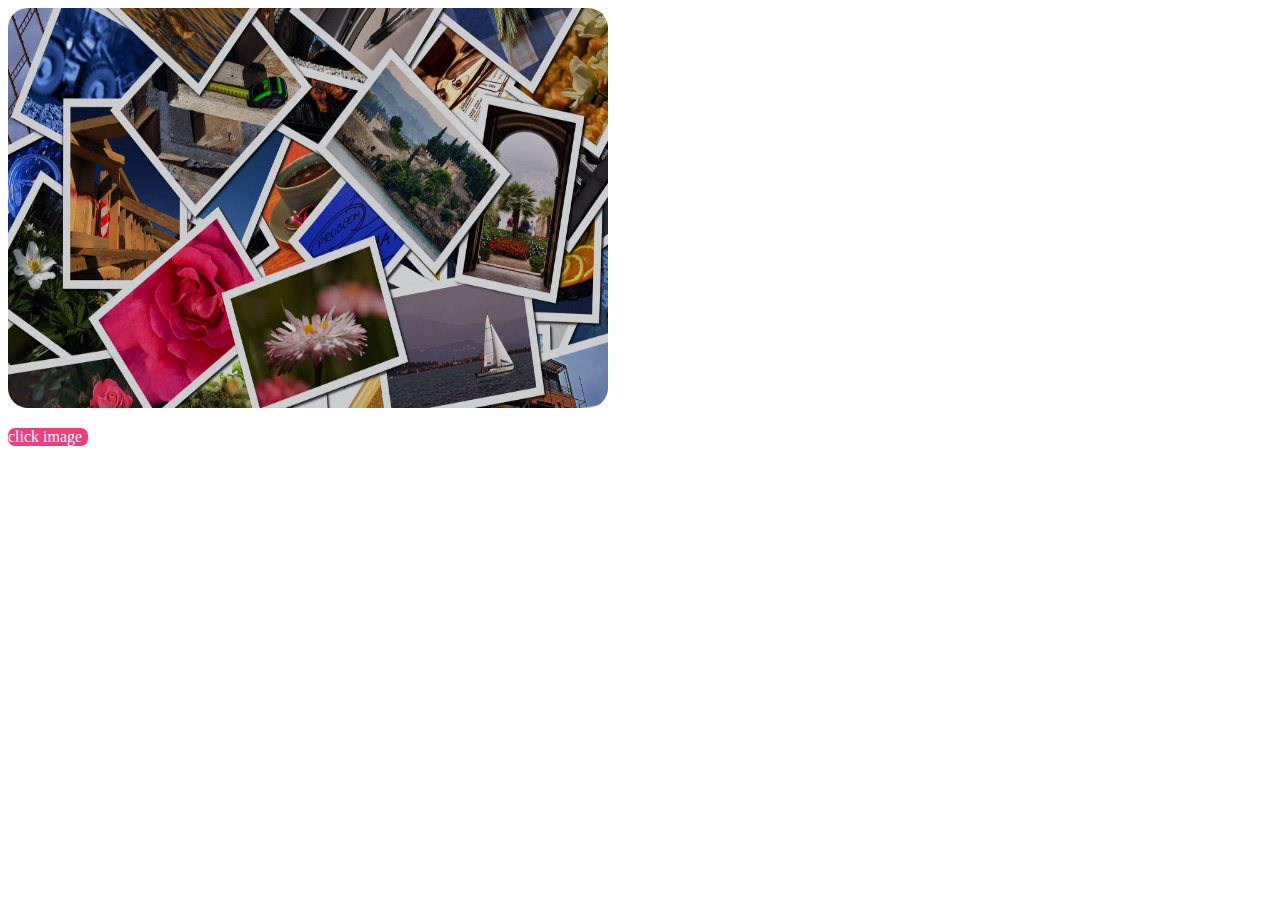
<file: index.html>
<!DOCTYPE html>
<html lang="en">
<head>
    <meta charset="UTF-8">
    <meta name="viewport" content="width=device-width, initial-scale=1.0">
    <title>Document</title>
    <link rel="stylesheet" href="./style.css">
</head>
<body>
    <div>
        <a href="https://www.google.com/imgres?imgurl=https%3A%2F%2Fsearchengineland.com%2Fwp-content%2Fseloads%2F2014%2F08%2Fphotos-images-pictures-ss-1920.jpg&tbnid=xKA9q9o7hJ-mrM&vet=1&imgrefurl=https%3A%2F%2Fsearchengineland.com%2Fimage-optimization-fact-future-238302&docid=8tIpYMxvd31hoM&w=1920&h=1080&hl=en-GB&source=sh%2Fx%2Fim%2Fm1%2F4&kgs=29a2bd1a0c91faa6">
        <img src="./img/photos-images-pictures-ss-1920.jpg" alt="image">
    </a>
    <p>click image</p>
    </div>
</body>
</html>
</file>
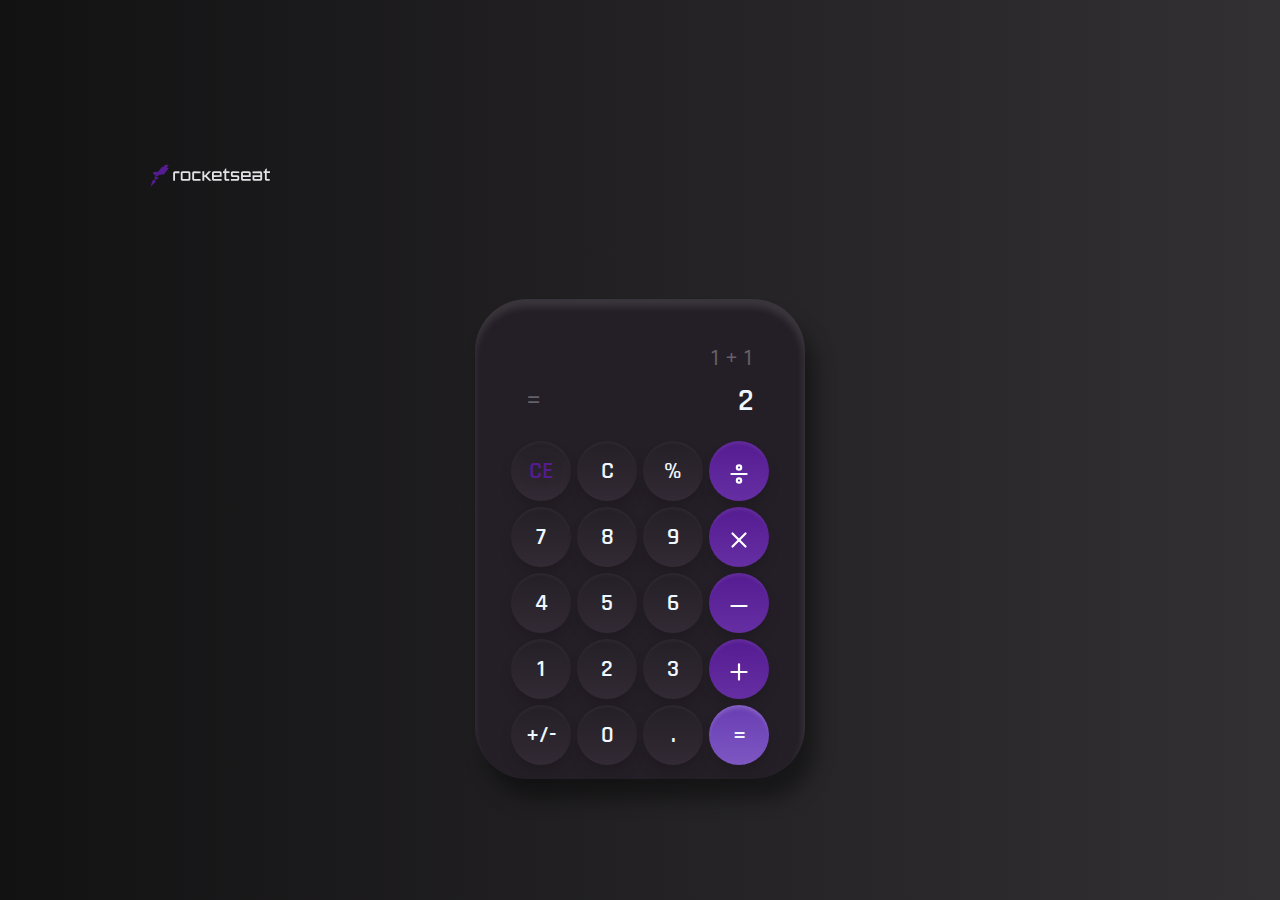
<file: calindex.html>
<!DOCTYPE html>
<html lang="en">
<head>
    <meta charset="UTF-8">
    <meta name="viewport" content="width=device-width, initial-scale=1.0">
    <title>calculadora</title>
    <link rel="stylesheet" href="./calstyle.css">
   <link rel="preconnect" href="https://fonts.googleapis.com">
    <link rel="preconnect" href="https://fonts.googleapis.com">
    <link rel="preconnect" href="https://fonts.gstatic.com" crossorigin>
    <link href="https://fonts.googleapis.com/css2?family=Rajdhani:wght@300;400;500;600;700&display=swap" rel="stylesheet">
    <link rel="preconnect" href="https://fonts.googleapis.com">
    <link rel="preconnect" href="https://fonts.gstatic.com" crossorigin>
    <link href="https://fonts.googleapis.com/css2?family=Poppins:ital,wght@0,100;0,200;0,300;0,400;0,500;0,600;0,700;0,800;0,900;1,100;1,200;1,300;1,400;1,500;1,600;1,700;1,800;1,900&display=swap" rel="stylesheet">
    
</head>
<body> 
    <div class="container">
        <div class="captions">
            <div class="logo">
                <svg id="logo1" fill="none" height="90px" viewBox="-.039 -.01539148 180.039 34.06239148" width="200px" xmlns="http://www.w3.org/2000/svg"><path d="m37.504 9.983c-1.514 0-2.763 1.204-2.763 2.723v11.521h2.763v-11.52h6.589v-2.725h-3.293zm23.062 7.096v-4.399c0-1.492-1.222-2.723-2.763-2.723h-8.928c-1.514 0-2.763 1.204-2.763 2.723v8.798c0 1.492 1.222 2.723 2.763 2.723h8.928c1.514 0 2.763-1.205 2.763-2.723zm-2.763 0v4.399h-8.928v-8.798h8.928zm8.29-7.096c-1.515 0-2.763 1.204-2.763 2.723v8.798c0 1.492 1.222 2.723 2.763 2.723l9.724-.13v-2.593h-9.724v-8.798h9.724v-2.592zm25.562 0h-3.745l-5.473 5.734h-1.09v-5.734h-2.763v14.218h2.763v-5.76h1.593l5.686 5.76h3.8l-7.307-7.436zm4.116 11.495v-3.038l11.691-.13v-5.63c0-1.493-1.223-2.723-2.764-2.723h-8.927c-1.514 0-2.763 1.204-2.763 2.723v8.798c0 1.492 1.222 2.723 2.763 2.723l11.691-.131v-2.592zm0-8.798h8.927v3.037h-8.927zm18.625-6.86h-1.062l-1.701 2.069v2.068h-2.099v2.723l2.099-.026v8.824c0 1.493 1.222 2.723 2.763 2.723l4.464-.13v-2.593h-4.464v-8.85l4.863-.079v-2.592h-4.863zm19.423 12.62c0-1.492-1.222-2.723-2.763-2.723h-6.962v-3.037h9.725v-2.592l-9.725-.131c-1.514 0-2.763 1.204-2.763 2.723v3.037c0 1.493 1.222 2.723 2.763 2.723h6.962v3.038h-9.725v2.592l9.725.13c1.514 0 2.763-1.204 2.763-2.722zm14.427-8.457h-8.928c-1.514 0-2.763 1.204-2.763 2.723v8.798c0 1.492 1.222 2.723 2.763 2.723l11.691-.13v-2.593h-11.691v-3.037l11.691-.131v-5.63c0-1.519-1.222-2.723-2.763-2.723zm0 5.734h-8.928v-3.037h8.928zm17.217-5.734-11.691.13v2.593h11.691v3.037l-11.691.131v5.63c0 1.492 1.222 2.723 2.763 2.723h8.928c1.514 0 2.763-1.204 2.763-2.723v-8.798a2.759 2.759 0 0 0 -2.763-2.723zm0 11.495h-8.928v-3.038h8.928zm9.675-8.85 4.862-.079v-2.592h-4.862v-4.163h-1.063l-1.701 2.068v2.069h-2.099v2.723l2.099-.026v8.824c0 1.492 1.223 2.723 2.764 2.723l4.463-.131v-2.592h-4.463z" fill="#e1e1e6"/><path d="m27.435.662-4.49-.655a.389.389 0 0 0 -.32.079l-1.912 2.46a.593.593 0 0 0 -.107.55c.053.184-.106.341-.292.315l-1.568-.34a.657.657 0 0 0 -.664.235l-6.217 7.855c-.106.157-.319.21-.505.131l-2.365-1.047a.62.62 0 0 0 -.637.052l-1.196.812a.669.669 0 0 1 -.664.052l-.585-.288a.666.666 0 0 0 -.93.42l-.425 1.858c-.106.445.08.89.479 1.126l.903.55 2.896 1.754 1.408.864c.399.236.904.184 1.249-.104l2.365-2.043c.186-.157.478-.21.69-.078l.718.366a.61.61 0 0 0 .717-.104l1.196-1.1a.617.617 0 0 1 .69-.105l1.78.812c.266.13.585.052.771-.183l.824-1.048 6.244-7.881a.636.636 0 0 0 -.372-1.021l-1.382-.314c-.292-.053-.425-.42-.212-.629l2.152-2.644c.212-.315.08-.655-.24-.707zm-20.592 15.867c-.133-.079-.266.052-.213.183l.664 1.728c.054.131.054.262.027.393l-.585 2.252c-.026.157.027.314.133.393l1.674 1.283c.16.105.372.105.505-.026l1.754-1.52c.106-.078.239-.13.345-.156l1.993-.21c.133-.026.186-.21.053-.288zm-.585 5.813a.43.43 0 0 0 -.398-.052l-1.408.68c-.08.026-.133.105-.186.184l-3.003 7.305v.052c.027.026.053.053.107.053l.69-.262h.08c.027.026.053.078.027.104l-2.153 3.484c-.053.078.054.157.107.078l7.785-7.698a.496.496 0 0 0 .133-.261l.159-1.99a.43.43 0 0 0 -.133-.315z" fill="#551c91"/></svg>

            </div>
            <p class="caltext">Calculadora</p>
            <p class="destext"> Desafio 05</p>
            <div class="comment">
                <span class="brase">{</span>#boraCodar<span class="brase">}</span>
            </div>
        </div>
        <div class="caption2">
            <svg id="logo2" fill="none" height="90px" viewBox="-.039 -.01539148 180.039 34.06239148" width="200px" xmlns="http://www.w3.org/2000/svg"><path d="m37.504 9.983c-1.514 0-2.763 1.204-2.763 2.723v11.521h2.763v-11.52h6.589v-2.725h-3.293zm23.062 7.096v-4.399c0-1.492-1.222-2.723-2.763-2.723h-8.928c-1.514 0-2.763 1.204-2.763 2.723v8.798c0 1.492 1.222 2.723 2.763 2.723h8.928c1.514 0 2.763-1.205 2.763-2.723zm-2.763 0v4.399h-8.928v-8.798h8.928zm8.29-7.096c-1.515 0-2.763 1.204-2.763 2.723v8.798c0 1.492 1.222 2.723 2.763 2.723l9.724-.13v-2.593h-9.724v-8.798h9.724v-2.592zm25.562 0h-3.745l-5.473 5.734h-1.09v-5.734h-2.763v14.218h2.763v-5.76h1.593l5.686 5.76h3.8l-7.307-7.436zm4.116 11.495v-3.038l11.691-.13v-5.63c0-1.493-1.223-2.723-2.764-2.723h-8.927c-1.514 0-2.763 1.204-2.763 2.723v8.798c0 1.492 1.222 2.723 2.763 2.723l11.691-.131v-2.592zm0-8.798h8.927v3.037h-8.927zm18.625-6.86h-1.062l-1.701 2.069v2.068h-2.099v2.723l2.099-.026v8.824c0 1.493 1.222 2.723 2.763 2.723l4.464-.13v-2.593h-4.464v-8.85l4.863-.079v-2.592h-4.863zm19.423 12.62c0-1.492-1.222-2.723-2.763-2.723h-6.962v-3.037h9.725v-2.592l-9.725-.131c-1.514 0-2.763 1.204-2.763 2.723v3.037c0 1.493 1.222 2.723 2.763 2.723h6.962v3.038h-9.725v2.592l9.725.13c1.514 0 2.763-1.204 2.763-2.722zm14.427-8.457h-8.928c-1.514 0-2.763 1.204-2.763 2.723v8.798c0 1.492 1.222 2.723 2.763 2.723l11.691-.13v-2.593h-11.691v-3.037l11.691-.131v-5.63c0-1.519-1.222-2.723-2.763-2.723zm0 5.734h-8.928v-3.037h8.928zm17.217-5.734-11.691.13v2.593h11.691v3.037l-11.691.131v5.63c0 1.492 1.222 2.723 2.763 2.723h8.928c1.514 0 2.763-1.204 2.763-2.723v-8.798a2.759 2.759 0 0 0 -2.763-2.723zm0 11.495h-8.928v-3.038h8.928zm9.675-8.85 4.862-.079v-2.592h-4.862v-4.163h-1.063l-1.701 2.068v2.069h-2.099v2.723l2.099-.026v8.824c0 1.492 1.223 2.723 2.764 2.723l4.463-.131v-2.592h-4.463z" fill="#e1e1e6"/><path d="m27.435.662-4.49-.655a.389.389 0 0 0 -.32.079l-1.912 2.46a.593.593 0 0 0 -.107.55c.053.184-.106.341-.292.315l-1.568-.34a.657.657 0 0 0 -.664.235l-6.217 7.855c-.106.157-.319.21-.505.131l-2.365-1.047a.62.62 0 0 0 -.637.052l-1.196.812a.669.669 0 0 1 -.664.052l-.585-.288a.666.666 0 0 0 -.93.42l-.425 1.858c-.106.445.08.89.479 1.126l.903.55 2.896 1.754 1.408.864c.399.236.904.184 1.249-.104l2.365-2.043c.186-.157.478-.21.69-.078l.718.366a.61.61 0 0 0 .717-.104l1.196-1.1a.617.617 0 0 1 .69-.105l1.78.812c.266.13.585.052.771-.183l.824-1.048 6.244-7.881a.636.636 0 0 0 -.372-1.021l-1.382-.314c-.292-.053-.425-.42-.212-.629l2.152-2.644c.212-.315.08-.655-.24-.707zm-20.592 15.867c-.133-.079-.266.052-.213.183l.664 1.728c.054.131.054.262.027.393l-.585 2.252c-.026.157.027.314.133.393l1.674 1.283c.16.105.372.105.505-.026l1.754-1.52c.106-.078.239-.13.345-.156l1.993-.21c.133-.026.186-.21.053-.288zm-.585 5.813a.43.43 0 0 0 -.398-.052l-1.408.68c-.08.026-.133.105-.186.184l-3.003 7.305v.052c.027.026.053.053.107.053l.69-.262h.08c.027.026.053.078.027.104l-2.153 3.484c-.053.078.054.157.107.078l7.785-7.698a.496.496 0 0 0 .133-.261l.159-1.99a.43.43 0 0 0 -.133-.315z" fill="#551c91"/></svg>
            <p class="caltext1">Calculadora</p>
        </div>
        <div class="backcal"></div>
        <div id="logo3">
            <svg id="logo2" fill="none" height="50px" viewBox="-.039 -.01539148 180.039 34.06239148" width="120px" xmlns="http://www.w3.org/2000/svg"><path d="m37.504 9.983c-1.514 0-2.763 1.204-2.763 2.723v11.521h2.763v-11.52h6.589v-2.725h-3.293zm23.062 7.096v-4.399c0-1.492-1.222-2.723-2.763-2.723h-8.928c-1.514 0-2.763 1.204-2.763 2.723v8.798c0 1.492 1.222 2.723 2.763 2.723h8.928c1.514 0 2.763-1.205 2.763-2.723zm-2.763 0v4.399h-8.928v-8.798h8.928zm8.29-7.096c-1.515 0-2.763 1.204-2.763 2.723v8.798c0 1.492 1.222 2.723 2.763 2.723l9.724-.13v-2.593h-9.724v-8.798h9.724v-2.592zm25.562 0h-3.745l-5.473 5.734h-1.09v-5.734h-2.763v14.218h2.763v-5.76h1.593l5.686 5.76h3.8l-7.307-7.436zm4.116 11.495v-3.038l11.691-.13v-5.63c0-1.493-1.223-2.723-2.764-2.723h-8.927c-1.514 0-2.763 1.204-2.763 2.723v8.798c0 1.492 1.222 2.723 2.763 2.723l11.691-.131v-2.592zm0-8.798h8.927v3.037h-8.927zm18.625-6.86h-1.062l-1.701 2.069v2.068h-2.099v2.723l2.099-.026v8.824c0 1.493 1.222 2.723 2.763 2.723l4.464-.13v-2.593h-4.464v-8.85l4.863-.079v-2.592h-4.863zm19.423 12.62c0-1.492-1.222-2.723-2.763-2.723h-6.962v-3.037h9.725v-2.592l-9.725-.131c-1.514 0-2.763 1.204-2.763 2.723v3.037c0 1.493 1.222 2.723 2.763 2.723h6.962v3.038h-9.725v2.592l9.725.13c1.514 0 2.763-1.204 2.763-2.722zm14.427-8.457h-8.928c-1.514 0-2.763 1.204-2.763 2.723v8.798c0 1.492 1.222 2.723 2.763 2.723l11.691-.13v-2.593h-11.691v-3.037l11.691-.131v-5.63c0-1.519-1.222-2.723-2.763-2.723zm0 5.734h-8.928v-3.037h8.928zm17.217-5.734-11.691.13v2.593h11.691v3.037l-11.691.131v5.63c0 1.492 1.222 2.723 2.763 2.723h8.928c1.514 0 2.763-1.204 2.763-2.723v-8.798a2.759 2.759 0 0 0 -2.763-2.723zm0 11.495h-8.928v-3.038h8.928zm9.675-8.85 4.862-.079v-2.592h-4.862v-4.163h-1.063l-1.701 2.068v2.069h-2.099v2.723l2.099-.026v8.824c0 1.492 1.223 2.723 2.764 2.723l4.463-.131v-2.592h-4.463z" fill="#e1e1e6"/><path d="m27.435.662-4.49-.655a.389.389 0 0 0 -.32.079l-1.912 2.46a.593.593 0 0 0 -.107.55c.053.184-.106.341-.292.315l-1.568-.34a.657.657 0 0 0 -.664.235l-6.217 7.855c-.106.157-.319.21-.505.131l-2.365-1.047a.62.62 0 0 0 -.637.052l-1.196.812a.669.669 0 0 1 -.664.052l-.585-.288a.666.666 0 0 0 -.93.42l-.425 1.858c-.106.445.08.89.479 1.126l.903.55 2.896 1.754 1.408.864c.399.236.904.184 1.249-.104l2.365-2.043c.186-.157.478-.21.69-.078l.718.366a.61.61 0 0 0 .717-.104l1.196-1.1a.617.617 0 0 1 .69-.105l1.78.812c.266.13.585.052.771-.183l.824-1.048 6.244-7.881a.636.636 0 0 0 -.372-1.021l-1.382-.314c-.292-.053-.425-.42-.212-.629l2.152-2.644c.212-.315.08-.655-.24-.707zm-20.592 15.867c-.133-.079-.266.052-.213.183l.664 1.728c.054.131.054.262.027.393l-.585 2.252c-.026.157.027.314.133.393l1.674 1.283c.16.105.372.105.505-.026l1.754-1.52c.106-.078.239-.13.345-.156l1.993-.21c.133-.026.186-.21.053-.288zm-.585 5.813a.43.43 0 0 0 -.398-.052l-1.408.68c-.08.026-.133.105-.186.184l-3.003 7.305v.052c.027.026.053.053.107.053l.69-.262h.08c.027.026.053.078.027.104l-2.153 3.484c-.053.078.054.157.107.078l7.785-7.698a.496.496 0 0 0 .133-.261l.159-1.99a.43.43 0 0 0 -.133-.315z" fill="#551c91"/></svg>
        </div>
        <div class="calculadora">
            
            <div class="sum">
                <span id="sumtext">1 + 1</span>
            </div>
            <div class="result">
                <p class="equal">=</p>
                <p class="num">2</p>
            </div>
            <button class="CE" type=" submit">CE</button>
            <button class="button" type="submit">C</button>
            <button class="button" type="submit">%</button>
            <button class="operator" type="submit">
                <svg  class="opicon" xmlns="http://www.w3.org/2000/svg" width="26" height="26" viewBox="0 0 24 24" fill="none" stroke="#ffffff" stroke-width="2" stroke-linecap="round" stroke-linejoin="round" class="feather feather-divide"><circle cx="12" cy="6" r="2"/><circle cx="12" cy="18" r="2"/><line x1="5" y1="12" x2="19" y2="12"/></svg>
            </button>
            <button class="button" type="submit">7</button>
            <button class="button" type="submit">8</button>
            <button class="button" type="submit">9</button>
            <button class="operator" type="submit">
                <svg class="opicon" xmlns="http://www.w3.org/2000/svg" width="26" height="26" viewBox="0 0 24 24" fill="none" stroke="#ffffff" stroke-width="2" stroke-linecap="round" stroke-linejoin="round" class="feather feather-x"><line x1="18" y1="6" x2="6" y2="18"/><line x1="6" y1="6" x2="18" y2="18"/></svg>
            </button>
            <button class="button" type="submit">4</button>
            <button class="button" type="submit">5</button>
            <button class="button" type="submit">6</button>
            <button class="operator" type="submit">
                <svg class="opicon" xmlns="http://www.w3.org/2000/svg" width="26" height="26" viewBox="0 0 24 24" fill="none" stroke="#ffffff" stroke-width="2" stroke-linecap="round" stroke-linejoin="round" class="feather feather-minus"><line x1="5" y1="12" x2="19" y2="12"/></svg>
            </button>
            <button class="button" type="submit">1</button>
            <button class="button" type="submit">2</button>
            <button class="button" type="submit">3</button>
            <button class="operator" type="submit">
                <svg class="opicon" xmlns="http://www.w3.org/2000/svg" width="26" height="26" viewBox="0 0 24 24" fill="none" stroke="#ffffff" stroke-width="2" stroke-linecap="round" stroke-linejoin="round" class="feather feather-plus"><line x1="12" y1="5" x2="12" y2="19"/><line x1="5" y1="12" x2="19" y2="12"/></svg>
            </button>
            <button class="button" type="submit">+/-</button>
            <button class="button" type="submit">0</button>
            <button class="button" type="submit">.</button>
            <button class="last" type="submit">=</button>
        </div>
    </div>
</body>
</html>
</file>
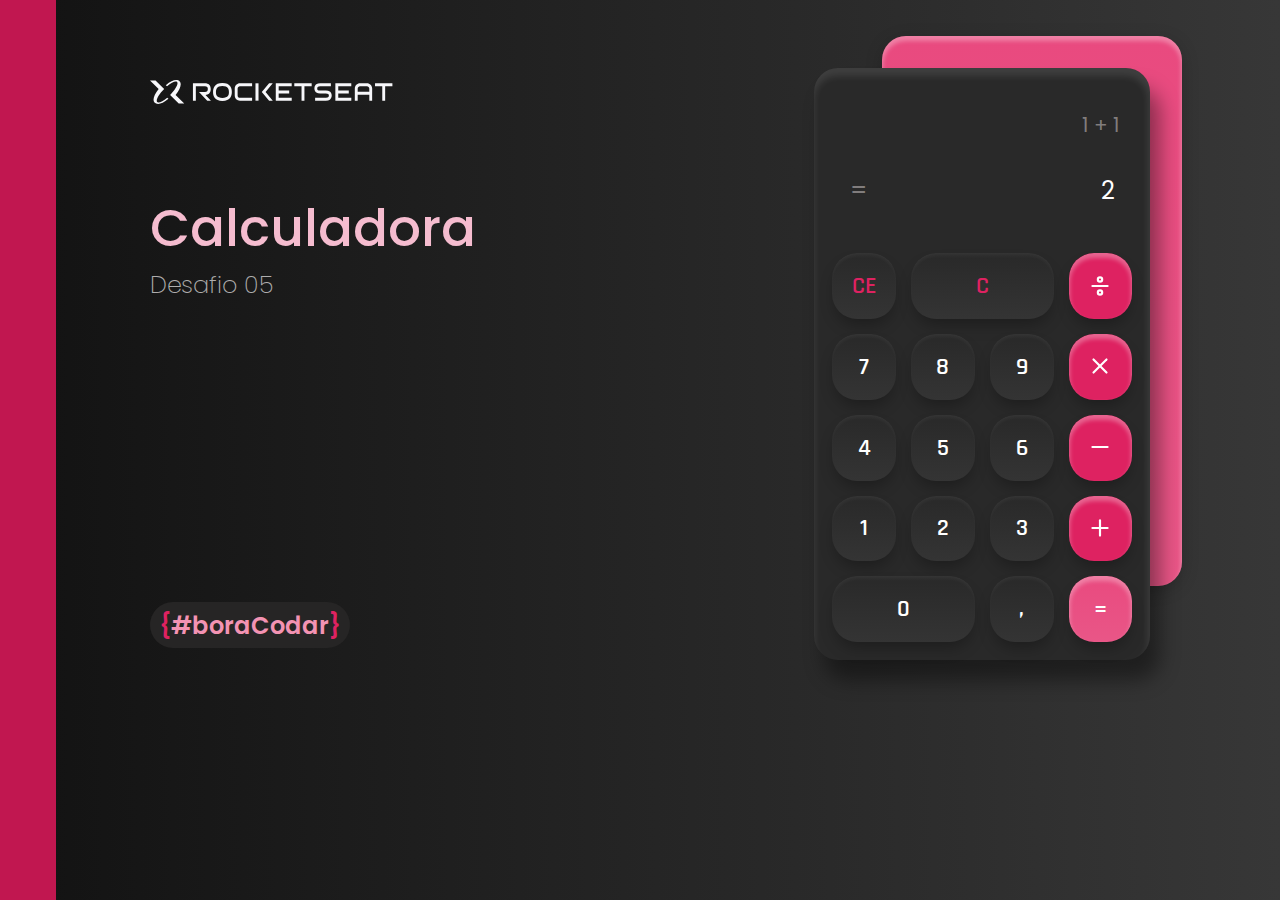
<file: cla2index.html>
<!DOCTYPE html>
<html lang="en">
<head>
    <meta charset="UTF-8">
    <meta name="viewport" content="width=device-width, initial-scale=1.0">
    <title>Document</title>
    <link rel="stylesheet" href="cal2style.css">
    <link rel="preconnect" href="https://fonts.googleapis.com">
    <link rel="preconnect" href="https://fonts.googleapis.com">
    <link rel="preconnect" href="https://fonts.gstatic.com" crossorigin>
    <link href="https://fonts.googleapis.com/css2?family=Rajdhani:wght@300;400;500;600;700&display=swap" rel="stylesheet">
    <link rel="preconnect" href="https://fonts.googleapis.com">
    <link rel="preconnect" href="https://fonts.gstatic.com" crossorigin>
    <link href="https://fonts.googleapis.com/css2?family=Poppins:ital,wght@0,100;0,200;0,300;0,400;0,500;0,600;0,700;0,800;0,900;1,100;1,200;1,300;1,400;1,500;1,600;1,700;1,800;1,900&display=swap" rel="stylesheet">
</head>
<body>
    <div class="container">
        <div class="captions">
            <div class="logo">
                
                <svg width="243" height="24" viewBox="0 0 243 24" fill="none" xmlns="http://www.w3.org/2000/svg">
                <path d="M58.9528 13.6314C60.1351 12.6271 60.7335 11.1032 60.7335 9.10501C60.7335 5.42552 58.6235 3.31555 54.9441 3.31555H42.9365V20.6736H45.8313V6.21028H54.9441C57.0271 6.21028 57.8388 7.02197 57.8388 9.10501C57.8388 11.1881 57.0271 11.9997 54.9441 11.9997H48.991L57.23 20.6736H60.9592L55.5259 14.8758C56.9318 14.7868 58.0831 14.3685 58.9528 13.6293V13.6314Z" fill="#F7F7FA"/>
                <path d="M72.4345 3.12085H72.4283C68.6701 3.12085 65.9907 4.26383 64.4605 6.51253C63.2016 8.36573 63.0566 10.5316 63.0566 11.9997C63.0566 13.4677 63.2016 15.6336 64.4605 17.4868C65.9886 19.7355 68.6701 20.8764 72.4283 20.8785C72.4303 20.8785 72.4324 20.8785 72.4345 20.8785C76.1947 20.8785 78.8783 19.7397 80.4105 17.493C81.6777 15.6357 81.8248 13.4698 81.8248 11.9997C81.8248 10.5295 81.6777 8.36366 80.4105 6.50631C78.8762 4.25969 76.1927 3.12085 72.4324 3.12085H72.4345ZM78.021 15.8593C77.0603 17.2673 75.1801 17.9817 72.4345 17.9817H72.4283C69.6868 17.9817 67.8108 17.2653 66.8542 15.8572C66.0528 14.6791 65.9493 13.1758 65.9493 11.9976C65.9493 10.8194 66.0528 9.31614 66.8542 8.13796C67.8108 6.72994 69.6868 6.01558 72.4283 6.01351H72.4324C75.1781 6.01351 77.0582 6.72788 78.0189 8.1359C78.8244 9.31823 78.928 10.8194 78.928 11.9976C78.928 13.1758 78.8244 14.677 78.0189 15.8593H78.021Z" fill="#F7F7FA"/>
                <path d="M179.798 11.6C178.821 10.925 177.492 10.5834 175.844 10.5834H170.274C167.474 10.5834 167.24 9.44661 167.24 8.38231C167.24 7.31801 167.474 6.18124 170.274 6.18124H180.89V3.34656H170.274C168.627 3.34656 167.296 3.6882 166.319 4.36323C165.445 4.96785 164.403 6.15432 164.403 8.38231C164.403 10.6103 165.445 11.7968 166.319 12.4014C167.296 13.0764 168.625 13.418 170.274 13.418H175.844C176.889 13.418 177.699 13.5961 178.185 13.9316C178.484 14.1366 178.877 14.5362 178.877 15.6191C178.877 16.7021 178.643 17.8202 175.844 17.8202H165.118V20.6549H175.844C177.49 20.6549 178.821 20.3132 179.798 19.6382C180.672 19.0336 181.714 17.8471 181.714 15.6191C181.714 13.3911 180.672 12.2047 179.798 11.6Z" fill="#F7F7FA"/>
                <path d="M128.673 13.4367H139.19V10.542H128.673V6.1999H141.699V3.30518H125.778V20.6735H141.724V17.7788H128.673V13.4367Z" fill="#F7F7FA"/>
                <path d="M188.257 13.4367H198.776V10.542H188.257V6.1999H201.285V3.30518H185.362V20.6735H201.308V17.7788H188.257V13.4367Z" fill="#F7F7FA"/>
                <path d="M144.304 6.16879H151.541V20.6838H154.437V6.16879H161.674V3.33411H144.304V6.16879Z" fill="#F7F7FA"/>
                <path d="M242.391 3.33411H225.021V6.16879H232.259V20.6838H235.154V6.16879H242.391V3.33411Z" fill="#F7F7FA"/>
                <path d="M122.759 3.34448H119.112L111.78 11.9997L119.121 20.6735H122.79L115.561 11.9976L122.759 3.34448Z" fill="#F7F7FA"/>
                <path d="M108.517 3.30518H105.478V20.6735H108.517V3.30518Z" fill="#F7F7FA"/>
                <path d="M216.964 3.32166H210.017C207.149 3.32166 204.817 5.65317 204.817 8.52098V20.6797H207.689V14.7101H219.31V20.6797H222.144V13.4946C222.155 13.4221 222.163 13.3497 222.163 13.2751V8.52098C222.163 5.65317 219.831 3.32166 216.964 3.32166ZM219.291 11.8381H207.689V8.52098C207.689 7.2372 208.733 6.19361 210.017 6.19361H216.964C218.247 6.19361 219.291 7.2372 219.291 8.52098V11.8381Z" fill="#F7F7FA"/>
                <path d="M84.7383 8.52513V15.4721C84.7383 18.3399 87.0698 20.6714 89.9376 20.6714H102.096V17.7995H89.9376C88.6538 17.7995 87.6102 16.7559 87.6102 15.4721V8.52513C87.6102 7.24135 88.6538 6.19776 89.9376 6.19776H102.096V3.32581H89.9376C87.0698 3.32581 84.7383 5.65732 84.7383 8.52513Z" fill="#F7F7FA"/>
                <path d="M18.4596 18.87C11.7239 24.6242 6.94072 25.0301 4.49118 22.5785C2.2342 20.3215 4.10604 14.6604 8.66762 9.06972L0 0.404175H5.53891L14.1486 9.01382C8.71524 14.4803 5.5472 20.3008 7.18506 21.9386C8.54131 23.297 12.7157 21.4148 17.2193 17.6297L18.4596 18.87Z" fill="#F7F7FA"/>
                <path d="M34.2605 23.5951H28.7216L20.1119 14.9855C25.5452 9.52109 28.7133 3.69851 27.0775 2.06272C25.7212 0.70439 21.5427 2.58866 17.0391 6.37375L15.7988 5.13345C22.5366 -0.622874 27.3218 -1.0308 29.7714 1.42082C32.0284 3.67779 30.1586 9.33888 25.5949 14.9296L34.2626 23.5951H34.2605Z" fill="#F7F7FA"/>
                </svg>



            </div>
            <p class="caltext">Calculadora</p>
            <p class="destext"> Desafio 05</p>
            <div class="comment">
                <span class="brase">{</span>#boraCodar<span class="brase">}</span>
            </div>
        </div>
        <div class="logo1">
                
                <svg  fill="none" height="70px" viewBox="-.039 -.01539148 180.039 34.06239148" width="120px" xmlns="http://www.w3.org/2000/svg"><path d="m37.504 9.983c-1.514 0-2.763 1.204-2.763 2.723v11.521h2.763v-11.52h6.589v-2.725h-3.293zm23.062 7.096v-4.399c0-1.492-1.222-2.723-2.763-2.723h-8.928c-1.514 0-2.763 1.204-2.763 2.723v8.798c0 1.492 1.222 2.723 2.763 2.723h8.928c1.514 0 2.763-1.205 2.763-2.723zm-2.763 0v4.399h-8.928v-8.798h8.928zm8.29-7.096c-1.515 0-2.763 1.204-2.763 2.723v8.798c0 1.492 1.222 2.723 2.763 2.723l9.724-.13v-2.593h-9.724v-8.798h9.724v-2.592zm25.562 0h-3.745l-5.473 5.734h-1.09v-5.734h-2.763v14.218h2.763v-5.76h1.593l5.686 5.76h3.8l-7.307-7.436zm4.116 11.495v-3.038l11.691-.13v-5.63c0-1.493-1.223-2.723-2.764-2.723h-8.927c-1.514 0-2.763 1.204-2.763 2.723v8.798c0 1.492 1.222 2.723 2.763 2.723l11.691-.131v-2.592zm0-8.798h8.927v3.037h-8.927zm18.625-6.86h-1.062l-1.701 2.069v2.068h-2.099v2.723l2.099-.026v8.824c0 1.493 1.222 2.723 2.763 2.723l4.464-.13v-2.593h-4.464v-8.85l4.863-.079v-2.592h-4.863zm19.423 12.62c0-1.492-1.222-2.723-2.763-2.723h-6.962v-3.037h9.725v-2.592l-9.725-.131c-1.514 0-2.763 1.204-2.763 2.723v3.037c0 1.493 1.222 2.723 2.763 2.723h6.962v3.038h-9.725v2.592l9.725.13c1.514 0 2.763-1.204 2.763-2.722zm14.427-8.457h-8.928c-1.514 0-2.763 1.204-2.763 2.723v8.798c0 1.492 1.222 2.723 2.763 2.723l11.691-.13v-2.593h-11.691v-3.037l11.691-.131v-5.63c0-1.519-1.222-2.723-2.763-2.723zm0 5.734h-8.928v-3.037h8.928zm17.217-5.734-11.691.13v2.593h11.691v3.037l-11.691.131v5.63c0 1.492 1.222 2.723 2.763 2.723h8.928c1.514 0 2.763-1.204 2.763-2.723v-8.798a2.759 2.759 0 0 0 -2.763-2.723zm0 11.495h-8.928v-3.038h8.928zm9.675-8.85 4.862-.079v-2.592h-4.862v-4.163h-1.063l-1.701 2.068v2.069h-2.099v2.723l2.099-.026v8.824c0 1.492 1.223 2.723 2.764 2.723l4.463-.131v-2.592h-4.463z" fill="#e1e1e6"/><path d="m27.435.662-4.49-.655a.389.389 0 0 0 -.32.079l-1.912 2.46a.593.593 0 0 0 -.107.55c.053.184-.106.341-.292.315l-1.568-.34a.657.657 0 0 0 -.664.235l-6.217 7.855c-.106.157-.319.21-.505.131l-2.365-1.047a.62.62 0 0 0 -.637.052l-1.196.812a.669.669 0 0 1 -.664.052l-.585-.288a.666.666 0 0 0 -.93.42l-.425 1.858c-.106.445.08.89.479 1.126l.903.55 2.896 1.754 1.408.864c.399.236.904.184 1.249-.104l2.365-2.043c.186-.157.478-.21.69-.078l.718.366a.61.61 0 0 0 .717-.104l1.196-1.1a.617.617 0 0 1 .69-.105l1.78.812c.266.13.585.052.771-.183l.824-1.048 6.244-7.881a.636.636 0 0 0 -.372-1.021l-1.382-.314c-.292-.053-.425-.42-.212-.629l2.152-2.644c.212-.315.08-.655-.24-.707zm-20.592 15.867c-.133-.079-.266.052-.213.183l.664 1.728c.054.131.054.262.027.393l-.585 2.252c-.026.157.027.314.133.393l1.674 1.283c.16.105.372.105.505-.026l1.754-1.52c.106-.078.239-.13.345-.156l1.993-.21c.133-.026.186-.21.053-.288zm-.585 5.813a.43.43 0 0 0 -.398-.052l-1.408.68c-.08.026-.133.105-.186.184l-3.003 7.305v.052c.027.026.053.053.107.053l.69-.262h.08c.027.026.053.078.027.104l-2.153 3.484c-.053.078.054.157.107.078l7.785-7.698a.496.496 0 0 0 .133-.261l.159-1.99a.43.43 0 0 0 -.133-.315z" fill="#de2261"/></svg>

            </div>
        <div class="tape"></div>
       <div class="wrapper">
         <div class="backcal"></div>
        <div class="calculadora">
            <div class="sum">1 + 1</div>
            <div class="result">
                <span class="equal1">=</span>
                <span class="num">2</span>
            </div>
            <button type="button" class="button ce">CE</button>
            <button type="button" class="button c">C</button>
            <button type="button" class="button op" >
                <svg  class="opicon" xmlns="http://www.w3.org/2000/svg" width="26" height="26" viewBox="0 0 24 24" fill="none" stroke="#ffffff" stroke-width="2" stroke-linecap="round" stroke-linejoin="round" class="feather feather-divide"><circle cx="12" cy="6" r="2"/><circle cx="12" cy="18" r="2"/><line x1="5" y1="12" x2="19" y2="12"/></svg>
            </button>
            <button type="button" class="button number">7</button>
            <button type="button" class="button number">8</button>
            <button type="button" class="button number">9</button>
            <button type="button" class="button op">
                <svg class="opicon" xmlns="http://www.w3.org/2000/svg" width="26" height="26" viewBox="0 0 24 24" fill="none" stroke="#ffffff" stroke-width="2" stroke-linecap="round" stroke-linejoin="round" class="feather feather-x"><line x1="18" y1="6" x2="6" y2="18"/><line x1="6" y1="6" x2="18" y2="18"/></svg>
            </button>
            <button type="button" class="button number">4</button>
            <button type="button" class="button number">5</button>
            <button type="button" class="button number">6</button>
            <button type="button" class="button op">
                <svg class="opicon" xmlns="http://www.w3.org/2000/svg" width="26" height="26" viewBox="0 0 24 24" fill="none" stroke="#ffffff" stroke-width="2" stroke-linecap="round" stroke-linejoin="round" class="feather feather-minus"><line x1="5" y1="12" x2="19" y2="12"/></svg>
            </button>
            <button type="button" class="button number">1</button>
            <button type="button" class="button number">2</button>
            <button type="button" class="button number">3</button>
            <button type="button" class="button op">
                <svg class="opicon" xmlns="http://www.w3.org/2000/svg" width="26" height="26" viewBox="0 0 24 24" fill="none" stroke="#ffffff" stroke-width="2" stroke-linecap="round" stroke-linejoin="round" class="feather feather-plus"><line x1="12" y1="5" x2="12" y2="19"/><line x1="5" y1="12" x2="19" y2="12"/></svg>
            </button>
            <button type="button" class="button zero">0</button>
            <button type="button" class="button num">,</button>
            <button type="button" class="button equal2">=</button>
            
        </div>
       </div>
    </div>
</body>
</html>
</file>
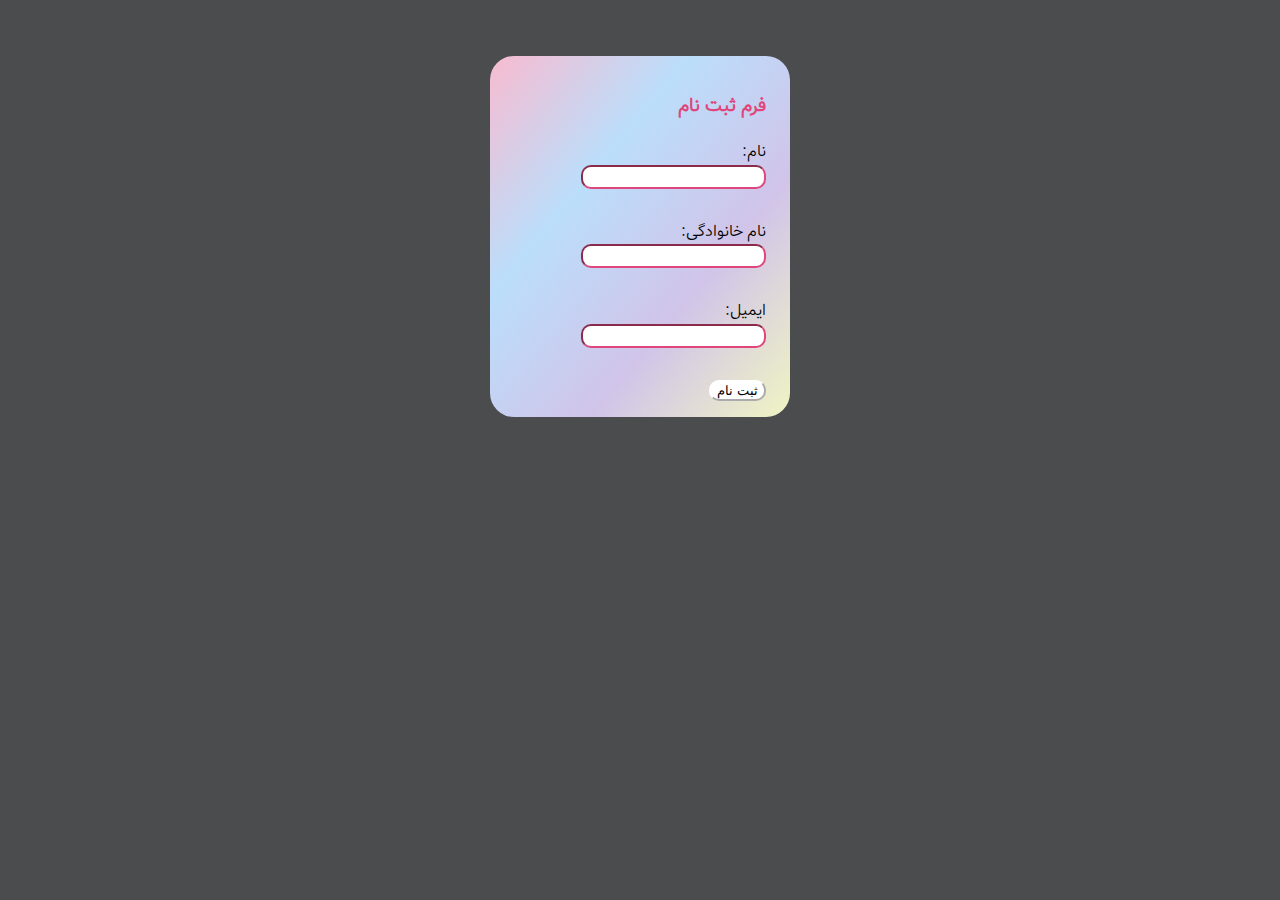
<file: index1.html>
<!DOCTYPE html>
<html lang="fa" dir="rtl">
<html lang="en">

<head>
    <meta charset="UTF-8">
    <meta name="viewport" content="width=device-width, initial-scale=1.0">
    <title>Document</title>
    <link rel="stylesheet" href="./style1.css">
</head>
<body>
    
    <form action="https://www.w3schools.com/action_page.php">
        <h3>فرم ثبت نام</h3>
        <label for="fname" >نام:</lable><br>
        <input type="text" id="fname" name="firstname" required><br>
        <label for="lname"> نام خانوادگی:</lable><br>
        <input type="text" id="lname" name="lastname" required><br>
        <label for="email" >ایمیل:</lable><br>
        <input type="email" id="email" name="Emailaddress" required><br>
        <button type="submit">ثبت نام</button>
        
        
    </form>

</body>
</html>
</file>
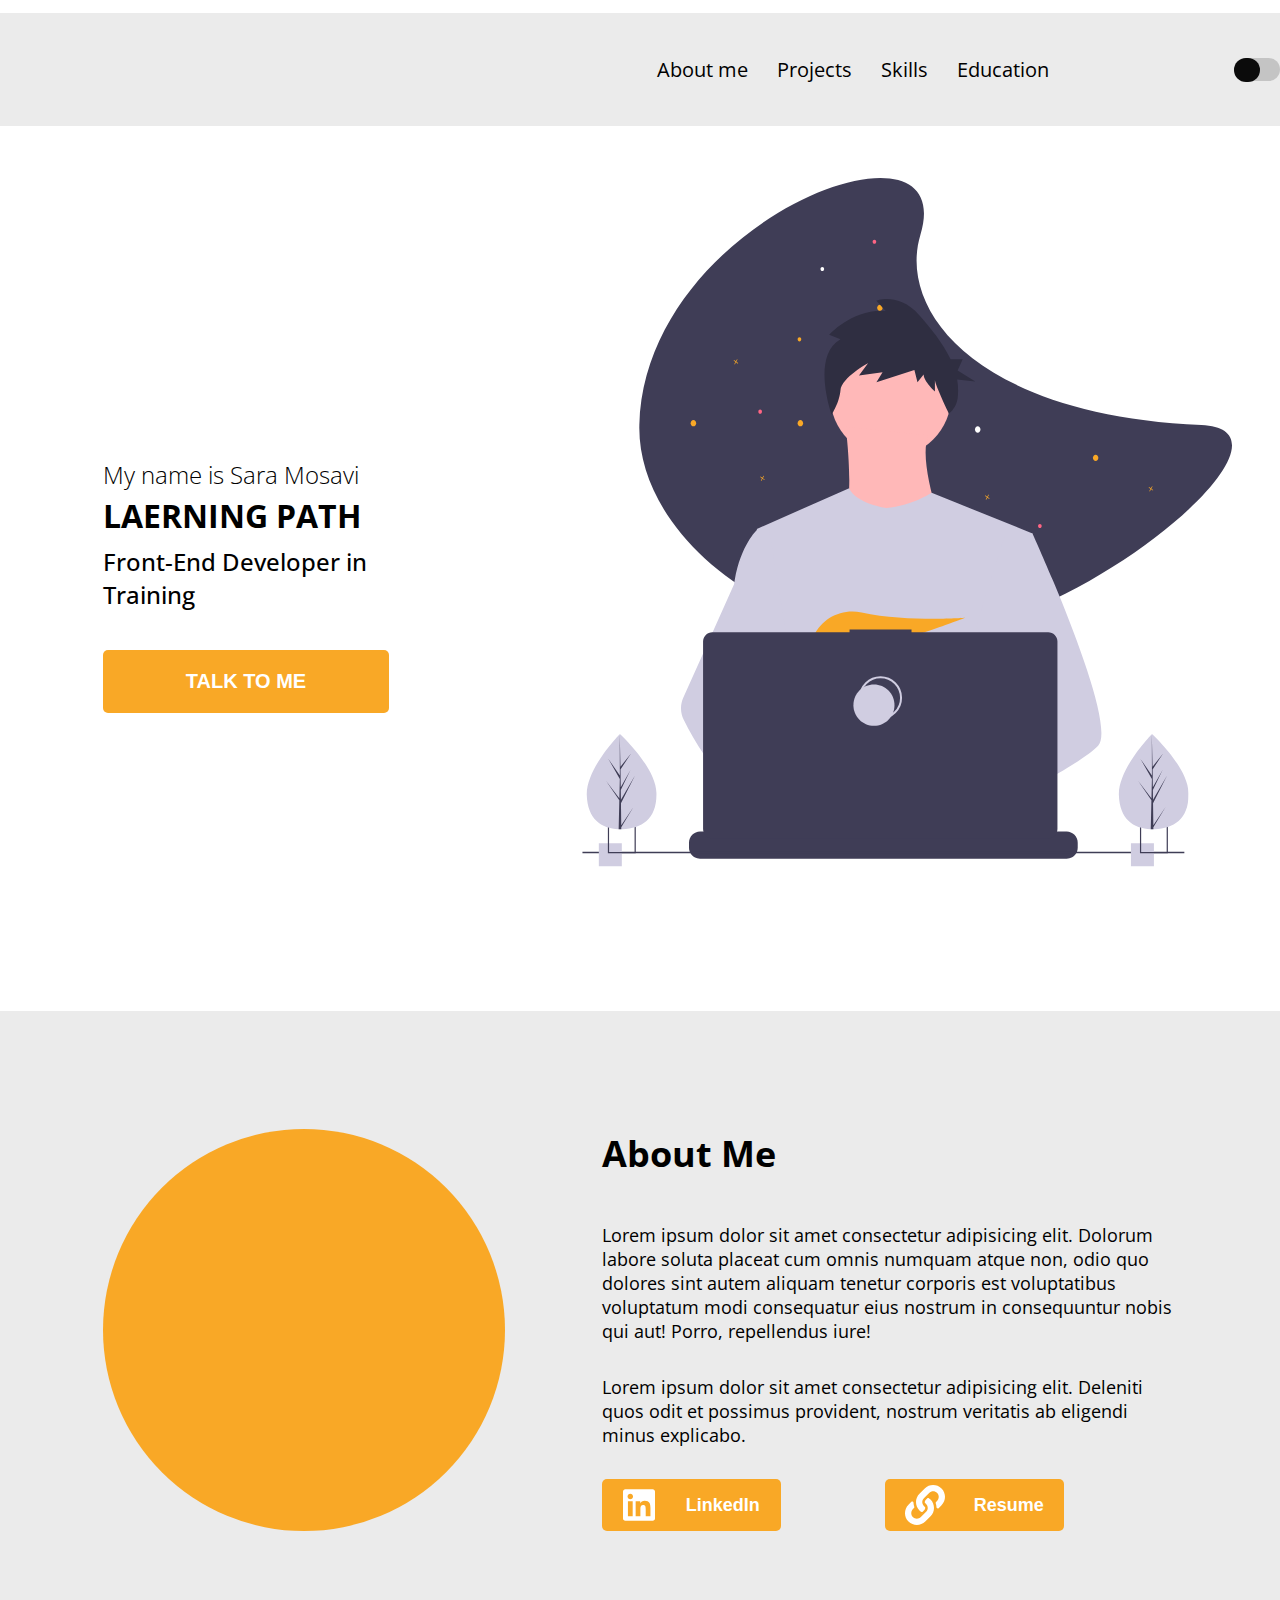
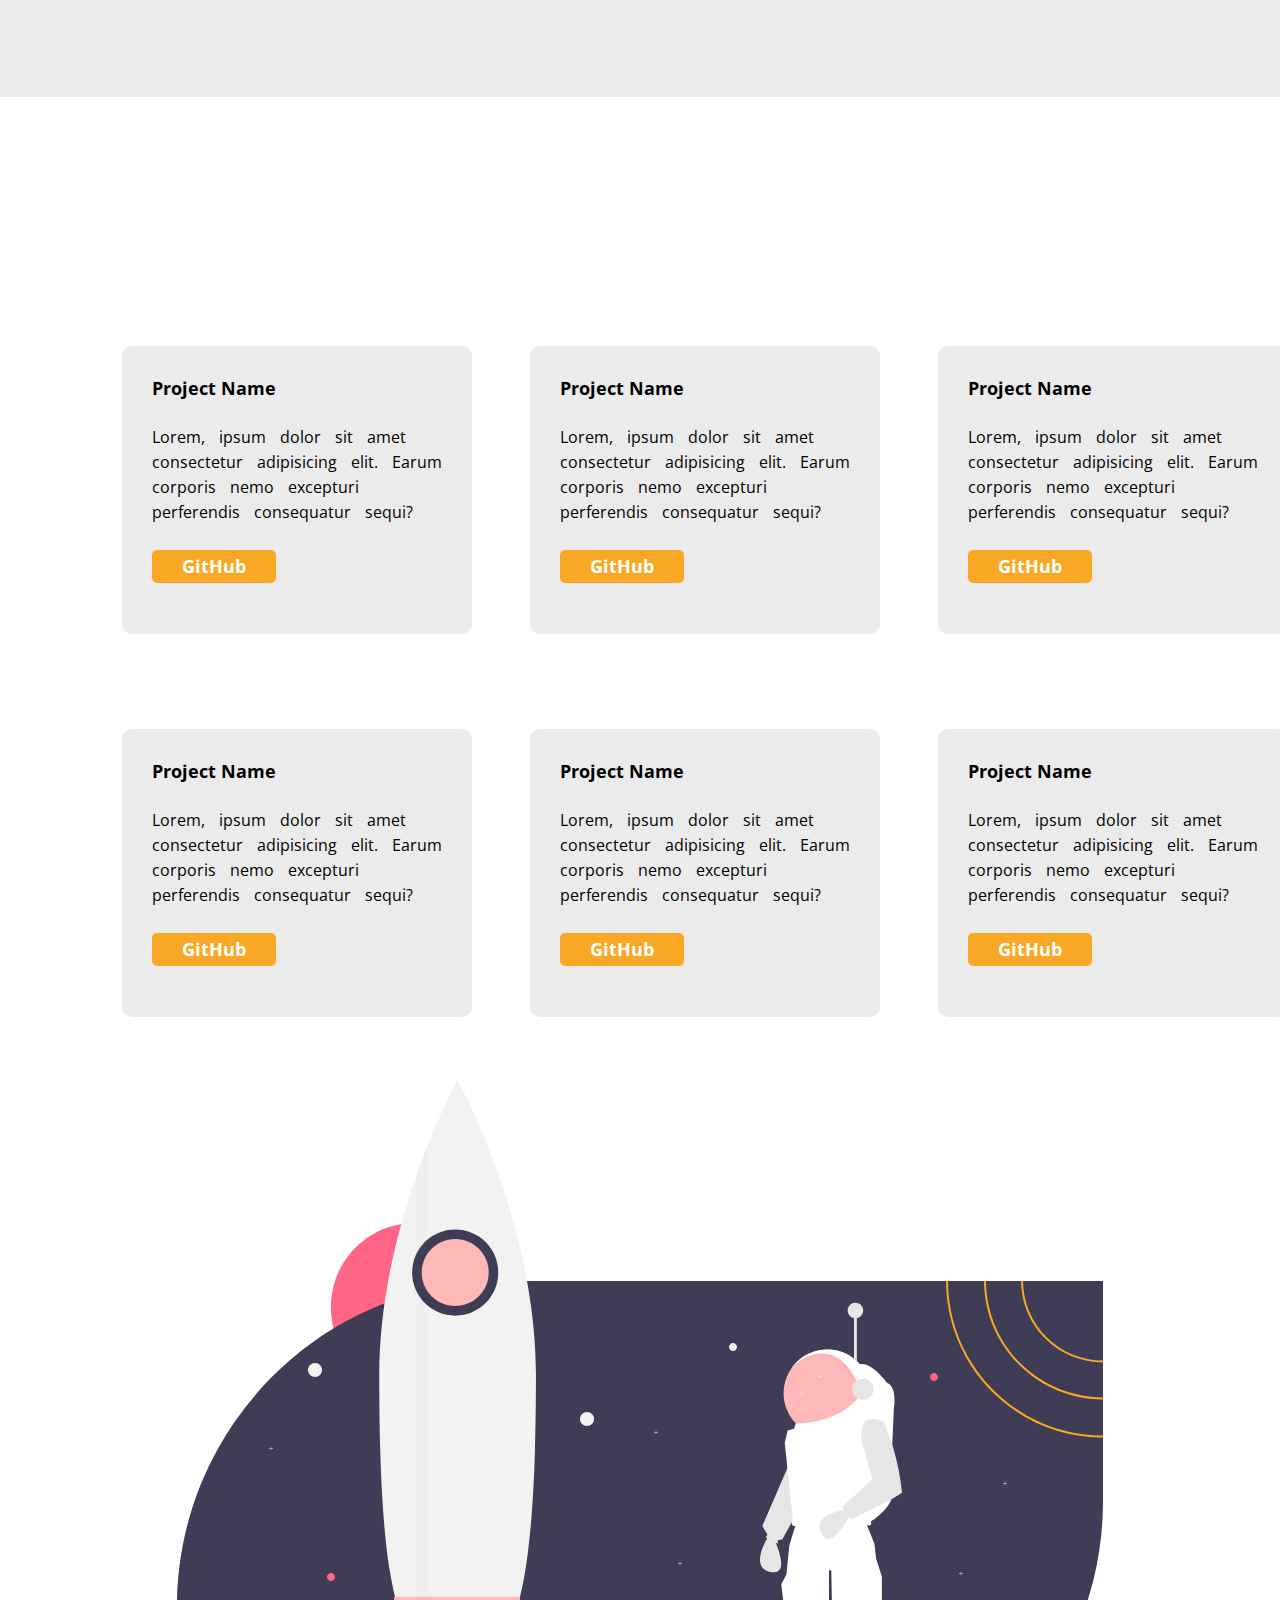
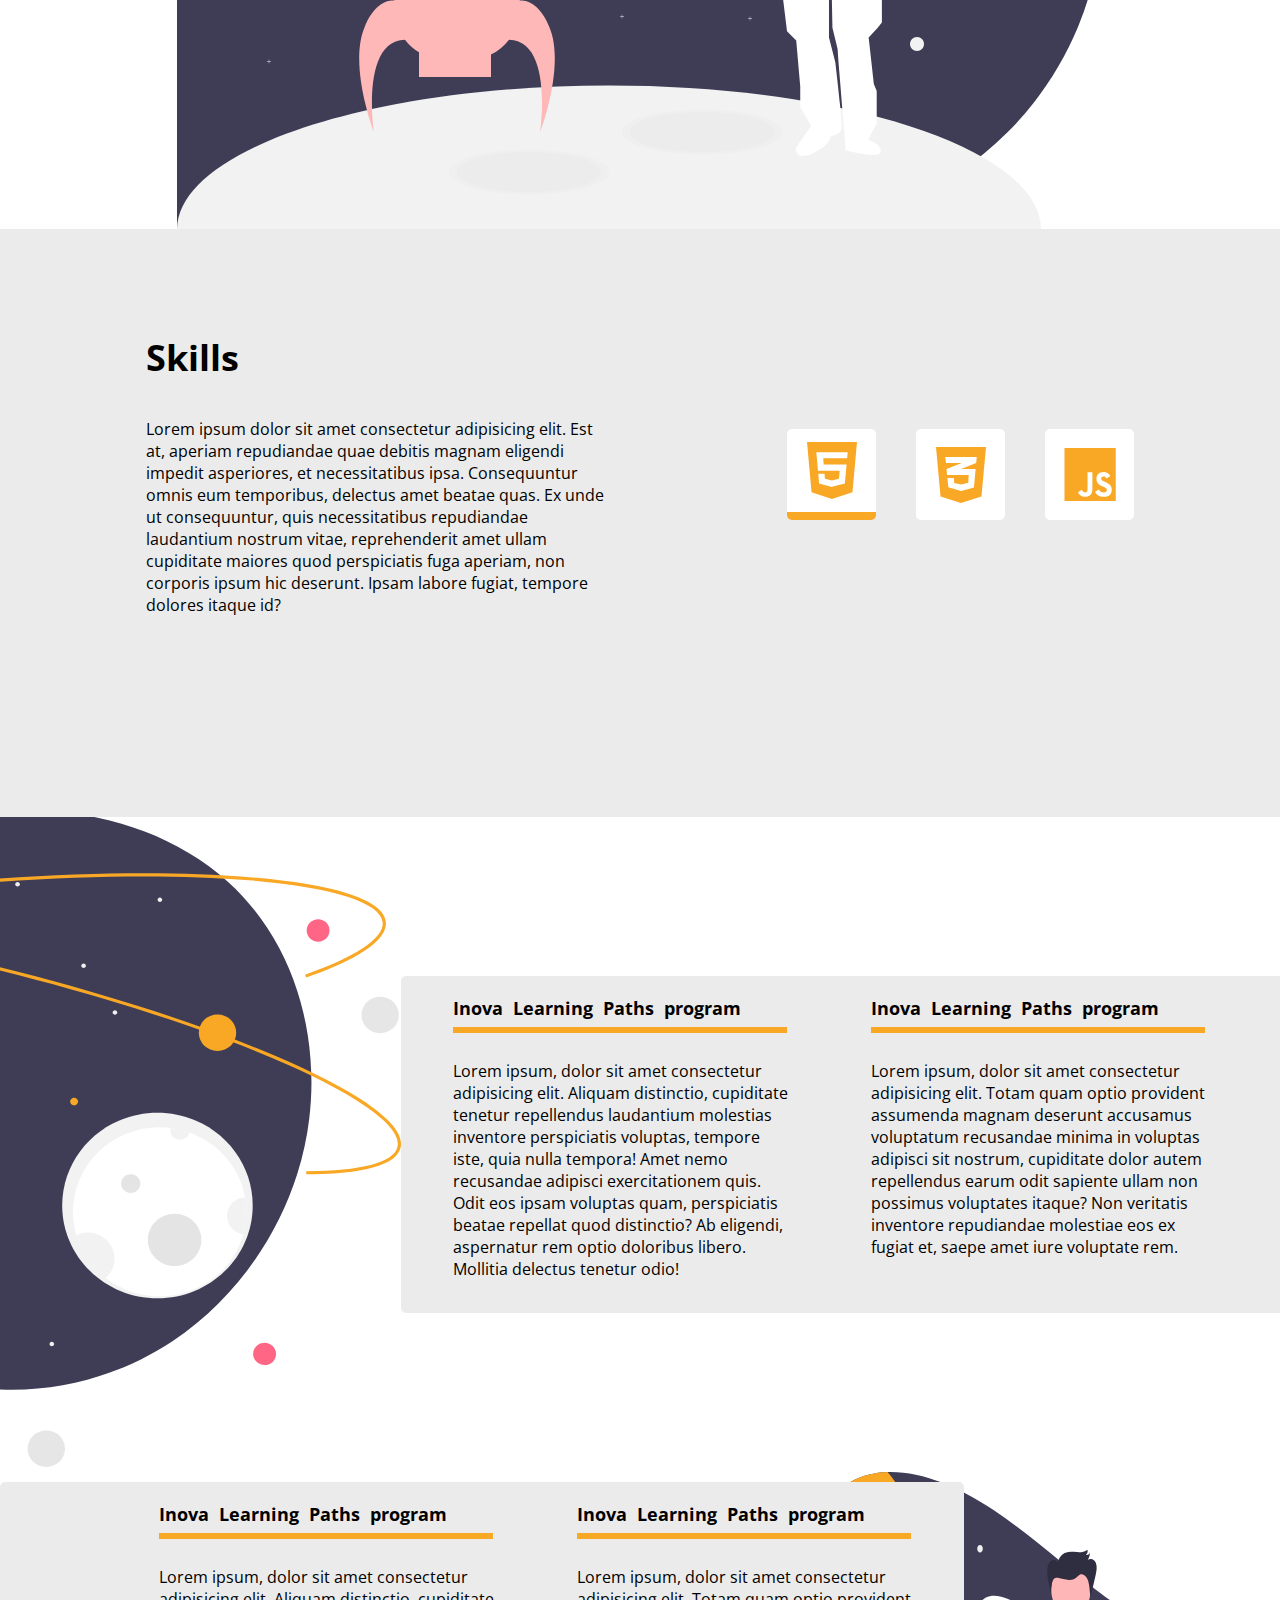
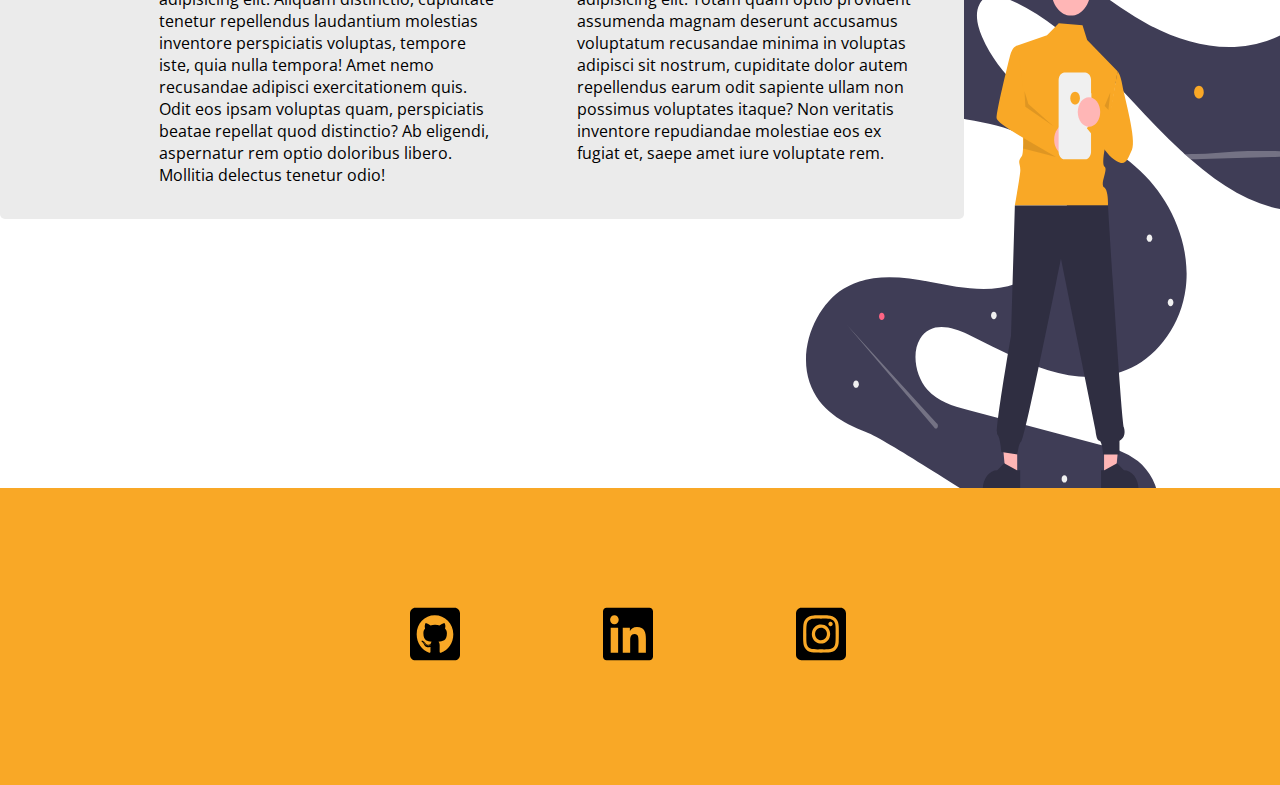
<file: portindex.html>
<!DOCTYPE html>
<html lang="en">

<head>
    <meta charset="UTF-8">
    <meta name="viewport" content="width=device-width, initial-scale=1.0">
    <title>Document</title>
    <link rel="stylesheet" href="./portstyle.css">
    <link rel="preconnect" href="https://fonts.googleapis.com">
    <link rel="preconnect" href="https://fonts.gstatic.com" crossorigin>
    <link href="https://fonts.googleapis.com/css2?family=Open+Sans:ital,wght@0,300..800;1,300..800&display=swap"
        rel="stylesheet">

</head>

<body>
    <div class="cntainer">
        <div class="header">
            <div class="links">
                <a href="#">About me</a>
                <a href="#">Projects</a>
                <a href="#">Skills</a>
                <a href="#">Education</a>
            </div>
            <div class="darkmodebutton">
                <div class="shape1"></div>
                <div class="shape2"></div>
            </div>
            <div class="menoicon">

                <svg width="51" height="41" viewBox="0 0 51 41" fill="none" xmlns="http://www.w3.org/2000/svg">
                    <path
                        d="M1.82149 7.53061H49.1786C50.1846 7.53061 51.0001 6.78142 51.0001 5.85715V1.67347C51.0001 0.749194 50.1846 2.35651e-06 49.1786 2.35651e-06H1.82149C0.815496 2.35651e-06 6.5097e-05 0.749194 6.5097e-05 1.67347V5.85715C6.5097e-05 6.78142 0.815496 7.53061 1.82149 7.53061ZM1.82149 24.2653H49.1786C50.1846 24.2653 51.0001 23.5161 51.0001 22.5918V18.4082C51.0001 17.4839 50.1846 16.7347 49.1786 16.7347H1.82149C0.815496 16.7347 6.5097e-05 17.4839 6.5097e-05 18.4082V22.5918C6.5097e-05 23.5161 0.815496 24.2653 1.82149 24.2653ZM1.82149 41H49.1786C50.1846 41 51.0001 40.2508 51.0001 39.3265V35.1429C51.0001 34.2186 50.1846 33.4694 49.1786 33.4694H1.82149C0.815496 33.4694 6.5097e-05 34.2186 6.5097e-05 35.1429V39.3265C6.5097e-05 40.2508 0.815496 41 1.82149 41Z"
                        fill="#F9A826" />
                </svg>

            </div>

        </div>
        <div class="main">
            <div class="page1">
                <div class="img2-page1">

                    <svg width="302" height="287" viewBox="0 0 302 287" fill="none" xmlns="http://www.w3.org/2000/svg">
                        <g clip-path="url(#clip0_50_690)">
                            <path
                                d="M89.6869 90.4088C88.7981 128.805 133.341 168 188.941 168C244.54 168 333.083 92.3042 291.031 90.4088C210.002 86.7566 182.234 48.1968 190.359 20.8623C204.91 -28.0915 91.4369 14.8072 89.6869 90.4088Z"
                                fill="#3F3D56" />
                            <path
                                d="M165.38 60.4621L164.711 59.9624L165.137 59.1775L164.954 59.0416L164.528 59.8265L163.859 59.3269L163.743 59.5408L164.412 60.0404L163.986 60.8253L164.169 60.9617L164.594 60.1767L165.264 60.676L165.38 60.4621Z"
                                fill="#F9A826" />
                            <path
                                d="M215.157 117.297L214.488 116.797L214.914 116.012L214.731 115.877L214.306 116.661L213.636 116.162L213.52 116.376L214.189 116.875L213.763 117.66L213.946 117.797L214.372 117.012L215.041 117.511L215.157 117.297Z"
                                fill="#F9A826" />
                            <path
                                d="M134.597 110.385L133.928 109.885L134.354 109.1L134.171 108.964L133.745 109.749L133.076 109.25L132.959 109.463L133.629 109.963L133.203 110.748L133.386 110.884L133.811 110.099L134.481 110.599L134.597 110.385Z"
                                fill="#F9A826" />
                            <path
                                d="M194.854 147.251L194.184 146.751L194.61 145.966L194.428 145.83L194.002 146.615L193.333 146.115L193.216 146.329L193.886 146.829L193.46 147.614L193.642 147.75L194.068 146.965L194.737 147.465L194.854 147.251Z"
                                fill="#F9A826" />
                            <path
                                d="M138.854 133.042L138.185 132.542L138.611 131.757L138.428 131.621L138.002 132.406L137.333 131.907L137.217 132.121L137.886 132.62L137.46 133.405L137.643 133.541L138.069 132.757L138.738 133.256L138.854 133.042Z"
                                fill="#F9A826" />
                            <path
                                d="M273.777 114.225L273.108 113.725L273.534 112.94L273.351 112.804L272.925 113.589L272.256 113.09L272.14 113.304L272.809 113.803L272.383 114.588L272.566 114.724L272.991 113.94L273.661 114.439L273.777 114.225Z"
                                fill="#F9A826" />
                            <path
                                d="M125.1 67.7584L124.43 67.2588L124.856 66.4739L124.674 66.338L124.248 67.1229L123.579 66.6233L123.462 66.8372L124.132 67.3368L123.706 68.1217L123.888 68.258L124.314 67.4731L124.984 67.9723L125.1 67.7584Z"
                                fill="#F9A826" />
                            <path
                                d="M181.099 76.3908L180.162 75.6919L180.759 74.5928L180.503 74.4024L179.907 75.501L178.97 74.8017L178.807 75.1017L179.744 75.8006L179.148 76.8996L179.403 77.0905L180 75.9914L180.937 76.6907L181.099 76.3908Z"
                                fill="white" />
                            <path
                                d="M147.369 90.9151C147.911 90.9151 148.351 90.3993 148.351 89.763C148.351 89.1268 147.911 88.611 147.369 88.611C146.826 88.611 146.386 89.1268 146.386 89.763C146.386 90.3993 146.826 90.9151 147.369 90.9151Z"
                                fill="#F9A826" />
                            <path
                                d="M109.053 90.9151C109.596 90.9151 110.036 90.3993 110.036 89.763C110.036 89.1268 109.596 88.611 109.053 88.611C108.511 88.611 108.071 89.1268 108.071 89.763C108.071 90.3993 108.511 90.9151 109.053 90.9151Z"
                                fill="#F9A826" />
                            <path
                                d="M175.86 48.6729C176.402 48.6729 176.842 48.1571 176.842 47.5208C176.842 46.8845 176.402 46.3687 175.86 46.3687C175.317 46.3687 174.877 46.8845 174.877 47.5208C174.877 48.1571 175.317 48.6729 175.86 48.6729Z"
                                fill="#F9A826" />
                            <path
                                d="M166.69 118.949C167.233 118.949 167.672 118.433 167.672 117.796C167.672 117.16 167.233 116.644 166.69 116.644C166.147 116.644 165.708 117.16 165.708 117.796C165.708 118.433 166.147 118.949 166.69 118.949Z"
                                fill="#F9A826" />
                            <path
                                d="M166.035 94.3713C166.397 94.3713 166.69 94.0274 166.69 93.6032C166.69 93.179 166.397 92.8352 166.035 92.8352C165.674 92.8352 165.38 93.179 165.38 93.6032C165.38 94.0274 165.674 94.3713 166.035 94.3713Z"
                                fill="#F9A826" />
                            <path
                                d="M233.169 128.165C233.531 128.165 233.824 127.821 233.824 127.397C233.824 126.973 233.531 126.629 233.169 126.629C232.807 126.629 232.514 126.973 232.514 127.397C232.514 127.821 232.807 128.165 233.169 128.165Z"
                                fill="#FF6584" />
                            <path
                                d="M132.96 86.3068C133.321 86.3068 133.615 85.963 133.615 85.5388C133.615 85.1146 133.321 84.7708 132.96 84.7708C132.598 84.7708 132.305 85.1146 132.305 85.5388C132.305 85.963 132.598 86.3068 132.96 86.3068Z"
                                fill="#FF6584" />
                            <path
                                d="M173.895 24.0956C174.256 24.0956 174.55 23.7517 174.55 23.3275C174.55 22.9033 174.256 22.5595 173.895 22.5595C173.533 22.5595 173.24 22.9033 173.24 23.3275C173.24 23.7517 173.533 24.0956 173.895 24.0956Z"
                                fill="#FF6584" />
                            <path
                                d="M147.041 59.8094C147.403 59.8094 147.696 59.4656 147.696 59.0414C147.696 58.6172 147.403 58.2734 147.041 58.2734C146.679 58.2734 146.386 58.6172 146.386 59.0414C146.386 59.4656 146.679 59.8094 147.041 59.8094Z"
                                fill="#F9A826" />
                            <path
                                d="M155.228 34.0801C155.59 34.0801 155.883 33.7362 155.883 33.312C155.883 32.8879 155.59 32.544 155.228 32.544C154.866 32.544 154.573 32.8879 154.573 33.312C154.573 33.7362 154.866 34.0801 155.228 34.0801Z"
                                fill="white" />
                            <path
                                d="M253.146 103.588C253.688 103.588 254.128 103.072 254.128 102.436C254.128 101.799 253.688 101.284 253.146 101.284C252.603 101.284 252.163 101.799 252.163 102.436C252.163 103.072 252.603 103.588 253.146 103.588Z"
                                fill="#F9A826" />
                            <path
                                d="M187.977 107.812C188.519 107.812 188.959 107.296 188.959 106.66C188.959 106.024 188.519 105.508 187.977 105.508C187.434 105.508 186.994 106.024 186.994 106.66C186.994 107.296 187.434 107.812 187.977 107.812Z"
                                fill="#F9A826" />
                            <path
                                d="M171.275 137.766C173.083 137.766 174.55 136.046 174.55 133.925C174.55 131.804 173.083 130.085 171.275 130.085C169.466 130.085 168 131.804 168 133.925C168 136.046 169.466 137.766 171.275 137.766Z"
                                fill="#F9A826" />
                            <path
                                d="M210.9 93.2192C211.443 93.2192 211.883 92.7034 211.883 92.0671C211.883 91.4309 211.443 90.9151 210.9 90.9151C210.358 90.9151 209.918 91.4309 209.918 92.0671C209.918 92.7034 210.358 93.2192 210.9 93.2192Z"
                                fill="white" />
                        </g>
                        <g clip-path="url(#clip1_50_690)">
                            <path
                                d="M179.741 102.166C191.688 102.166 201.373 92.2463 201.373 80.0095C201.373 67.7726 191.688 57.8526 179.741 57.8526C167.794 57.8526 158.109 67.7726 158.109 80.0095C158.109 92.2463 167.794 102.166 179.741 102.166Z"
                                fill="#FFB8B8" />
                            <path
                                d="M163.595 91.0879C163.595 91.0879 167.671 122.557 161.401 126.089C155.131 129.621 198.708 129.943 198.708 129.943C198.708 129.943 188.989 102.648 193.378 94.299L163.595 91.0879Z"
                                fill="#FFB8B8" />
                            <path
                                d="M230.528 130.102L226.904 147.005L219.241 182.767L219.012 184.725L216.367 207.399L214.608 222.461L213.428 232.579C206.257 236.354 201.059 238.961 201.059 238.961C201.059 238.961 200.612 236.665 199.891 233.727C194.858 235.273 185.544 237.837 177.652 238.349C180.526 241.63 181.847 244.712 180.055 246.987C174.648 253.845 152.327 239.479 144.52 234.122C144.338 235.404 144.269 236.701 144.314 237.996L138.339 233.29L138.931 222.461L139.928 204.139L141.181 181.161C140.786 180.177 140.455 179.168 140.19 178.139C138.36 171.474 136.139 158.165 134.436 147.005C133.065 138.023 132.035 130.433 131.818 128.818C131.788 128.607 131.773 128.499 131.773 128.499L164.847 113.53C167.197 119.113 178.172 120.791 178.172 120.791C187.265 120.15 194.393 115.238 194.393 115.238L230.528 130.102Z"
                                fill="#D0CDE1" />
                            <path
                                d="M203.568 232.54C203.568 232.54 202.168 233.031 199.891 233.727C194.858 235.273 185.544 237.837 177.652 238.349C170.856 238.795 165.114 237.722 164.064 233.181C163.614 231.229 164.252 229.623 165.644 228.303C169.797 224.359 180.646 222.946 189.251 222.461C191.681 222.325 193.928 222.262 195.799 222.238C198.976 222.196 201.059 222.262 201.059 222.262L201.109 222.461L203.568 232.54Z"
                                fill="#A0616A" />
                            <path
                                d="M161.745 59.0511L157.7 57.3926C157.7 57.3926 166.157 47.856 177.924 48.6853L174.614 44.9536C174.614 44.9536 182.704 41.6366 190.057 50.3438C193.923 54.921 198.396 60.3013 201.184 66.3621H205.516L203.708 70.4393L210.035 74.5165L203.541 73.7842C203.928 76.0169 203.987 78.2963 203.717 80.547C203.439 82.7984 202.317 84.8508 200.589 86.2712C200.589 86.2712 195.573 75.6364 195.573 73.9779V78.1242C195.573 78.1242 191.528 74.3925 191.528 71.9047L189.322 74.8071L188.219 70.2462L174.614 74.8071L176.82 71.0755L168.363 72.3194L171.673 67.7584C171.673 67.7584 162.113 73.1486 161.745 77.7096C161.377 82.2705 158.579 86.5923 158.579 86.5923C158.579 86.5923 151.082 65.2706 161.745 59.0511Z"
                                fill="#2F2E41" />
                            <path
                                d="M254.041 207.812C251.838 210.258 246.378 213.943 239.759 217.932C237.297 219.415 234.676 220.942 232.002 222.461C225.622 226.086 218.941 229.677 213.428 232.579C206.256 236.354 201.059 238.961 201.059 238.961C201.059 238.961 200.611 236.665 199.891 233.727C198.926 229.795 197.473 224.712 195.958 222.461C195.905 222.383 195.852 222.31 195.799 222.238C195.358 221.644 194.913 221.298 194.475 221.298L216.367 207.399L225.827 201.391L219.012 184.726L210.463 163.821L215.623 147.005L220.809 130.102H230.528C230.528 130.102 233.746 137.297 237.862 147.33C238.477 148.831 239.112 150.395 239.759 152.01C248.225 173.101 258.78 202.554 254.041 207.812Z"
                                fill="#D0CDE1" />
                            <path
                                d="M180.055 246.987C174.648 253.845 152.327 239.479 144.52 234.122C142.82 232.955 141.808 232.217 141.808 232.217L148.95 222.461L151.212 219.373C151.212 219.373 153.236 220.472 156.228 222.262C156.337 222.328 156.445 222.395 156.557 222.461C159.137 224.013 162.376 226.041 165.644 228.303C170.154 231.428 174.713 234.992 177.652 238.349C180.526 241.63 181.847 244.712 180.055 246.987Z"
                                fill="#A0616A" />
                            <path
                                d="M156.228 222.262C155.429 222.259 154.632 222.326 153.845 222.461C147.082 223.651 145.088 229.921 144.52 234.122C144.338 235.404 144.269 236.701 144.314 237.996L138.339 233.29L136.163 231.576C130.924 229.704 126.255 226.381 122.207 222.461C118.696 219 115.546 215.174 112.809 211.045C110.082 206.974 107.652 202.704 105.537 198.269C104.947 197.032 104.63 195.676 104.608 194.299C104.586 192.922 104.86 191.556 105.41 190.3L112.809 173.411L123.622 148.729C123.702 148.141 123.789 147.566 123.884 147.005C126.029 134.41 131.774 128.818 131.774 128.818H136.163L139.098 147.005L142.746 169.6L140.19 178.139L134.283 197.859L139.928 204.139L156.228 222.262Z"
                                fill="#D0CDE1" />
                            <path
                                d="M161.195 169.618L164.947 174.102C166.341 173.829 167.797 173.509 169.296 173.15L168.218 169.618L170.853 172.767C186.738 168.765 206.426 160.985 206.426 160.985C206.426 160.985 185.17 162.582 169.3 159.03C162.278 157.459 155.053 161.024 152.171 167.769C150.497 171.689 150.76 175.085 156.7 175.085C158.707 175.05 160.709 174.857 162.687 174.509L161.195 169.618Z"
                                fill="#F9A826" />
                            <path
                                d="M246.731 243.311V245.14C246.732 245.642 246.641 246.14 246.463 246.608C246.384 246.816 246.289 247.018 246.178 247.21C245.827 247.813 245.33 248.312 244.734 248.659C244.139 249.005 243.465 249.187 242.78 249.187H111.42C110.735 249.187 110.062 249.005 109.466 248.659C108.87 248.312 108.373 247.813 108.022 247.21C107.911 247.018 107.816 246.816 107.737 246.608C107.559 246.14 107.468 245.642 107.469 245.14V243.311C107.469 242.78 107.571 242.254 107.77 241.763C107.968 241.272 108.259 240.826 108.626 240.45C108.993 240.074 109.429 239.776 109.908 239.573C110.387 239.369 110.901 239.265 111.42 239.265H118.992V238.412C118.992 238.39 118.996 238.368 119.004 238.348C119.013 238.327 119.025 238.308 119.04 238.293C119.055 238.277 119.073 238.265 119.093 238.256C119.113 238.248 119.135 238.243 119.157 238.243H123.107C123.129 238.243 123.15 238.248 123.17 238.256C123.19 238.265 123.208 238.277 123.224 238.293C123.239 238.308 123.251 238.327 123.259 238.348C123.268 238.368 123.272 238.39 123.272 238.412V239.265H125.74V238.412C125.74 238.39 125.744 238.368 125.752 238.348C125.761 238.327 125.773 238.308 125.788 238.293C125.803 238.277 125.822 238.265 125.842 238.256C125.862 238.248 125.883 238.243 125.905 238.243H129.855C129.877 238.243 129.898 238.248 129.918 238.256C129.938 238.265 129.957 238.277 129.972 238.293C129.987 238.308 129.999 238.327 130.008 238.348C130.016 238.368 130.02 238.39 130.02 238.412V239.265H132.491V238.412C132.491 238.39 132.495 238.368 132.504 238.348C132.512 238.327 132.524 238.308 132.539 238.293C132.555 238.277 132.573 238.265 132.593 238.256C132.613 238.248 132.634 238.243 132.656 238.243H136.607C136.628 238.243 136.65 238.248 136.67 238.256C136.69 238.265 136.708 238.277 136.723 238.293C136.738 238.308 136.751 238.327 136.759 238.348C136.767 238.368 136.771 238.39 136.771 238.412V239.265H139.239V238.412C139.239 238.39 139.244 238.368 139.252 238.348C139.26 238.327 139.272 238.308 139.287 238.293C139.303 238.277 139.321 238.265 139.341 238.256C139.361 238.248 139.382 238.243 139.404 238.243H143.355C143.376 238.243 143.398 238.248 143.418 238.256C143.438 238.265 143.456 238.277 143.471 238.293C143.487 238.308 143.499 238.327 143.507 238.348C143.515 238.368 143.519 238.39 143.519 238.412V239.265H145.988V238.412C145.987 238.39 145.992 238.368 146 238.348C146.008 238.327 146.02 238.308 146.036 238.293C146.051 238.277 146.069 238.265 146.089 238.256C146.109 238.248 146.131 238.243 146.152 238.243H150.103C150.125 238.243 150.146 238.248 150.166 238.256C150.186 238.265 150.204 238.277 150.219 238.293C150.235 238.308 150.247 238.327 150.255 238.348C150.263 238.368 150.268 238.39 150.268 238.412V239.265H152.739V238.412C152.739 238.39 152.743 238.368 152.751 238.348C152.759 238.327 152.772 238.308 152.787 238.293C152.802 238.277 152.82 238.265 152.84 238.256C152.86 238.248 152.882 238.243 152.903 238.243H156.854C156.876 238.243 156.897 238.248 156.917 238.256C156.937 238.265 156.955 238.277 156.971 238.293C156.986 238.308 156.998 238.327 157.006 238.348C157.015 238.368 157.019 238.39 157.019 238.412V239.265H159.487V238.412C159.487 238.39 159.491 238.368 159.499 238.348C159.508 238.327 159.52 238.308 159.535 238.293C159.55 238.277 159.568 238.265 159.588 238.256C159.608 238.248 159.63 238.243 159.652 238.243H190.598C190.62 238.243 190.641 238.248 190.661 238.256C190.681 238.265 190.699 238.277 190.715 238.293C190.73 238.308 190.742 238.327 190.75 238.348C190.759 238.368 190.763 238.39 190.763 238.412V239.265H193.234V238.412C193.234 238.39 193.238 238.368 193.246 238.348C193.254 238.327 193.267 238.308 193.282 238.293C193.297 238.277 193.315 238.265 193.335 238.256C193.355 238.248 193.377 238.243 193.398 238.243H197.349C197.393 238.244 197.434 238.262 197.465 238.293C197.496 238.325 197.513 238.368 197.514 238.412V239.265H199.982V238.412C199.982 238.39 199.986 238.368 199.994 238.348C200.003 238.327 200.015 238.308 200.03 238.293C200.045 238.277 200.064 238.265 200.084 238.256C200.104 238.248 200.125 238.243 200.147 238.243H204.097C204.119 238.243 204.14 238.248 204.16 238.256C204.18 238.265 204.199 238.277 204.214 238.293C204.229 238.308 204.241 238.327 204.25 238.348C204.258 238.368 204.262 238.39 204.262 238.412V239.265H206.73V238.412C206.73 238.39 206.734 238.368 206.743 238.348C206.751 238.327 206.763 238.308 206.778 238.293C206.794 238.277 206.812 238.265 206.832 238.256C206.852 238.248 206.873 238.243 206.895 238.243H210.846C210.867 238.243 210.889 238.248 210.909 238.256C210.929 238.265 210.947 238.277 210.962 238.293C210.977 238.308 210.99 238.327 210.998 238.348C211.006 238.368 211.01 238.39 211.01 238.412V239.265H213.481V238.412C213.481 238.39 213.485 238.368 213.494 238.348C213.502 238.327 213.514 238.308 213.529 238.293C213.545 238.277 213.563 238.265 213.583 238.256C213.603 238.248 213.624 238.243 213.646 238.243H217.597C217.64 238.244 217.681 238.262 217.712 238.294C217.742 238.325 217.759 238.368 217.758 238.412V239.265H220.229V238.412C220.229 238.39 220.234 238.368 220.242 238.348C220.25 238.327 220.262 238.308 220.278 238.293C220.293 238.277 220.311 238.265 220.331 238.256C220.351 238.248 220.373 238.243 220.394 238.243H224.345C224.367 238.243 224.388 238.248 224.408 238.256C224.428 238.265 224.446 238.277 224.461 238.293C224.477 238.308 224.489 238.327 224.497 238.348C224.505 238.368 224.51 238.39 224.51 238.412V239.265H226.978V238.412C226.978 238.39 226.982 238.368 226.99 238.348C226.998 238.327 227.011 238.308 227.026 238.293C227.041 238.277 227.059 238.265 227.079 238.256C227.099 238.248 227.121 238.243 227.142 238.243H231.093C231.115 238.243 231.136 238.248 231.156 238.256C231.176 238.265 231.194 238.277 231.21 238.293C231.225 238.308 231.237 238.327 231.245 238.348C231.254 238.368 231.258 238.39 231.258 238.412V239.265H242.78C243.299 239.265 243.813 239.369 244.292 239.573C244.772 239.776 245.207 240.074 245.574 240.45C245.941 240.826 246.232 241.272 246.431 241.763C246.629 242.254 246.731 242.78 246.731 243.311Z"
                                fill="#3F3D56" />
                            <path d="M284.929 246.608H69.3042V247.21H284.929V246.608Z" fill="#3F3D56" />
                            <path
                                d="M236.154 166.289H187.192V165.255H164.991V166.289H115.827C114.949 166.289 114.106 166.646 113.485 167.282C112.864 167.919 112.515 168.781 112.515 169.681V238.352C112.515 239.252 112.864 240.115 113.485 240.751C114.106 241.387 114.949 241.744 115.827 241.744H236.154C237.033 241.744 237.875 241.387 238.496 240.751C239.117 240.115 239.466 239.252 239.466 238.352V169.681C239.466 169.236 239.381 168.794 239.214 168.383C239.048 167.971 238.804 167.597 238.496 167.282C238.189 166.967 237.824 166.717 237.422 166.547C237.02 166.377 236.589 166.289 236.154 166.289Z"
                                fill="#3F3D56" />
                            <path
                                d="M176.087 197.796C180.148 197.796 183.441 194.424 183.441 190.263C183.441 186.103 180.148 182.731 176.087 182.731C172.025 182.731 168.732 186.103 168.732 190.263C168.732 194.424 172.025 197.796 176.087 197.796Z"
                                stroke="#D0CDE1" stroke-width="2" stroke-miterlimit="10" />
                            <path
                                d="M173.734 200.508C177.795 200.508 181.088 197.135 181.088 192.975C181.088 188.815 177.795 185.443 173.734 185.443C169.672 185.443 166.379 188.815 166.379 192.975C166.379 197.135 169.672 200.508 173.734 200.508Z"
                                fill="#D0CDE1" />
                            <path d="M83.4081 243.563H75.1714V252H83.4081V243.563Z" fill="#D0CDE1" />
                            <path
                                d="M78.4082 236.935V247.179H88.4099V236.935H78.4082ZM87.9745 246.733H78.8406V237.381H87.9745V246.733Z"
                                fill="#3F3D56" />
                            <path d="M274.029 243.563H265.792V252H274.029V243.563Z" fill="#D0CDE1" />
                            <path
                                d="M269.029 236.935V247.179H279.03V236.935H269.029ZM278.595 246.733H269.461V237.381H278.595V246.733Z"
                                fill="#3F3D56" />
                            <path
                                d="M95.8067 225.043C96.0812 234.669 90.5896 238.197 83.6978 238.403C83.5378 238.408 83.3784 238.411 83.2197 238.412C82.9001 238.415 82.5836 238.409 82.2702 238.396C76.0373 238.131 71.1036 234.742 70.8483 225.789C70.5842 216.524 81.8116 204.486 82.654 203.595L82.6555 203.595C82.6875 203.561 82.7039 203.544 82.7039 203.544C82.7039 203.544 95.5322 215.417 95.8067 225.043Z"
                                fill="#D0CDE1" />
                            <path
                                d="M83.2016 236.944L87.5795 230.276L83.2105 237.662L83.2196 238.412C82.9 238.415 82.5835 238.409 82.2701 238.396L82.4873 228.751L82.4813 228.676L82.4893 228.662L82.5101 227.75L77.7158 220.621L82.5045 227.068L82.5215 227.261L82.6855 219.973L78.5445 212.582L82.6973 218.693L82.6539 203.596L82.654 203.545L82.6554 203.595L82.9303 215.494L86.7043 210.66L82.9427 216.519L83.025 223.037L86.4979 216.675L83.0378 223.996L83.0836 227.62L88.1341 218.758L83.099 228.885L83.2016 236.944Z"
                                fill="#3F3D56" />
                            <path
                                d="M286.427 225.043C286.701 234.669 281.21 238.197 274.318 238.403C274.158 238.408 273.999 238.411 273.84 238.412C273.52 238.415 273.204 238.409 272.89 238.396C266.657 238.131 261.724 234.742 261.468 225.789C261.204 216.524 272.432 204.486 273.274 203.595L273.276 203.595C273.308 203.561 273.324 203.544 273.324 203.544C273.324 203.544 286.152 215.417 286.427 225.043Z"
                                fill="#D0CDE1" />
                            <path
                                d="M273.822 236.944L278.2 230.276L273.831 237.662L273.84 238.412C273.521 238.415 273.204 238.409 272.891 238.396L273.108 228.751L273.102 228.676L273.11 228.662L273.131 227.75L268.336 220.621L273.125 227.068L273.142 227.261L273.306 219.973L269.165 212.582L273.318 218.693L273.275 203.596L273.275 203.545L273.276 203.595L273.551 215.494L277.325 210.66L273.563 216.519L273.646 223.037L277.119 216.675L273.658 223.996L273.704 227.62L278.755 218.758L273.72 228.885L273.822 236.944Z"
                                fill="#3F3D56" />
                        </g>
                        <defs>
                            <clipPath id="clip0_50_690">
                                <rect width="302" height="287" fill="white" />
                            </clipPath>
                            <clipPath id="clip1_50_690">
                                <rect width="234.93" height="207.667" fill="white"
                                    transform="translate(51.5068 44.3333)" />
                            </clipPath>
                        </defs>
                    </svg>

                </div>
                <div class="me">
                    <span class="name">My name is Sara Mosavi</span>
                    <span class="edtech"> LAERNING PATH</span>
                    <span class="skill">Front-End Developer in Training</span>
                    <button type="button" class="talk">
                        TALK TO ME
                    </button>

                </div>
                <div class="img1-page1">
                    <svg width="843" height="784" viewBox="0 0 843 784" fill="none" xmlns="http://www.w3.org/2000/svg">
                        <g clip-path="url(#clip0_50_457)">
                            <path
                                d="M250.351 246.97C247.87 351.857 372.206 458.927 527.407 458.927C682.607 458.927 929.766 252.148 812.382 246.97C586.197 236.994 508.686 131.659 531.366 56.9897C571.983 -76.7376 255.236 40.4489 250.351 246.97Z"
                                fill="#3F3D56" />
                            <path
                                d="M461.641 165.165L459.772 163.8L460.962 161.656L460.452 161.284L459.263 163.428L457.395 162.064L457.07 162.648L458.939 164.013L457.75 166.157L458.26 166.529L459.448 164.385L461.316 165.749L461.641 165.165Z"
                                fill="#F9A826" />
                            <path
                                d="M600.589 320.421L598.721 319.056L599.91 316.912L599.4 316.541L598.212 318.685L596.343 317.32L596.019 317.904L597.887 319.269L596.698 321.413L597.208 321.786L598.396 319.642L600.265 321.005L600.589 320.421Z"
                                fill="#F9A826" />
                            <path
                                d="M375.712 301.539L373.844 300.174L375.033 298.03L374.523 297.658L373.335 299.802L371.466 298.438L371.142 299.022L373.01 300.387L371.821 302.531L372.331 302.903L373.519 300.759L375.388 302.123L375.712 301.539Z"
                                fill="#F9A826" />
                            <path
                                d="M543.913 402.246L542.044 400.881L543.234 398.737L542.724 398.365L541.535 400.509L539.667 399.145L539.342 399.729L541.211 401.094L540.021 403.238L540.532 403.61L541.72 401.466L543.588 402.83L543.913 402.246Z"
                                fill="#F9A826" />
                            <path
                                d="M387.596 363.431L385.728 362.067L386.917 359.922L386.407 359.551L385.218 361.695L383.35 360.33L383.025 360.915L384.894 362.28L383.705 364.424L384.215 364.796L385.403 362.652L387.271 364.016L387.596 363.431Z"
                                fill="#F9A826" />
                            <path
                                d="M764.219 312.029L762.351 310.664L763.54 308.52L763.03 308.149L761.841 310.293L759.973 308.928L759.648 309.512L761.517 310.877L760.328 313.021L760.838 313.394L762.026 311.249L763.895 312.613L764.219 312.029Z"
                                fill="#F9A826" />
                            <path
                                d="M349.202 185.096L347.334 183.731L348.523 181.587L348.013 181.216L346.825 183.36L344.956 181.995L344.632 182.58L346.5 183.944L345.311 186.089L345.821 186.461L347.009 184.317L348.878 185.681L349.202 185.096Z"
                                fill="#F9A826" />
                            <path
                                d="M505.519 208.677L502.903 206.768L504.568 203.766L503.855 203.245L502.19 206.247L499.575 204.336L499.12 205.156L501.737 207.065L500.072 210.067L500.785 210.589L502.45 207.586L505.065 209.497L505.519 208.677Z"
                                fill="white" />
                            <path
                                d="M411.363 248.353C412.878 248.353 414.106 246.944 414.106 245.206C414.106 243.468 412.878 242.059 411.363 242.059C409.849 242.059 408.621 243.468 408.621 245.206C408.621 246.944 409.849 248.353 411.363 248.353Z"
                                fill="#F9A826" />
                            <path
                                d="M304.41 248.353C305.924 248.353 307.152 246.944 307.152 245.206C307.152 243.468 305.924 242.059 304.41 242.059C302.895 242.059 301.667 243.468 301.667 245.206C301.667 246.944 302.895 248.353 304.41 248.353Z"
                                fill="#F9A826" />
                            <path
                                d="M490.893 132.96C492.408 132.96 493.636 131.551 493.636 129.813C493.636 128.075 492.408 126.666 490.893 126.666C489.379 126.666 488.151 128.075 488.151 129.813C488.151 131.551 489.379 132.96 490.893 132.96Z"
                                fill="#F9A826" />
                            <path
                                d="M465.297 324.933C466.812 324.933 468.04 323.524 468.04 321.786C468.04 320.047 466.812 318.638 465.297 318.638C463.783 318.638 462.555 320.047 462.555 321.786C462.555 323.524 463.783 324.933 465.297 324.933Z"
                                fill="#F9A826" />
                            <path
                                d="M463.469 257.795C464.479 257.795 465.297 256.855 465.297 255.697C465.297 254.538 464.479 253.599 463.469 253.599C462.459 253.599 461.641 254.538 461.641 255.697C461.641 256.855 462.459 257.795 463.469 257.795Z"
                                fill="#F9A826" />
                            <path
                                d="M650.866 350.109C651.876 350.109 652.695 349.17 652.695 348.011C652.695 346.853 651.876 345.913 650.866 345.913C649.857 345.913 649.038 346.853 649.038 348.011C649.038 349.17 649.857 350.109 650.866 350.109Z"
                                fill="#FF6584" />
                            <path
                                d="M371.142 235.765C372.151 235.765 372.97 234.826 372.97 233.667C372.97 232.508 372.151 231.569 371.142 231.569C370.132 231.569 369.313 232.508 369.313 233.667C369.313 234.826 370.132 235.765 371.142 235.765Z"
                                fill="#FF6584" />
                            <path
                                d="M485.408 65.822C486.418 65.822 487.237 64.8827 487.237 63.724C487.237 62.5653 486.418 61.6259 485.408 61.6259C484.399 61.6259 483.58 62.5653 483.58 63.724C483.58 64.8827 484.399 65.822 485.408 65.822Z"
                                fill="#FF6584" />
                            <path
                                d="M410.449 163.382C411.459 163.382 412.278 162.443 412.278 161.284C412.278 160.125 411.459 159.186 410.449 159.186C409.44 159.186 408.621 160.125 408.621 161.284C408.621 162.443 409.44 163.382 410.449 163.382Z"
                                fill="#F9A826" />
                            <path
                                d="M433.303 93.0968C434.313 93.0968 435.131 92.1575 435.131 90.9988C435.131 89.84 434.313 88.9007 433.303 88.9007C432.293 88.9007 431.475 89.84 431.475 90.9988C431.475 92.1575 432.293 93.0968 433.303 93.0968Z"
                                fill="white" />
                            <path
                                d="M706.629 282.971C708.143 282.971 709.371 281.562 709.371 279.824C709.371 278.086 708.143 276.677 706.629 276.677C705.114 276.677 703.886 278.086 703.886 279.824C703.886 281.562 705.114 282.971 706.629 282.971Z"
                                fill="#F9A826" />
                            <path
                                d="M524.716 294.511C526.231 294.511 527.458 293.102 527.458 291.364C527.458 289.626 526.231 288.216 524.716 288.216C523.201 288.216 521.974 289.626 521.974 291.364C521.974 293.102 523.201 294.511 524.716 294.511Z"
                                fill="#F9A826" />
                            <path
                                d="M478.095 376.335C483.144 376.335 487.237 371.638 487.237 365.845C487.237 360.051 483.144 355.354 478.095 355.354C473.047 355.354 468.954 360.051 468.954 365.845C468.954 371.638 473.047 376.335 478.095 376.335Z"
                                fill="#F9A826" />
                            <path
                                d="M588.705 254.648C590.22 254.648 591.448 253.239 591.448 251.5C591.448 249.762 590.22 248.353 588.705 248.353C587.191 248.353 585.963 249.762 585.963 251.5C585.963 253.239 587.191 254.648 588.705 254.648Z"
                                fill="white" />
                        </g>
                        <g clip-path="url(#clip1_50_457)">
                            <path
                                d="M501.726 279.088C535.075 279.088 562.11 251.99 562.11 218.562C562.11 185.135 535.075 158.036 501.726 158.036C468.378 158.036 441.343 185.135 441.343 218.562C441.343 251.99 468.378 279.088 501.726 279.088Z"
                                fill="#FFB8B8" />
                            <path
                                d="M456.658 248.825C456.658 248.825 468.034 334.79 450.532 344.439C433.03 354.088 554.671 354.965 554.671 354.965C554.671 354.965 527.542 280.404 539.794 257.597L456.658 248.825Z"
                                fill="#FFB8B8" />
                            <path
                                d="M643.494 355.4L633.378 401.575L611.987 499.266L611.347 504.616L603.965 566.553L599.055 607.698L595.762 635.337C575.742 645.651 561.233 652.77 561.233 652.77C561.233 652.77 559.985 646.498 557.973 638.473C543.923 642.696 517.926 649.7 495.895 651.099C503.918 660.063 507.605 668.483 502.604 674.697C487.511 693.43 425.204 654.186 403.411 639.552C402.903 643.055 402.711 646.598 402.836 650.136L386.159 637.28L387.809 607.698L390.593 557.647L394.091 494.879C392.988 492.191 392.063 489.433 391.324 486.623C386.216 468.417 380.016 432.062 375.262 401.575C371.436 377.039 368.562 356.305 367.954 351.894C367.872 351.318 367.831 351.021 367.831 351.021L460.151 310.131C466.712 325.382 497.349 329.967 497.349 329.967C522.73 328.214 542.626 314.798 542.626 314.798L643.494 355.4Z"
                                fill="#D0CDE1" />
                            <path
                                d="M568.237 635.23C568.237 635.23 564.329 636.572 557.973 638.473C543.923 642.696 517.926 649.7 495.895 651.099C476.927 652.317 460.898 649.387 457.967 636.984C456.711 631.65 458.492 627.263 462.376 623.658C473.971 612.884 504.254 609.024 528.273 607.698C535.055 607.328 541.329 607.155 546.551 607.089C555.419 606.974 561.233 607.155 561.233 607.155L561.373 607.698L568.237 635.23Z"
                                fill="#A0616A" />
                            <path
                                d="M451.493 161.31L440.203 156.78C440.203 156.78 463.81 130.729 496.654 132.994L487.416 122.8C487.416 122.8 509.996 113.739 530.524 137.525C541.315 150.028 553.8 164.726 561.583 181.282H573.674L568.628 192.42L586.29 203.557L568.162 201.557C569.242 207.656 569.408 213.883 568.654 220.031C567.876 226.181 564.745 231.788 559.921 235.668C559.921 235.668 545.92 206.617 545.92 202.086V213.412C545.92 213.412 534.629 203.219 534.629 196.423L528.471 204.351L525.392 191.892L487.416 204.351L493.574 194.157L469.968 197.555L479.205 185.096C479.205 185.096 452.52 199.821 451.493 212.28C450.467 224.739 442.656 236.545 442.656 236.545C442.656 236.545 421.728 178.3 451.493 161.31Z"
                                fill="#2F2E41" />
                            <path
                                d="M709.128 567.68C702.977 574.364 687.737 584.43 669.262 595.328C662.389 599.377 655.072 603.55 647.608 607.698C629.798 617.6 611.15 627.411 595.762 635.337C575.742 645.651 561.233 652.77 561.233 652.77C561.233 652.77 559.985 646.498 557.973 638.473C555.28 627.732 551.223 613.847 546.994 607.698C546.847 607.484 546.699 607.287 546.551 607.089C545.319 605.468 544.079 604.521 542.856 604.521L603.965 566.553L630.373 550.141L611.347 504.616L587.485 447.511L601.887 401.575L616.364 355.4H643.494C643.494 355.4 652.478 375.055 663.965 402.464C665.681 406.563 667.455 410.834 669.262 415.246C692.894 472.862 722.356 553.318 709.128 567.68Z"
                                fill="#D0CDE1" />
                            <path
                                d="M502.604 674.697C487.511 693.43 425.204 654.186 403.411 639.552C398.665 636.366 395.84 634.35 395.84 634.35L415.777 607.698L422.092 599.262C422.092 599.262 427.741 602.266 436.092 607.155C436.396 607.336 436.7 607.517 437.012 607.698C444.213 611.937 453.254 617.477 462.377 623.658C474.965 632.193 487.692 641.93 495.895 651.099C503.918 660.063 507.605 668.483 502.604 674.697Z"
                                fill="#A0616A" />
                            <path
                                d="M436.092 607.155C433.863 607.147 431.638 607.328 429.441 607.698C410.563 610.95 404.995 628.078 403.411 639.552C402.903 643.056 402.711 646.598 402.836 650.136L386.159 637.28L380.082 632.597C365.458 627.485 352.426 618.407 341.127 607.698C331.326 598.245 322.533 587.793 314.892 576.512C307.282 565.394 300.497 553.729 294.594 541.613C292.946 538.232 292.061 534.53 292 530.768C291.939 527.005 292.704 523.276 294.241 519.843L314.892 473.709L345.077 406.283C345.299 404.678 345.542 403.109 345.808 401.575C351.794 367.17 367.831 351.894 367.831 351.894H380.082L388.277 401.575L398.459 463.297L391.323 486.624L374.835 540.494L390.593 557.647L436.092 607.155Z"
                                fill="#D0CDE1" />
                            <path
                                d="M449.958 463.347L460.431 475.595C464.322 474.851 468.386 473.977 472.571 472.996L469.563 463.347L476.918 471.948C521.258 461.017 576.216 439.765 576.216 439.765C576.216 439.765 516.883 444.126 472.582 434.424C452.98 430.132 432.813 439.871 424.77 458.295C420.095 469.004 420.829 478.282 437.41 478.282C443.013 478.186 448.6 477.659 454.123 476.706L449.958 463.347Z"
                                fill="#F9A826" />
                            <path
                                d="M688.723 664.655V669.652C688.725 671.023 688.472 672.382 687.975 673.66C687.755 674.229 687.488 674.78 687.179 675.306C686.2 676.953 684.811 678.316 683.149 679.263C681.486 680.209 679.607 680.706 677.695 680.706H311.016C309.104 680.706 307.225 680.209 305.562 679.263C303.9 678.316 302.511 676.953 301.532 675.306C301.223 674.78 300.956 674.229 300.736 673.66C300.239 672.382 299.986 671.023 299.989 669.652V664.655C299.988 663.204 300.273 661.766 300.827 660.425C301.381 659.084 302.194 657.865 303.218 656.838C304.242 655.812 305.458 654.998 306.796 654.442C308.134 653.887 309.568 653.601 311.016 653.602H332.152V651.272C332.152 651.212 332.164 651.152 332.187 651.096C332.21 651.04 332.244 650.989 332.287 650.946C332.33 650.903 332.38 650.869 332.436 650.846C332.492 650.823 332.552 650.811 332.612 650.811H343.64C343.701 650.811 343.76 650.823 343.816 650.846C343.872 650.869 343.923 650.903 343.966 650.946C344.008 650.989 344.042 651.04 344.065 651.096C344.088 651.152 344.1 651.212 344.1 651.272V653.602H350.989V651.272C350.989 651.212 351.001 651.152 351.024 651.096C351.047 651.04 351.081 650.989 351.124 650.946C351.166 650.903 351.217 650.869 351.273 650.846C351.329 650.823 351.389 650.811 351.449 650.811H362.477C362.537 650.811 362.597 650.823 362.653 650.846C362.709 650.869 362.76 650.903 362.802 650.946C362.845 650.989 362.879 651.04 362.902 651.096C362.925 651.152 362.937 651.212 362.937 651.272V653.602H369.834V651.272C369.834 651.212 369.846 651.152 369.869 651.096C369.892 651.04 369.926 650.989 369.969 650.946C370.012 650.903 370.062 650.869 370.118 650.846C370.174 650.823 370.234 650.811 370.294 650.811H381.322C381.382 650.811 381.442 650.823 381.498 650.846C381.554 650.869 381.605 650.903 381.647 650.946C381.69 650.989 381.724 651.04 381.747 651.096C381.77 651.152 381.782 651.212 381.782 651.272V653.602H388.671V651.272C388.671 651.212 388.683 651.152 388.706 651.096C388.729 651.04 388.763 650.989 388.806 650.946C388.848 650.903 388.899 650.869 388.955 650.846C389.011 650.823 389.071 650.811 389.131 650.811H400.159C400.219 650.811 400.279 650.823 400.335 650.846C400.391 650.869 400.442 650.903 400.484 650.946C400.527 650.989 400.561 651.04 400.584 651.096C400.607 651.152 400.619 651.212 400.619 651.272V653.602H407.508V651.272C407.508 651.212 407.52 651.152 407.543 651.096C407.566 651.04 407.6 650.989 407.643 650.946C407.685 650.903 407.736 650.869 407.792 650.846C407.848 650.823 407.907 650.811 407.968 650.811H418.996C419.056 650.811 419.116 650.823 419.172 650.846C419.228 650.869 419.278 650.903 419.321 650.946C419.364 650.989 419.398 651.04 419.421 651.096C419.444 651.152 419.456 651.212 419.456 651.272V653.602H426.353V651.272C426.353 651.212 426.365 651.152 426.388 651.096C426.411 651.04 426.445 650.989 426.488 650.946C426.53 650.903 426.581 650.869 426.637 650.846C426.693 650.823 426.753 650.811 426.813 650.811H437.841C437.901 650.811 437.961 650.823 438.017 650.846C438.073 650.869 438.123 650.903 438.166 650.946C438.209 650.989 438.243 651.04 438.266 651.096C438.289 651.152 438.301 651.212 438.301 651.272V653.602H445.19V651.272C445.19 651.212 445.202 651.152 445.225 651.096C445.248 651.04 445.282 650.989 445.324 650.946C445.367 650.903 445.418 650.869 445.474 650.846C445.53 650.823 445.589 650.811 445.65 650.811H532.033C532.094 650.811 532.154 650.823 532.209 650.846C532.265 650.869 532.316 650.903 532.359 650.946C532.401 650.989 532.435 651.04 532.458 651.096C532.481 651.152 532.493 651.212 532.493 651.272V653.602H539.391V651.272C539.391 651.212 539.402 651.152 539.425 651.096C539.449 651.04 539.482 650.989 539.525 650.946C539.568 650.903 539.619 650.869 539.674 650.846C539.73 650.823 539.79 650.811 539.851 650.811H550.878C551 650.813 551.116 650.861 551.202 650.948C551.288 651.034 551.337 651.15 551.338 651.272V653.602H558.228V651.272C558.228 651.212 558.239 651.152 558.262 651.096C558.285 651.04 558.319 650.989 558.362 650.946C558.405 650.903 558.456 650.869 558.511 650.846C558.567 650.823 558.627 650.811 558.687 650.811H569.715C569.776 650.811 569.836 650.823 569.891 650.846C569.947 650.869 569.998 650.903 570.041 650.946C570.083 650.989 570.117 651.04 570.14 651.096C570.163 651.152 570.175 651.212 570.175 651.272V653.602H577.065V651.272C577.064 651.212 577.076 651.152 577.099 651.096C577.122 651.04 577.156 650.989 577.199 650.946C577.242 650.903 577.292 650.869 577.348 650.846C577.404 650.823 577.464 650.811 577.524 650.811H588.552C588.613 650.811 588.672 650.823 588.728 650.846C588.784 650.869 588.835 650.903 588.878 650.946C588.92 650.989 588.954 651.04 588.977 651.096C589 651.152 589.012 651.212 589.012 651.272V653.602H595.91V651.272C595.909 651.212 595.921 651.152 595.944 651.096C595.967 651.04 596.001 650.989 596.044 650.946C596.087 650.903 596.137 650.869 596.193 650.846C596.249 650.823 596.309 650.811 596.369 650.811H607.397C607.518 650.813 607.633 650.862 607.718 650.948C607.802 651.035 607.85 651.151 607.849 651.272V653.602H614.746V651.272C614.746 651.212 614.758 651.152 614.781 651.096C614.804 651.04 614.838 650.989 614.881 650.946C614.924 650.903 614.974 650.869 615.03 650.846C615.086 650.823 615.146 650.811 615.206 650.811H626.234C626.295 650.811 626.354 650.823 626.41 650.846C626.466 650.869 626.517 650.903 626.56 650.946C626.602 650.989 626.636 651.04 626.659 651.096C626.682 651.152 626.694 651.212 626.694 651.272V653.602H633.583V651.272C633.583 651.212 633.595 651.152 633.618 651.096C633.641 651.04 633.675 650.989 633.718 650.946C633.76 650.903 633.811 650.869 633.867 650.846C633.923 650.823 633.983 650.811 634.043 650.811H645.071C645.131 650.811 645.191 650.823 645.247 650.846C645.303 650.869 645.354 650.903 645.396 650.946C645.439 650.989 645.473 651.04 645.496 651.096C645.519 651.152 645.531 651.212 645.531 651.272V653.602H677.695C679.143 653.601 680.577 653.887 681.915 654.442C683.253 654.998 684.469 655.812 685.493 656.838C686.518 657.865 687.33 659.084 687.884 660.425C688.438 661.766 688.723 663.204 688.723 664.655Z"
                                fill="#3F3D56" />
                            <path d="M795.347 673.66H193.454V675.306H795.347V673.66Z" fill="#3F3D56" />
                            <path
                                d="M659.198 454.252H522.526V451.429H460.553V454.252H323.318C320.866 454.252 318.514 455.229 316.781 456.966C315.047 458.704 314.073 461.061 314.073 463.519V651.108C314.073 653.566 315.047 655.923 316.78 657.661C318.514 659.399 320.866 660.375 323.318 660.375H659.198C661.65 660.375 664.001 659.399 665.735 657.661C667.469 655.923 668.443 653.566 668.443 651.108V463.519C668.443 462.302 668.204 461.097 667.739 459.973C667.275 458.848 666.594 457.827 665.735 456.966C664.877 456.106 663.858 455.423 662.736 454.958C661.614 454.492 660.412 454.252 659.198 454.252Z"
                                fill="#3F3D56" />
                            <path
                                d="M491.527 540.321C502.864 540.321 512.055 531.109 512.055 519.744C512.055 508.38 502.864 499.167 491.527 499.167C480.189 499.167 470.998 508.38 470.998 519.744C470.998 531.109 480.189 540.321 491.527 540.321Z"
                                stroke="#D0CDE1" stroke-width="2" stroke-miterlimit="10" />
                            <path
                                d="M484.958 547.729C496.295 547.729 505.486 538.516 505.486 527.152C505.486 515.788 496.295 506.575 484.958 506.575C473.62 506.575 464.429 515.788 464.429 527.152C464.429 538.516 473.62 547.729 484.958 547.729Z"
                                fill="#D0CDE1" />
                            <path d="M232.824 665.344H209.833V688.39H232.824V665.344Z" fill="#D0CDE1" />
                            <path
                                d="M218.868 647.237V675.221H246.787V647.237H218.868ZM245.572 674.003H220.075V648.455H245.572V674.003Z"
                                fill="#3F3D56" />
                            <path d="M764.921 665.344H741.929V688.39H764.921V665.344Z" fill="#D0CDE1" />
                            <path
                                d="M750.964 647.237V675.221H778.883V647.237H750.964ZM777.668 674.003H752.171V648.455H777.668V674.003Z"
                                fill="#3F3D56" />
                            <path
                                d="M267.433 614.751C268.2 641.048 252.87 650.685 233.633 651.248C233.186 651.261 232.741 651.27 232.298 651.272C231.406 651.279 230.523 651.264 229.648 651.228C212.249 650.504 198.477 641.246 197.765 616.79C197.027 591.481 228.368 558.596 230.719 556.163L230.723 556.161C230.813 556.068 230.858 556.022 230.858 556.022C230.858 556.022 266.667 588.455 267.433 614.751Z"
                                fill="#D0CDE1" />
                            <path
                                d="M232.248 647.263L244.468 629.047L232.273 649.223L232.298 651.272C231.406 651.279 230.523 651.264 229.648 651.228L230.254 624.88L230.237 624.676L230.26 624.637L230.318 622.147L216.935 602.671L230.302 620.284L230.349 620.81L230.807 600.903L219.248 580.711L230.84 597.406L230.719 556.163L230.719 556.026L230.723 556.161L231.49 588.666L242.025 575.462L231.525 591.466L231.755 609.272L241.449 591.894L231.791 611.89L231.918 621.792L246.016 597.584L231.961 625.246L232.248 647.263Z"
                                fill="#3F3D56" />
                            <path
                                d="M799.53 614.751C800.296 641.048 784.967 650.685 765.729 651.248C765.282 651.261 764.837 651.27 764.394 651.272C763.502 651.279 762.619 651.264 761.744 651.228C744.345 650.504 730.574 641.246 729.861 616.79C729.124 591.481 760.464 558.596 762.815 556.163L762.819 556.161C762.909 556.068 762.954 556.022 762.954 556.022C762.954 556.022 798.763 588.455 799.53 614.751Z"
                                fill="#D0CDE1" />
                            <path
                                d="M764.344 647.263L776.564 629.047L764.369 649.223L764.394 651.272C763.502 651.279 762.619 651.264 761.744 651.228L762.35 624.88L762.333 624.676L762.356 624.637L762.414 622.147L749.031 602.671L762.398 620.284L762.446 620.81L762.903 600.903L751.344 580.711L762.936 597.406L762.815 556.163L762.815 556.026L762.819 556.161L763.587 588.666L774.122 575.462L763.621 591.466L763.851 609.272L773.545 591.894L763.887 611.89L764.015 621.792L778.113 597.584L764.058 625.246L764.344 647.263Z"
                                fill="#3F3D56" />
                        </g>
                        <defs>
                            <clipPath id="clip0_50_457">
                                <rect width="843" height="784" fill="white" />
                            </clipPath>
                            <clipPath id="clip1_50_457">
                                <rect width="655.782" height="567.285" fill="white"
                                    transform="translate(143.775 121.106)" />
                            </clipPath>
                        </defs>
                    </svg>

                </div>


            </div>
            <div class="page2">
                <div class="circle"></div>
                <div class="aboutme">
                    <p class="p0">About Me</p>
                    <p class="p1">
                        Lorem ipsum dolor sit amet consectetur adipisicing elit. Dolorum labore soluta placeat cum omnis
                        numquam atque non, odio quo dolores sint autem aliquam tenetur corporis est voluptatibus
                        voluptatum modi consequatur eius nostrum in consequuntur nobis qui aut! Porro, repellendus iure!
                    </p>
                    <p class="p2">
                        Lorem ipsum dolor sit amet consectetur adipisicing elit. Deleniti quos odit et possimus
                        provident, nostrum veritatis ab eligendi minus explicabo.
                    </p>
                    <div class="linkbutton">
                        <button class="linkedin">

                            <svg width="32" height="32" viewBox="0 0 32 32" fill="none"
                                xmlns="http://www.w3.org/2000/svg">
                                <path
                                    d="M29.7143 0.25H2.27857C1.02143 0.25 0 1.26953 0 2.5211V29.4789C0 30.7305 1.02143 31.75 2.27857 31.75H29.7143C30.9715 31.75 32 30.7305 32 29.4789V2.5211C32 1.26953 30.9715 0.25 29.7143 0.25ZM9.67142 27.25H4.92857V12.2172H9.67859V27.25H9.67142ZM7.29997 10.164C5.77857 10.164 4.55 8.94766 4.55 7.45702C4.55 5.96638 5.77857 4.75 7.29997 4.75C8.81427 4.75 10.05 5.96638 10.05 7.45702C10.05 8.95468 8.82144 10.164 7.29997 10.164ZM27.45 27.25H22.7071V19.9375C22.7071 18.1938 22.6714 15.9508 20.2429 15.9508C17.7715 15.9508 17.3928 17.8492 17.3928 19.811V27.25H12.65V12.2172H17.2V14.2703H17.2643C17.9 13.089 19.45 11.8445 21.7571 11.8445C26.5571 11.8445 27.45 14.9594 27.45 19.0094V27.25Z"
                                    fill="white" />
                            </svg>

                            LinkedIn
                        </button>
                        <button class="resume">

                            <svg width="40" height="40" viewBox="0 0 40 40" fill="none"
                                xmlns="http://www.w3.org/2000/svg">
                                <path
                                    d="M25.5166 14.4837C30.1843 19.1563 30.1203 26.6476 25.5447 31.2485C25.5361 31.2579 25.526 31.268 25.5166 31.2774L20.2666 36.5274C15.6361 41.1578 8.10262 41.1572 3.47285 36.5274C-1.15762 31.8977 -1.15762 24.3634 3.47285 19.7337L6.37176 16.8348C7.14051 16.066 8.46442 16.577 8.5041 17.6634C8.55473 19.0479 8.80301 20.4389 9.26114 21.7822C9.41629 22.237 9.30543 22.7402 8.96559 23.08L7.94317 24.1024C5.75363 26.2919 5.68496 29.8571 7.85293 32.068C10.0423 34.3008 13.6409 34.314 15.8471 32.1079L21.0971 26.8587C23.2995 24.6562 23.2903 21.0964 21.0971 18.9032C20.8079 18.6146 20.5167 18.3904 20.2892 18.2338C20.1282 18.1232 19.9954 17.9766 19.9011 17.8056C19.8069 17.6346 19.754 17.444 19.7465 17.2489C19.7155 16.4234 20.008 15.5727 20.6604 14.9203L22.3052 13.2754C22.7365 12.8441 23.4132 12.7911 23.9133 13.1402C24.4861 13.5402 25.0226 13.9897 25.5166 14.4837ZM36.5272 3.47261C31.8974 -1.15722 24.3639 -1.15785 19.7334 3.47261L14.4834 8.7226C14.474 8.73198 14.4639 8.74213 14.4553 8.75151C9.87981 13.3524 9.81567 20.8438 14.4834 25.5163C14.9774 26.0103 15.5139 26.4598 16.0866 26.8598C16.5868 27.2088 17.2635 27.1558 17.6947 26.7245L19.3396 25.0796C19.9919 24.4273 20.2844 23.5766 20.2535 22.751C20.246 22.5559 20.193 22.3653 20.0988 22.1943C20.0046 22.0233 19.8717 21.8767 19.7107 21.7662C19.4832 21.6095 19.192 21.3853 18.9029 21.0967C16.7097 18.9035 16.7004 15.3437 18.9029 13.1413L24.1529 7.89205C26.359 5.68589 29.9575 5.69917 32.147 7.9319C34.315 10.1428 34.2464 13.708 32.0568 15.8975L31.0343 16.9199C30.6945 17.2598 30.5836 17.7629 30.7388 18.2177C31.1969 19.561 31.4452 20.952 31.4958 22.3366C31.5356 23.423 32.8594 23.9339 33.6282 23.1652L36.5271 20.2662C41.1576 15.6366 41.1576 8.10229 36.5272 3.47261Z"
                                    fill="white" />
                            </svg>

                            Resume
                        </button>
                    </div>
                </div>
            </div>
            <div class="page3">
                <div class="box box1">
                    <h3 class="titlebox">
                        Project Name
                    </h3>
                    <p class="p-box">
                        Lorem, ipsum dolor sit amet consectetur adipisicing elit. Earum corporis nemo excepturi
                        perferendis consequatur sequi?
                    </p>
                    <a href="https://github.com/saramsv6/mizangostartask.git" class="github">
                        GitHub
                    </a>
                </div>
                <div class="box box2">
                    <h3 class="titlebox">
                        Project Name
                    </h3>
                    <p class="p-box">
                        Lorem, ipsum dolor sit amet consectetur adipisicing elit. Earum corporis nemo excepturi
                        perferendis consequatur sequi?
                    </p>
                    <a href="https://github.com/saramsv6/mizangostartask.git" class="github">
                        GitHub
                    </a>
                </div>
                <div class="box box3">
                    <h3 class="titlebox">
                        Project Name
                    </h3>
                    <p class="p-box">
                        Lorem, ipsum dolor sit amet consectetur adipisicing elit. Earum corporis nemo excepturi
                        perferendis consequatur sequi?
                    </p>
                    <a href="https://github.com/saramsv6/mizangostartask.git" class="github">
                        GitHub
                    </a>
                </div>
                <div class="box box4">
                    <h3 class="titlebox">
                        Project Name
                    </h3>
                    <p class="p-box">
                        Lorem, ipsum dolor sit amet consectetur adipisicing elit. Earum corporis nemo excepturi
                        perferendis consequatur sequi?
                    </p>
                    <a href="https://github.com/saramsv6/mizangostartask.git" class="github">
                        GitHub
                    </a>
                </div>
                <div class="box box5">
                    <h3 class="titlebox">
                        Project Name
                    </h3>
                    <p class="p-box">
                        Lorem, ipsum dolor sit amet consectetur adipisicing elit. Earum corporis nemo excepturi
                        perferendis consequatur sequi?
                    </p>
                    <a href="https://github.com/saramsv6/mizangostartask.git" class="github">
                        GitHub
                    </a>
                </div>
                <div class="box box6">
                    <h3 class="titlebox">
                        Project Name
                    </h3>
                    <p class="p-box" class="titlebox">
                        Lorem, ipsum dolor sit amet consectetur adipisicing elit. Earum corporis nemo excepturi
                        perferendis consequatur sequi?
                    </p>
                    <a href="https://github.com/saramsv6/mizangostartask.git" class="github">
                        GitHub
                    </a>
                </div>
            </div>
            <div class="page4">

                <svg class="img1-page4" width="926" height="749" viewBox="0 0 926 749" fill="none"
                    xmlns="http://www.w3.org/2000/svg">
                    <g clip-path="url(#clip0_50_583)">
                        <path
                            d="M237.905 310.915C284.285 310.915 321.884 273.316 321.884 226.935C321.884 180.555 284.285 142.956 237.905 142.956C191.525 142.956 153.926 180.555 153.926 226.935C153.926 273.316 191.525 310.915 237.905 310.915Z"
                            fill="#FF6584" />
                        <path
                            d="M926 200.96V421.84C926.001 464.651 917.57 507.043 901.187 546.596C884.804 586.149 860.792 622.087 830.519 652.359C800.247 682.631 764.309 706.644 724.756 723.027C685.203 739.41 642.811 747.841 600 747.84H0V526.96C0 408.93 62.73 305.54 156.68 248.33C172.87 238.462 189.895 230.036 207.56 223.15C217.956 219.089 228.557 215.574 239.32 212.62C239.53 212.55 239.75 212.49 239.96 212.44C243.14 211.57 246.34 210.75 249.56 209.98C249.74 209.93 249.91 209.89 250.09 209.85C269.935 205.121 290.181 202.266 310.56 201.32C312.97 201.21 315.38 201.12 317.81 201.07C318.68 201.04 319.56 201.02 320.45 201.02C322.29 200.98 324.14 200.96 326 200.96H926Z"
                            fill="#3F3D56" />
                        <path
                            d="M432 605.5C193.914 605.5 0.819001 669.701 0.00952148 749H863.991C863.181 669.701 670.086 605.5 432 605.5Z"
                            fill="#F2F2F2" />
                        <g opacity="0.1">
                            <path opacity="0.1"
                                d="M352 714.222C396.183 714.222 432 704.273 432 692C432 679.727 396.183 669.778 352 669.778C307.817 669.778 272 679.727 272 692C272 704.273 307.817 714.222 352 714.222Z"
                                fill="black" />
                        </g>
                        <g opacity="0.1">
                            <path opacity="0.1"
                                d="M525 674.222C569.183 674.222 605 664.273 605 652C605 639.727 569.183 629.778 525 629.778C480.817 629.778 445 639.727 445 652C445 664.273 480.817 674.222 525 674.222Z"
                                fill="black" />
                        </g>
                        <g opacity="0.1">
                            <path opacity="0.1"
                                d="M352 712C391.765 712 424 703.046 424 692C424 680.954 391.765 672 352 672C312.235 672 280 680.954 280 692C280 703.046 312.235 712 352 712Z"
                                fill="black" />
                        </g>
                        <g opacity="0.1">
                            <path opacity="0.1"
                                d="M525 672C564.765 672 597 663.046 597 652C597 640.954 564.765 632 525 632C485.235 632 453 640.954 453 652C453 663.046 485.235 672 525 672Z"
                                fill="black" />
                        </g>
                        <path
                            d="M138 297C141.866 297 145 293.866 145 290C145 286.134 141.866 283 138 283C134.134 283 131 286.134 131 290C131 293.866 134.134 297 138 297Z"
                            fill="#F2F2F2" />
                        <path
                            d="M740 571C743.866 571 747 567.866 747 564C747 560.134 743.866 557 740 557C736.134 557 733 560.134 733 564C733 567.866 736.134 571 740 571Z"
                            fill="#F2F2F2" />
                        <path
                            d="M410 346C413.866 346 417 342.866 417 339C417 335.134 413.866 332 410 332C406.134 332 403 335.134 403 339C403 342.866 406.134 346 410 346Z"
                            fill="#F2F2F2" />
                        <path
                            d="M757 301C759.209 301 761 299.209 761 297C761 294.791 759.209 293 757 293C754.791 293 753 294.791 753 297C753 299.209 754.791 301 757 301Z"
                            fill="#FF6584" />
                        <path
                            d="M154 501C156.209 501 158 499.209 158 497C158 494.791 156.209 493 154 493C151.791 493 150 494.791 150 497C150 499.209 151.791 501 154 501Z"
                            fill="#FF6584" />
                        <path
                            d="M94 581.322H92.178V579.5H91.822V581.322H90V581.678H91.822V583.5H92.178V581.678H94V581.322Z"
                            fill="#F2F2F2" />
                        <path
                            d="M679 433.322H677.178V431.5H676.822V433.322H675V433.678H676.822V435.5H677.178V433.678H679V433.322Z"
                            fill="#F2F2F2" />
                        <path
                            d="M830 403.322H828.178V401.5H827.822V403.322H826V403.678H827.822V405.5H828.178V403.678H830V403.322Z"
                            fill="#F2F2F2" />
                        <path
                            d="M505 483.322H503.178V481.5H502.822V483.322H501V483.678H502.822V485.5H503.178V483.678H505V483.322Z"
                            fill="#F2F2F2" />
                        <path
                            d="M786 493.322H784.178V491.5H783.822V493.322H782V493.678H783.822V495.5H784.178V493.678H786V493.322Z"
                            fill="#F2F2F2" />
                        <path
                            d="M447 536.322H445.178V534.5H444.822V536.322H443V536.678H444.822V538.5H445.178V536.678H447V536.322Z"
                            fill="#F2F2F2" />
                        <path
                            d="M575 538.322H573.178V536.5H572.822V538.322H571V538.678H572.822V540.5H573.178V538.678H575V538.322Z"
                            fill="#F2F2F2" />
                        <path
                            d="M96 368.322H94.178V366.5H93.822V368.322H92V368.678H93.822V370.5H94.178V368.678H96V368.322Z"
                            fill="#F2F2F2" />
                        <path d="M679.872 230.689H676.997V288.753H679.872V230.689Z" fill="#E6E6E6" />
                        <path
                            d="M611.748 385.046L585.303 445.984L590.477 454.607L588.752 457.481L600.825 463.805V460.356L605.424 459.206L624.97 423.563L611.748 385.046Z"
                            fill="#E6E6E6" />
                        <path
                            d="M591.052 456.906C591.052 456.906 571.506 487.375 593.351 491.974C615.197 496.574 597.375 459.781 597.375 459.781L591.052 456.906Z"
                            fill="#E6E6E6" />
                        <path
                            d="M619.221 443.109L612.322 465.53L609.448 494.274L604.274 504.622L610.023 551.188L619.221 560.386L623.245 606.377V627.073L634.168 646.044L620.102 666.008C619.439 666.946 619.042 668.047 618.953 669.192C618.865 670.338 619.088 671.486 619.6 672.515C620.112 673.543 620.893 674.414 621.86 675.035C622.827 675.655 623.944 676.002 625.093 676.039C628.198 676.121 632.292 675.243 637.617 672.489C654.289 663.865 653.714 655.817 653.714 655.817C653.714 655.817 664.062 655.817 664.637 647.768C665.212 639.72 658.313 582.232 658.313 582.232L651.989 557.511V490.25H654.289L655.439 547.738L660.613 569.009L661.188 578.207L668.661 670.189C668.661 670.189 702.004 679.387 703.729 671.914C705.454 664.44 691.082 659.841 691.082 659.841L699.705 643.169V610.976L696.831 604.077L691.656 557.511L700.28 548.313L704.879 542.564V496.574L699.13 478.752L697.405 463.805L688.207 440.81C688.207 440.81 646.241 427.013 619.221 443.109Z"
                            fill="white" />
                        <path
                            d="M693.956 313.185C693.956 320.1 692.315 326.916 689.168 333.073C686.021 339.23 681.457 344.553 675.851 348.602C670.246 352.652 663.76 355.313 656.926 356.367C650.092 357.421 643.105 356.838 636.54 354.666C629.976 352.494 624.02 348.795 619.163 343.872C614.307 338.95 610.688 332.945 608.604 326.352C606.521 319.758 606.032 312.764 607.178 305.945C608.324 299.126 611.072 292.676 615.197 287.126L615.209 287.114C620.689 279.742 628.353 274.285 637.112 271.519C645.871 268.753 655.28 268.818 664 271.705C672.72 274.592 680.308 280.154 685.686 287.6C691.064 295.047 693.958 304 693.956 313.185Z"
                            fill="#FFB8B8" />
                        <g opacity="0.1">
                            <path opacity="0.1"
                                d="M687.747 295.071L684.183 315.485C657.399 245.958 614.794 288.666 614.059 289.414C618.462 283.492 624.293 278.782 631.009 275.724C637.724 272.665 645.105 271.357 652.463 271.922C659.821 272.486 666.915 274.906 673.085 278.954C679.255 283.002 684.299 288.546 687.747 295.071Z"
                                fill="black" />
                        </g>
                        <path
                            d="M688.897 292.771L685.333 313.185C658.549 243.659 615.944 286.367 615.208 287.114C619.612 281.193 625.443 276.483 632.159 273.424C638.874 270.365 646.255 269.057 653.613 269.622C660.97 270.187 668.065 272.606 674.235 276.654C680.405 280.702 685.449 286.247 688.897 292.771Z"
                            fill="white" />
                        <path
                            d="M682.908 284.153L688.897 304.943C688.897 304.943 676.464 342.206 618.811 343.505L616.922 348.828L610.598 350.553L607.723 362.625L615.772 439.085C615.772 439.085 612.322 446.559 618.071 445.984C618.071 445.984 656.014 433.336 688.782 444.834C688.782 444.834 695.681 447.708 693.956 441.385C693.956 441.385 716.952 427.013 715.227 412.066C713.502 397.119 716.952 327.557 716.952 327.557C716.952 327.557 720.401 307.436 710.053 302.837C710.053 302.837 694.855 281.565 682.908 284.153Z"
                            fill="white" />
                        <path
                            d="M670.304 429.417C670.304 429.417 634.286 433.035 644.256 453.009C654.227 472.983 671.981 436.158 671.981 436.158L670.304 429.417Z"
                            fill="#E6E6E6" />
                        <path
                            d="M688.782 340.205C688.782 340.205 682.459 347.678 684.758 359.751C687.058 371.824 695.681 398.843 695.681 398.843L665.212 427.013L674.41 439.66L715.802 418.389L725 412.64C722.713 389.388 717.021 366.598 708.108 345L706.604 341.355C706.604 341.355 695.681 336.756 688.782 340.205Z"
                            fill="#E6E6E6" />
                        <path
                            d="M685.908 319.796C691.782 319.796 696.543 315.035 696.543 309.161C696.543 303.287 691.782 298.526 685.908 298.526C680.034 298.526 675.272 303.287 675.272 309.161C675.272 315.035 680.034 319.796 685.908 319.796Z"
                            fill="#E6E6E6" />
                        <path
                            d="M678.434 238.163C682.721 238.163 686.195 234.688 686.195 230.402C686.195 226.116 682.721 222.641 678.434 222.641C674.148 222.641 670.673 226.116 670.673 230.402C670.673 234.688 674.148 238.163 678.434 238.163Z"
                            fill="#E6E6E6" />
                        <path
                            d="M481 352.322H479.178V350.5H478.822V352.322H477V352.678H478.822V354.5H479.178V352.678H481V352.322Z"
                            fill="#F2F2F2" />
                        <path
                            d="M645 296.322H643.178V294.5H642.822V296.322H641V296.678H642.822V298.5H643.178V296.678H645V296.322Z"
                            fill="#F2F2F2" />
                        <path
                            d="M627 313.322H625.178V311.5H624.822V313.322H623V313.678H624.822V315.5H625.178V313.678H627V313.322Z"
                            fill="#F2F2F2" />
                        <path
                            d="M556 271C558.209 271 560 269.209 560 267C560 264.791 558.209 263 556 263C553.791 263 552 264.791 552 267C552 269.209 553.791 271 556 271Z"
                            fill="#F2F2F2" />
                        <path
                            d="M358.958 295.195C358.958 574.239 323.869 574.239 280.598 574.239C258.227 574.239 238.045 574.239 223.773 535.693C219.669 524.615 216.044 510.331 213.006 491.943C206.163 450.61 202.239 388.496 202.239 295.194C202.239 259.317 206.486 224.144 213.006 191.293C216.14 175.478 219.801 160.213 223.773 145.653C228.63 127.828 233.953 111.067 239.325 95.7303C242.926 85.4179 246.563 75.7396 250.092 66.803C266.398 25.5536 280.598 0 280.598 0C280.598 0 358.958 141.083 358.958 295.195Z"
                            fill="#F2F2F2" />
                        <g opacity="0.1">
                            <path opacity="0.1"
                                d="M250.092 66.803V553.303H239.325V95.7303C242.926 85.4179 246.563 75.7396 250.092 66.803Z"
                                fill="black" />
                        </g>
                        <path
                            d="M278.206 235.677C301.991 235.677 321.273 216.395 321.273 192.609C321.273 168.823 301.991 149.541 278.206 149.541C254.42 149.541 235.138 168.823 235.138 192.609C235.138 216.395 254.42 235.677 278.206 235.677Z"
                            fill="#3F3D56" />
                        <path
                            d="M372.716 547.919C363.14 524.348 350.844 520.281 342.807 520.634V516.815H217.193V520.634C209.156 520.281 196.86 524.348 187.284 547.919C171.732 586.202 196.855 652 196.855 652C196.855 652 183.429 560.233 228.013 559.629C231.874 564.666 236.613 568.964 242 572.319V597H314V574.566C321.038 570.996 327.185 565.892 331.987 559.629C376.571 560.233 363.145 652 363.145 652C363.145 652 388.268 586.202 372.716 547.919Z"
                            fill="#FFB8B8" />
                        <path
                            d="M846.01 200.96H844.01C844.154 222.619 852.852 243.344 868.21 258.618C883.568 273.891 904.34 282.476 926 282.5V280.5C904.87 280.477 884.606 272.104 869.623 257.205C854.639 242.306 846.152 222.089 846.01 200.96Z"
                            fill="#F9A826" />
                        <path
                            d="M809.01 200.96H807.01C807.162 232.43 819.762 262.561 842.056 284.771C864.351 306.982 894.53 319.467 926 319.5V317.5C895.061 317.465 865.392 305.19 843.473 283.355C821.553 261.52 809.164 231.899 809.01 200.96Z"
                            fill="#F9A826" />
                        <path
                            d="M771 200.96H769C769.25 287.32 839.58 357.5 926 357.5V355.5C840.68 355.5 771.25 286.22 771 200.96Z"
                            fill="#F9A826" />
                        <path
                            d="M278.206 226.106C296.706 226.106 311.703 211.109 311.703 192.609C311.703 174.109 296.706 159.112 278.206 159.112C259.705 159.112 244.708 174.109 244.708 192.609C244.708 211.109 259.705 226.106 278.206 226.106Z"
                            fill="#FFB8B8" />
                    </g>
                    <defs>
                        <clipPath id="clip0_50_583">
                            <rect width="926" height="749" fill="white" />
                        </clipPath>
                    </defs>
                </svg>

                <svg class="img2-page4" width="302" height="269" viewBox="0 0 302 269" fill="none"
                    xmlns="http://www.w3.org/2000/svg">
                    <g clip-path="url(#clip0_50_793)">
                        <path
                            d="M77.5887 111.664C92.7149 111.664 104.977 98.1602 104.977 81.5029C104.977 64.8456 92.7149 51.3422 77.5887 51.3422C62.4624 51.3422 50.2002 64.8456 50.2002 81.5029C50.2002 98.1602 62.4624 111.664 77.5887 111.664Z"
                            fill="#FF6584" />
                        <path
                            d="M302 72.1738V151.502C302 166.877 299.251 182.102 293.908 196.307C288.565 210.513 280.733 223.42 270.861 234.292C260.988 245.164 249.267 253.788 236.368 259.672C223.468 265.556 209.643 268.584 195.68 268.583H0V189.255C0 146.865 20.4584 109.733 51.0987 89.1865C56.3786 85.6426 61.9312 82.6165 67.6924 80.1433C71.0828 78.6847 74.5402 77.4223 78.0504 76.3615C78.1189 76.3363 78.1906 76.3148 78.2591 76.2968C79.2962 75.9844 80.3398 75.6899 81.39 75.4133C81.4487 75.3954 81.5041 75.381 81.5628 75.3666C88.0351 73.6684 94.6378 72.6428 101.284 72.3031C102.07 72.2636 102.856 72.2313 103.649 72.2133C103.932 72.2026 104.219 72.1954 104.51 72.1954C105.11 72.181 105.713 72.1738 106.32 72.1738H302Z"
                            fill="#3F3D56" />
                        <path
                            d="M140.89 217.463C63.2416 217.463 0.266929 240.52 0.00292969 269H281.776C281.512 240.52 218.538 217.463 140.89 217.463Z"
                            fill="#F2F2F2" />
                        <g opacity="0.1">
                            <path opacity="0.1"
                                d="M114.799 256.51C129.209 256.51 140.89 252.936 140.89 248.529C140.89 244.121 129.209 240.548 114.799 240.548C100.39 240.548 88.7085 244.121 88.7085 248.529C88.7085 252.936 100.39 256.51 114.799 256.51Z"
                                fill="black" />
                        </g>
                        <g opacity="0.1">
                            <path opacity="0.1"
                                d="M171.22 242.144C185.63 242.144 197.311 238.571 197.311 234.163C197.311 229.755 185.63 226.182 171.22 226.182C156.811 226.182 145.129 229.755 145.129 234.163C145.129 238.571 156.811 242.144 171.22 242.144Z"
                                fill="black" />
                        </g>
                        <g opacity="0.1">
                            <path opacity="0.1"
                                d="M114.799 255.712C127.768 255.712 138.281 252.496 138.281 248.529C138.281 244.562 127.768 241.346 114.799 241.346C101.83 241.346 91.3174 244.562 91.3174 248.529C91.3174 252.496 101.83 255.712 114.799 255.712Z"
                                fill="black" />
                        </g>
                        <g opacity="0.1">
                            <path opacity="0.1"
                                d="M171.22 241.346C184.189 241.346 194.702 238.13 194.702 234.163C194.702 230.196 184.189 226.98 171.22 226.98C158.252 226.98 147.739 230.196 147.739 234.163C147.739 238.13 158.252 241.346 171.22 241.346Z"
                                fill="black" />
                        </g>
                        <path
                            d="M45.0066 106.666C46.2674 106.666 47.2895 105.541 47.2895 104.152C47.2895 102.764 46.2674 101.638 45.0066 101.638C43.7457 101.638 42.7236 102.764 42.7236 104.152C42.7236 105.541 43.7457 106.666 45.0066 106.666Z"
                            fill="#F2F2F2" />
                        <path
                            d="M241.339 205.072C242.6 205.072 243.622 203.947 243.622 202.558C243.622 201.17 242.6 200.044 241.339 200.044C240.078 200.044 239.056 201.17 239.056 202.558C239.056 203.947 240.078 205.072 241.339 205.072Z"
                            fill="#F2F2F2" />
                        <path
                            d="M133.715 124.264C134.976 124.264 135.998 123.139 135.998 121.75C135.998 120.362 134.976 119.236 133.715 119.236C132.454 119.236 131.432 120.362 131.432 121.75C131.432 123.139 132.454 124.264 133.715 124.264Z"
                            fill="#F2F2F2" />
                        <path
                            d="M246.883 108.103C247.604 108.103 248.188 107.46 248.188 106.666C248.188 105.873 247.604 105.23 246.883 105.23C246.163 105.23 245.579 105.873 245.579 106.666C245.579 107.46 246.163 108.103 246.883 108.103Z"
                            fill="#FF6584" />
                        <path
                            d="M50.2245 179.932C50.9449 179.932 51.529 179.289 51.529 178.495C51.529 177.702 50.9449 177.059 50.2245 177.059C49.504 177.059 48.9199 177.702 48.9199 178.495C48.9199 179.289 49.504 179.932 50.2245 179.932Z"
                            fill="#FF6584" />
                        <path
                            d="M30.6566 208.779H30.0624V208.125H29.9463V208.779H29.3521V208.907H29.9463V209.561H30.0624V208.907H30.6566V208.779Z"
                            fill="#F2F2F2" />
                        <path
                            d="M221.445 155.626H220.851V154.971H220.735V155.626H220.141V155.754H220.735V156.408H220.851V155.754H221.445V155.626Z"
                            fill="#F2F2F2" />
                        <path
                            d="M270.691 144.851H270.097V144.197H269.981V144.851H269.387V144.979H269.981V145.633H270.097V144.979H270.691V144.851Z"
                            fill="#F2F2F2" />
                        <path
                            d="M164.698 173.583H164.103V172.929H163.987V173.583H163.393V173.711H163.987V174.365H164.103V173.711H164.698V173.583Z"
                            fill="#F2F2F2" />
                        <path
                            d="M256.341 177.174H255.747V176.52H255.631V177.174H255.037V177.302H255.631V177.957H255.747V177.302H256.341V177.174Z"
                            fill="#F2F2F2" />
                        <path
                            d="M145.782 192.618H145.188V191.963H145.072V192.618H144.478V192.746H145.072V193.4H145.188V192.746H145.782V192.618Z"
                            fill="#F2F2F2" />
                        <path
                            d="M187.527 193.336H186.933V192.682H186.817V193.336H186.223V193.464H186.817V194.118H186.933V193.464H187.527V193.336Z"
                            fill="#F2F2F2" />
                        <path
                            d="M31.3089 132.281H30.7147V131.627H30.5986V132.281H30.0044V132.409H30.5986V133.063H30.7147V132.409H31.3089V132.281Z"
                            fill="#F2F2F2" />
                        <path d="M221.729 82.851H220.792V103.704H221.729V82.851Z" fill="#E6E6E6" />
                        <path
                            d="M199.512 138.288L190.887 160.173L192.575 163.27L192.012 164.302L195.949 166.574V165.335L197.449 164.922L203.824 152.121L199.512 138.288Z"
                            fill="#E6E6E6" />
                        <path
                            d="M192.762 164.096C192.762 164.096 186.387 175.039 193.512 176.69C200.637 178.342 194.824 165.128 194.824 165.128L192.762 164.096Z"
                            fill="#E6E6E6" />
                        <path
                            d="M201.949 159.141L199.699 167.193L198.762 177.516L197.074 181.233L198.949 197.957L201.949 201.26L203.261 217.777V225.21L206.824 232.024L202.236 239.194C202.02 239.531 201.89 239.926 201.862 240.337C201.833 240.749 201.906 241.161 202.073 241.531C202.24 241.9 202.494 242.213 202.81 242.436C203.125 242.659 203.489 242.783 203.864 242.796C204.877 242.826 206.212 242.511 207.949 241.521C213.386 238.424 213.198 235.534 213.198 235.534C213.198 235.534 216.573 235.534 216.761 232.643C216.948 229.753 214.698 209.106 214.698 209.106L212.636 200.228V176.071H213.386L213.761 196.718L215.448 204.357L215.636 207.661L218.073 240.695C218.073 240.695 228.947 243.999 229.51 241.315C230.072 238.631 225.385 236.979 225.385 236.979L228.198 230.991V219.429L227.26 216.952L225.573 200.228L228.385 196.924L229.885 194.86V178.342L228.01 171.942L227.448 166.574L224.448 158.315C224.448 158.315 210.761 153.36 201.949 159.141Z"
                            fill="white" />
                        <path
                            d="M226.323 112.479C226.323 114.963 225.787 117.411 224.761 119.622C223.734 121.833 222.246 123.744 220.418 125.199C218.59 126.653 216.475 127.609 214.246 127.988C212.017 128.366 209.738 128.157 207.597 127.377C205.456 126.597 203.514 125.268 201.93 123.5C200.346 121.732 199.166 119.576 198.486 117.208C197.807 114.84 197.648 112.328 198.021 109.879C198.395 107.43 199.291 105.113 200.637 103.12L200.64 103.116C202.428 100.468 204.927 98.5084 207.784 97.5148C210.64 96.5213 213.709 96.5446 216.553 97.5815C219.397 98.6183 221.872 100.616 223.625 103.29C225.379 105.965 226.323 109.18 226.323 112.479Z"
                            fill="#FFB8B8" />
                        <g opacity="0.1">
                            <path opacity="0.1"
                                d="M224.298 105.973L223.135 113.305C214.4 88.3347 200.505 103.673 200.265 103.942C201.701 101.815 203.603 100.123 205.793 99.0249C207.983 97.9263 210.39 97.4566 212.79 97.6594C215.19 97.8623 217.504 98.7312 219.516 100.185C221.528 101.639 223.173 103.63 224.298 105.973Z"
                                fill="black" />
                        </g>
                        <path
                            d="M224.673 105.147L223.51 112.479C214.775 87.5088 200.88 102.847 200.64 103.116C202.076 100.989 203.978 99.2975 206.168 98.1989C208.358 97.1004 210.766 96.6307 213.165 96.8335C215.565 97.0364 217.879 97.9052 219.891 99.359C221.903 100.813 223.548 102.804 224.673 105.147Z"
                            fill="white" />
                        <path
                            d="M222.719 102.052L224.673 109.519C224.673 109.519 220.618 122.902 201.815 123.368L201.199 125.28L199.137 125.899L198.199 130.235L200.824 157.695C200.824 157.695 199.699 160.38 201.574 160.173C201.574 160.173 213.948 155.631 224.635 159.76C224.635 159.76 226.885 160.792 226.323 158.521C226.323 158.521 233.822 153.36 233.26 147.992C232.697 142.623 233.822 117.641 233.822 117.641C233.822 117.641 234.947 110.414 231.572 108.763C231.572 108.763 226.616 101.123 222.719 102.052Z"
                            fill="white" />
                        <path
                            d="M218.609 154.223C218.609 154.223 206.862 155.522 210.114 162.696C213.366 169.87 219.156 156.644 219.156 156.644L218.609 154.223Z"
                            fill="#E6E6E6" />
                        <path
                            d="M224.635 122.183C224.635 122.183 222.573 124.867 223.323 129.203C224.073 133.539 226.885 143.243 226.885 143.243L216.948 153.36L219.948 157.902L233.447 150.263L236.447 148.198C235.701 139.847 233.845 131.662 230.938 123.905L230.447 122.596C230.447 122.596 226.885 120.944 224.635 122.183Z"
                            fill="#E6E6E6" />
                        <path
                            d="M223.698 114.853C225.613 114.853 227.166 113.143 227.166 111.034C227.166 108.924 225.613 107.214 223.698 107.214C221.782 107.214 220.229 108.924 220.229 111.034C220.229 113.143 221.782 114.853 223.698 114.853Z"
                            fill="#E6E6E6" />
                        <path
                            d="M221.261 85.5351C222.658 85.5351 223.792 84.2872 223.792 82.7478C223.792 81.2084 222.658 79.9604 221.261 79.9604C219.863 79.9604 218.729 81.2084 218.729 82.7478C218.729 84.2872 219.863 85.5351 221.261 85.5351Z"
                            fill="#E6E6E6" />
                        <path
                            d="M156.87 126.535H156.276V125.88H156.16V126.535H155.566V126.663H156.16V127.317H156.276V126.663H156.87V126.535Z"
                            fill="#F2F2F2" />
                        <path
                            d="M210.356 106.423H209.762V105.768H209.646V106.423H209.052V106.551H209.646V107.205H209.762V106.551H210.356V106.423Z"
                            fill="#F2F2F2" />
                        <path
                            d="M204.486 112.528H203.892V111.874H203.776V112.528H203.182V112.656H203.776V113.31H203.892V112.656H204.486V112.528Z"
                            fill="#F2F2F2" />
                        <path
                            d="M181.33 97.3285C182.051 97.3285 182.635 96.6853 182.635 95.8919C182.635 95.0985 182.051 94.4553 181.33 94.4553C180.61 94.4553 180.026 95.0985 180.026 95.8919C180.026 96.6853 180.61 97.3285 181.33 97.3285Z"
                            fill="#F2F2F2" />
                        <path
                            d="M117.068 106.018C117.068 206.235 105.625 206.235 91.5128 206.235C84.2167 206.235 77.6346 206.235 72.98 192.392C71.6418 188.413 70.4596 183.283 69.4685 176.679C67.2368 161.834 65.957 139.527 65.957 106.018C65.957 93.1324 67.3421 80.5005 69.4685 68.7021C70.4907 63.022 71.6846 57.5396 72.98 52.3107C74.5641 45.9088 76.3003 39.8893 78.0521 34.3811C79.2265 30.6775 80.4126 27.2015 81.5636 23.992C86.8815 9.17744 91.5128 0 91.5128 0C91.5128 0 117.068 50.6694 117.068 106.018Z"
                            fill="#F2F2F2" />
                        <g opacity="0.1">
                            <path opacity="0.1"
                                d="M81.5632 23.9919V198.716H78.0518V34.3811C79.2262 30.6774 80.4123 27.2015 81.5632 23.9919Z"
                                fill="black" />
                        </g>
                        <path
                            d="M90.7324 84.6423C98.4898 84.6423 104.778 77.7172 104.778 69.1747C104.778 60.6321 98.4898 53.707 90.7324 53.707C82.9751 53.707 76.6865 60.6321 76.6865 69.1747C76.6865 77.7172 82.9751 84.6423 90.7324 84.6423Z"
                            fill="#3F3D56" />
                        <path
                            d="M121.555 196.783C118.432 188.317 114.422 186.857 111.801 186.984V185.612H70.834V186.984C68.2129 186.857 64.203 188.317 61.08 196.783C56.0078 210.532 64.2012 234.163 64.2012 234.163C64.2012 234.163 59.8225 201.205 74.363 200.988C75.6223 202.797 77.1675 204.341 78.9246 205.546V214.41H102.406V206.353C104.702 205.071 106.706 203.237 108.272 200.988C122.813 201.205 118.434 234.163 118.434 234.163C118.434 234.163 126.627 210.532 121.555 196.783Z"
                            fill="#FFB8B8" />
                        <path
                            d="M275.913 72.1738H275.26C275.307 79.9527 278.144 87.3958 283.153 92.8813C288.161 98.3667 294.936 101.45 302 101.459V100.74C295.109 100.732 288.5 97.7248 283.613 92.374C278.727 87.0231 275.959 79.7623 275.913 72.1738Z"
                            fill="#F9A826" />
                        <path
                            d="M263.846 72.1738H263.193C263.243 83.4761 267.352 94.2975 274.623 102.274C281.894 110.251 291.737 114.735 302 114.747V114.029C291.91 114.016 282.234 109.608 275.085 101.766C267.936 93.9237 263.896 83.2854 263.846 72.1738Z"
                            fill="#F9A826" />
                        <path
                            d="M251.449 72.1738H250.797C250.878 103.19 273.815 128.394 302 128.394V127.676C274.174 127.676 251.531 102.795 251.449 72.1738Z"
                            fill="#F9A826" />
                        <path
                            d="M90.7322 81.2052C96.7657 81.2052 101.657 75.819 101.657 69.1748C101.657 62.5306 96.7657 57.1444 90.7322 57.1444C84.6987 57.1444 79.8076 62.5306 79.8076 69.1748C79.8076 75.819 84.6987 81.2052 90.7322 81.2052Z"
                            fill="#FFB8B8" />
                    </g>
                    <defs>
                        <clipPath id="clip0_50_793">
                            <rect width="302" height="269" fill="white" />
                        </clipPath>
                    </defs>
                </svg>


            </div>
            <div class="page5">
                <div class="skills">
                    <h3 class="skilltitle">
                        Skills
                    </h3>
                    <p class="p-skill">
                        Lorem ipsum dolor sit amet consectetur adipisicing elit. Est at, aperiam repudiandae quae
                        debitis magnam eligendi impedit asperiores, et necessitatibus ipsa. Consequuntur omnis eum
                        temporibus, delectus amet beatae quas. Ex unde ut consequuntur, quis necessitatibus repudiandae
                        laudantium nostrum vitae, reprehenderit amet ullam cupiditate maiores quod perspiciatis fuga
                        aperiam, non corporis ipsum hic deserunt. Ipsam labore fugiat, tempore dolores itaque id?
                    </p>
                </div>
                <div class="logo-skill">
                    <div class="logo html">

                        <svg width="50" height="57" viewBox="0 0 50 57" fill="none" xmlns="http://www.w3.org/2000/svg">
                            <path
                                d="M0 0.0625L4.54427 50.3105L24.9349 56.9375L45.4557 50.3105L50 0.0625H0ZM40.1302 16.2998H16.1979L16.7318 22.5713H39.5964L37.8255 41.4111L25.0781 44.8389V44.877H24.9349L12.0833 41.4111L11.3021 31.7881H17.513L17.9688 36.625L24.9349 38.4658L31.9271 36.625L32.7083 28.7285H10.9766L9.3099 10.2441H40.7031L40.1302 16.2998Z"
                                fill="#F9A826" />
                        </svg>

                    </div>
                    <div class="logo css">

                        <svg width="50" height="56" viewBox="0 0 50 56" fill="none" xmlns="http://www.w3.org/2000/svg">
                            <path
                                d="M0 0L4.54427 49.475L25 56L45.4557 49.475L50 0H0ZM40.7682 10L40.1432 15.9125L25.1302 22.075L25.0911 22.0875H39.6094L37.9427 40.4125L25.1562 44L12.2917 40.35L11.4583 31.1125H17.8255L18.2422 35.9L25.0911 37.5625L32.2135 35.6375L32.6953 27.9375L11.0417 27.875V27.8625L11.0156 27.875L10.5469 22.0875L25.1432 16.25L25.9896 15.9125H9.98698L9.23177 10H40.7682Z"
                                fill="#F9A826" />
                        </svg>

                    </div>
                    <div class="logo js">

                        <svg width="52" height="53" viewBox="0 0 52 53" fill="none" xmlns="http://www.w3.org/2000/svg">
                            <path
                                d="M0.478271 0V53H51.75V0H0.478271ZM28.3802 41.3353C28.3802 46.4933 25.4504 48.8475 21.1815 48.8475C17.3247 48.8475 15.093 46.7891 13.9486 44.2929L17.874 41.844C18.6294 43.2281 19.3161 44.3993 20.9755 44.3993C22.5549 44.3993 23.562 43.7605 23.562 41.2643V24.335H28.3802V41.3353ZM39.779 48.8475C35.3041 48.8475 32.4087 46.6471 31.001 43.7605L34.9265 41.4181C35.9565 43.1571 37.307 44.4467 39.676 44.4467C41.6673 44.4467 42.9491 43.4174 42.9491 41.9859C42.9491 40.2824 41.6444 39.679 39.4356 38.6734L38.234 38.1411C34.7548 36.615 32.4544 34.6866 32.4544 30.6288C32.4544 26.8904 35.2126 24.0511 39.5043 24.0511C42.5715 24.0511 44.7688 25.1513 46.3482 28.0379L42.5944 30.5223C41.7703 28.9962 40.8777 28.3929 39.4929 28.3929C38.0852 28.3929 37.1925 29.3156 37.1925 30.5223C37.1925 32.0129 38.0852 32.6163 40.1567 33.5509L41.3583 34.0833C45.4555 35.8933 47.7559 37.7507 47.7559 41.915C47.7559 46.3868 44.3454 48.8475 39.779 48.8475Z"
                                fill="#F9A826" />
                        </svg>

                    </div>
                </div>
            </div>
            <div class="page6">
                <div class="img-page6">

                    <svg width="401" height="657" viewBox="0 0 401 657" fill="none" xmlns="http://www.w3.org/2000/svg">
                        <g clip-path="url(#clip0_50_397)">
                            <path
                                d="M-415.969 304.978C-411.978 260.057 -391.88 216.647 -363.21 180.745C-362.011 179.244 -360.799 177.756 -359.571 176.282C-356.81 172.966 -353.978 169.713 -351.074 166.522C-347.521 162.591 -343.865 158.75 -340.105 155C-337.044 151.913 -333.912 148.893 -330.709 145.938C-328.237 143.634 -325.736 141.375 -323.207 139.16C-292.782 112.372 -257.831 90.2661 -221.819 70.9335C-151.541 33.2173 -74.5105 4.64606 5.61304 0.485413C85.7259 -3.66467 169.36 18.6918 228.112 71.9344C307.294 143.686 329.393 263.362 297.245 363.956C275.863 430.879 232.221 491.421 172.827 530.962C113.946 570.159 39.6657 587.803 -30.6337 576.27C-86.7533 609.502 -160.22 610.138 -221.231 585.54C-253.785 572.412 -283.001 552.891 -308.631 529.304C-320.369 518.48 -331.352 506.904 -341.507 494.654C-342.545 493.413 -343.572 492.162 -344.589 490.9C-348.848 485.655 -352.969 480.302 -356.95 474.842C-362.664 467.011 -368.09 459.006 -373.227 450.827C-374.639 448.575 -376.041 446.312 -377.411 444.028C-378.332 442.496 -379.263 440.952 -380.172 439.399C-380.193 439.367 -380.207 439.331 -380.215 439.294C-394.459 414.884 -406.102 388.836 -412.17 361.61C-413.24 356.792 -414.139 351.954 -414.835 347.074V347.063C-415.445 342.924 -415.905 338.763 -416.216 334.582C-416.947 324.723 -416.865 314.824 -415.969 304.978Z"
                                fill="#3F3D56" />
                            <path
                                d="M157.449 302.694C104.846 302.694 62.2035 344.244 62.2035 395.499C62.2035 446.753 104.846 488.303 157.449 488.303C210.051 488.303 252.694 446.753 252.694 395.499C252.694 344.244 210.051 302.694 157.449 302.694Z"
                                fill="#F2F2F2" />
                            <path
                                d="M72.9053 401.755C72.9044 390.663 75.1459 379.68 79.5018 369.432C83.8578 359.184 90.2428 349.873 98.2923 342.029C106.342 334.186 115.898 327.965 126.416 323.72C136.933 319.476 148.205 317.292 159.589 317.293C169.735 317.298 179.803 319.027 189.34 322.402C204.251 327.696 217.387 336.873 227.316 348.937C237.245 361 243.587 375.486 245.653 390.818C247.718 406.15 245.426 421.741 239.028 435.892C232.63 450.043 222.37 462.213 209.365 471.076C196.36 479.939 181.109 485.156 165.272 486.158C149.435 487.161 133.62 483.911 119.547 476.762C105.475 469.614 93.6845 458.84 85.4605 445.615C77.2365 432.389 72.8938 417.219 72.9053 401.755Z"
                                fill="white" />
                            <path
                                d="M174.571 403.841C159.796 403.841 147.817 415.512 147.817 429.91C147.817 444.307 159.796 455.978 174.571 455.978C189.347 455.978 201.326 444.307 201.326 429.91C201.326 415.512 189.347 403.841 174.571 403.841Z"
                                fill="#E4E4E4" />
                            <path
                                d="M76.2871 425.186C82.0855 422.468 88.695 421.877 94.9043 423.522C101.114 425.166 106.507 428.936 110.095 434.14C113.684 439.344 115.227 445.634 114.442 451.857C113.658 458.08 110.598 463.819 105.824 468.022C91.6357 457.093 81.3086 442.116 76.2871 425.186Z"
                                fill="#F2F2F2" />
                            <path
                                d="M130.694 364.216C125.375 364.216 121.063 368.418 121.063 373.601C121.063 378.784 125.375 382.986 130.694 382.986C136.014 382.986 140.326 378.784 140.326 373.601C140.326 368.418 136.014 364.216 130.694 364.216Z"
                                fill="#E4E4E4" />
                            <path
                                d="M170.291 320.421C170.291 319.597 170.403 318.777 170.622 317.981C177.013 318.76 183.292 320.244 189.34 322.403C188.837 324.667 187.493 326.67 185.566 328.027C183.639 329.384 181.265 329.999 178.901 329.753C176.537 329.507 174.35 328.418 172.76 326.695C171.171 324.973 170.291 322.738 170.291 320.421Z"
                                fill="#F2F2F2" />
                            <path
                                d="M227.01 405.927C227.01 401.165 228.867 396.582 232.205 393.105C235.544 389.628 240.113 387.517 244.988 387.199C247.195 399.594 246.552 412.312 243.105 424.435C238.608 423.705 234.523 421.444 231.576 418.055C228.629 414.666 227.011 410.369 227.01 405.927Z"
                                fill="#F2F2F2" />
                            <path
                                d="M159.889 87.5435C158.61 87.5435 157.574 88.5533 157.574 89.799C157.574 91.0447 158.61 92.0544 159.889 92.0544C161.167 92.0544 162.203 91.0447 162.203 89.799C162.203 88.5533 161.167 87.5435 159.889 87.5435Z"
                                fill="#F0F0F0" />
                            <path
                                d="M74.1099 287.674C71.9216 287.674 70.1477 289.402 70.1477 291.535C70.1477 293.667 71.9216 295.395 74.1099 295.395C76.2981 295.395 78.072 293.667 78.072 291.535C78.072 289.402 76.2981 287.674 74.1099 287.674Z"
                                fill="#F9A826" />
                            <path
                                d="M217.513 204.483C207.179 204.483 198.803 212.645 198.803 222.713C198.803 232.782 207.179 240.944 217.513 240.944C227.846 240.944 236.222 232.782 236.222 222.713C236.222 212.645 227.846 204.483 217.513 204.483Z"
                                fill="#F9A826" />
                            <path
                                d="M114.941 200.16C113.663 200.16 112.626 201.17 112.626 202.416C112.626 203.661 113.663 204.671 114.941 204.671C116.22 204.671 117.256 203.661 117.256 202.416C117.256 201.17 116.22 200.16 114.941 200.16Z"
                                fill="#F0F0F0" />
                            <path
                                d="M17.5558 71.9022C16.2774 71.9022 15.2411 72.912 15.2411 74.1577C15.2411 75.4033 16.2774 76.4131 17.5558 76.4131C18.8343 76.4131 19.8706 75.4033 19.8706 74.1577C19.8706 72.912 18.8343 71.9022 17.5558 71.9022Z"
                                fill="#F0F0F0" />
                            <path
                                d="M51.8013 531.754C50.5229 531.754 49.4865 532.764 49.4865 534.009C49.4865 535.255 50.5229 536.265 51.8013 536.265C53.0798 536.265 54.1162 535.255 54.1162 534.009C54.1162 532.764 53.0798 531.754 51.8013 531.754Z"
                                fill="#F0F0F0" />
                            <path
                                d="M83.6077 153.606C82.3293 153.606 81.2929 154.616 81.2929 155.862C81.2929 157.107 82.3293 158.117 83.6077 158.117C84.8862 158.117 85.9226 157.107 85.9226 155.862C85.9226 154.616 84.8862 153.606 83.6077 153.606Z"
                                fill="#F0F0F0" />
                            <path
                                d="M-368.078 101.287C-354.26 101.287 -339.115 101.796 -322.642 102.814C-237.442 108.085 -127.082 126.414 -11.8909 154.422C103.3 182.429 209.559 216.771 287.313 251.12C325.189 267.853 354.258 283.692 373.713 298.197C394.311 313.554 403.321 326.94 400.493 337.981C394.984 359.492 346.202 364.198 306.25 364.358L306.236 361.23C361.102 361.01 393.469 352.484 397.378 337.224C402.356 317.787 361.755 287.442 285.987 253.969C208.404 219.696 102.34 185.42 -12.6685 157.456C-127.677 129.493 -237.834 111.196 -322.846 105.936C-405.868 100.797 -456.342 108.999 -461.32 128.436C-465.453 144.574 -438.206 168.348 -384.6 195.379L-386.076 198.157C-425.027 178.516 -470.24 150.345 -464.436 127.679C-461.608 116.637 -447.2 108.946 -421.613 104.819C-407.027 102.466 -389.111 101.287 -368.078 101.287Z"
                                fill="#F9A826" />
                            <path
                                d="M144.091 63.3055C182.188 63.3045 217.606 64.5784 249.312 67.1486C290.756 70.509 323.598 75.9111 346.923 83.2032C371.619 90.9251 384.721 100.583 385.865 111.908C388.094 133.971 343.77 154.374 306.195 167.605L305.104 164.662C356.704 146.493 384.251 127.867 382.67 112.214C380.656 92.2774 331.952 76.9885 249.046 70.2667C164.155 63.3839 52.4379 65.8228 -65.5268 77.1382C-183.492 88.4506 -293.554 107.28 -375.438 130.157C-455.408 152.499 -500.118 176.747 -498.104 196.684C-496.432 213.236 -462.572 226.707 -402.761 234.618L-403.193 237.717C-446.652 231.97 -498.951 220.239 -501.299 196.99C-502.444 185.664 -491.525 173.703 -468.849 161.439C-447.43 149.855 -416.3 138.318 -376.324 127.15C-294.258 104.222 -183.993 85.356 -65.8413 74.0242C8.27774 66.9164 79.9639 63.3055 144.091 63.3055Z"
                                fill="#F9A826" />
                            <path
                                d="M46.2855 620.539C35.9524 620.539 27.5757 628.701 27.5757 638.77C27.5757 648.838 35.9524 657 46.2855 657C56.6187 657 64.9954 648.838 64.9954 638.77C64.9954 628.701 56.6187 620.539 46.2855 620.539Z"
                                fill="#E6E6E6" />
                            <path
                                d="M380.178 186.756C369.845 186.756 361.468 194.918 361.468 204.986C361.468 215.055 369.845 223.217 380.178 223.217C390.511 223.217 398.888 215.055 398.888 204.986C398.888 194.918 390.511 186.756 380.178 186.756Z"
                                fill="#E6E6E6" />
                            <path
                                d="M264.6 532.72C258.274 532.72 253.147 537.716 253.147 543.879C253.147 550.043 258.274 555.039 264.6 555.039C270.925 555.039 276.053 550.043 276.053 543.879C276.053 537.716 270.925 532.72 264.6 532.72Z"
                                fill="#FF6584" />
                            <path
                                d="M318.108 109.364C311.783 109.364 306.655 114.361 306.655 120.524C306.655 126.687 311.783 131.684 318.108 131.684C324.434 131.684 329.562 126.687 329.562 120.524C329.562 114.361 324.434 109.364 318.108 109.364Z"
                                fill="#FF6584" />
                        </g>
                        <defs>
                            <clipPath id="clip0_50_397">
                                <rect width="916" height="657" fill="white" transform="matrix(-1 0 0 -1 401 657)" />
                            </clipPath>
                        </defs>
                    </svg>

                </div>
                <div class="text">
                    Educational Experiences
                </div>
                <div class="box-program">
                    <div class="paths-program">
                        <h4 class="path-title">
                            Inova Learning Paths program
                        </h4>
                        <div class="line"></div>
                        <p class="p-paths">
                            Lorem ipsum, dolor sit amet consectetur adipisicing elit. Aliquam distinctio, cupiditate
                            tenetur repellendus laudantium molestias inventore perspiciatis voluptas, tempore iste, quia
                            nulla tempora! Amet nemo recusandae adipisci exercitationem quis. Odit eos ipsam voluptas
                            quam, perspiciatis beatae repellat quod distinctio? Ab eligendi, aspernatur rem optio
                            doloribus libero. Mollitia delectus tenetur odio!
                        </p>
                    </div>
                    <div class="paths-program">
                        <h4 class="path-title">
                            Inova Learning Paths program
                        </h4>
                        <div class="line"></div>
                        <p class="p-paths">
                            Lorem ipsum, dolor sit amet consectetur adipisicing elit. Totam quam optio provident
                            assumenda magnam deserunt accusamus voluptatum recusandae minima in voluptas adipisci sit
                            nostrum, cupiditate dolor autem repellendus earum odit sapiente ullam non possimus
                            voluptates itaque? Non veritatis inventore repudiandae molestiae eos ex fugiat et, saepe
                            amet iure voluptate rem.
                        </p>
                    </div>
                </div>
            </div>
            <din class="page7">
                <div class="box-program1">
                    <div class="paths-program">
                        <h4 class="path-title">
                            Inova Learning Paths program
                        </h4>
                        <div class="line"></div>
                        <p class="p-paths">
                            Lorem ipsum, dolor sit amet consectetur adipisicing elit. Aliquam distinctio, cupiditate
                            tenetur repellendus laudantium molestias inventore perspiciatis voluptas, tempore iste, quia
                            nulla tempora! Amet nemo recusandae adipisci exercitationem quis. Odit eos ipsam voluptas
                            quam, perspiciatis beatae repellat quod distinctio? Ab eligendi, aspernatur rem optio
                            doloribus libero. Mollitia delectus tenetur odio!
                        </p>
                    </div>
                    <div class="paths-program">
                        <h4 class="path-title">
                            Inova Learning Paths program
                        </h4>
                        <div class="line"></div>
                        <p class="p-paths">
                            Lorem ipsum, dolor sit amet consectetur adipisicing elit. Totam quam optio provident
                            assumenda magnam deserunt accusamus voluptatum recusandae minima in voluptas adipisci sit
                            nostrum, cupiditate dolor autem repellendus earum odit sapiente ullam non possimus
                            voluptates itaque? Non veritatis inventore repudiandae molestiae eos ex fugiat et, saepe
                            amet iure voluptate rem.
                        </p>
                    </div>
                </div>
                <div class="img1-page7">

                    <svg width="474" height="683" viewBox="0 0 474 683" fill="none" xmlns="http://www.w3.org/2000/svg">
                        <g clip-path="url(#clip0_50_355)">
                            <path
                                d="M589.617 285.937C559.061 337.432 501.405 349.224 453.699 331.289C438.09 325.277 423.031 317.015 408.796 306.654C400.527 300.736 392.457 294.245 384.55 287.328C382.605 285.633 380.66 283.913 378.735 282.157C377.423 280.976 376.115 279.779 374.811 278.569C358.485 263.431 342.799 246.825 327.376 230.315C288.875 189.1 249.319 146.617 202.015 126.952C192.27 122.902 179.662 121.008 173.635 131.888C168.407 141.333 171.598 154.707 176.023 164.839C192.434 202.369 222.225 226.066 252.042 244.288C281.859 262.51 313.443 277.274 339.363 303.916C365.283 330.559 385.071 372.903 379.77 415.648C375.2 452.483 352.379 482.41 325.846 495.453C299.313 508.488 269.72 506.672 242.138 498.208C214.556 489.736 188.373 474.955 161.753 462.216C145.704 454.525 124.723 449.207 114.074 466.804C105.08 481.672 110.25 505.125 121.202 517.499C132.154 529.873 146.977 534.018 161.12 537.737C205.035 549.294 248.95 560.849 292.864 572.4C306.335 575.937 320.123 579.639 331.859 589.058C343.597 598.469 353.065 614.91 352.729 633.01C352.393 650.85 342.482 666.613 330.336 674.512C318.197 682.402 304.179 683.619 290.655 682.767C239.976 679.569 94.6818 573.46 59.8337 559.896C37.4412 551.189 12.9587 538.398 3.5162 510.26C-8.24054 475.233 11.1058 432.853 37.5137 416.856C63.9152 400.849 94.5234 404.395 123.299 409.782C152.074 415.17 181.798 422.026 209.809 411.79C237.819 401.553 263.482 368.185 260.72 330.055C258.313 296.878 235.637 271.878 211.774 260.859C193.094 252.23 173.22 249.884 153.597 246C148.151 244.931 142.724 243.732 137.35 242.255C123.587 238.455 110.163 232.776 97.2929 225.31C83.7878 217.492 70.9577 207.788 59.0227 196.365C49.5034 187.267 40.6074 177.087 32.4368 165.942C31.1904 164.239 29.9573 162.498 28.7374 160.72C27.5771 159.017 26.4296 157.279 25.3089 155.506C10.7234 132.539 -0.0510884 104.255 3.18012 75.1096C6.40424 46.0427 23.5944 21.8421 44.0615 10.2154C55.8907 3.49826 68.6496 0.491645 81.5668 0.0571633C91.0118 -0.191602 100.454 0.704304 109.775 2.73357C152.905 11.8229 192.428 39.4386 229.755 69.3396C267.076 99.2407 303.447 132.061 344.018 153.377C384.59 174.702 430.773 183.73 471.931 164.448C513.089 145.174 546.902 92.5844 544.891 35.0851C572.189 66.0637 595.386 105.002 605.659 150.501C615.933 196 611.805 248.537 589.617 285.937Z"
                                fill="#3F3D56" />
                            <path
                                d="M392.93 226.514C395.58 226.514 397.728 223.682 397.728 220.19C397.728 216.697 395.58 213.866 392.93 213.866C390.279 213.866 388.131 216.697 388.131 220.19C388.131 223.682 390.279 226.514 392.93 226.514Z"
                                fill="#F9A826" />
                            <path
                                d="M75.7694 447.995C77.2834 447.995 78.5108 446.378 78.5108 444.383C78.5108 442.387 77.2834 440.77 75.7694 440.77C74.2554 440.77 73.0281 442.387 73.0281 444.383C73.0281 446.378 74.2554 447.995 75.7694 447.995Z"
                                fill="#FF6584" />
                            <path
                                d="M154.454 236.702C154.456 239.836 154.168 242.958 153.597 246C148.151 244.931 142.724 243.732 137.35 242.255C123.588 238.455 110.163 232.776 97.293 225.31C99.3626 216.504 103.759 208.968 109.686 204.07C115.612 199.172 122.674 197.236 129.591 198.614C136.507 199.993 142.82 204.594 147.382 211.582C151.944 218.571 154.453 227.484 154.454 236.702Z"
                                fill="#FF6584" />
                            <path
                                d="M258.417 610.574C259.965 610.574 261.221 608.92 261.221 606.879C261.221 604.838 259.965 603.184 258.417 603.184C256.869 603.184 255.613 604.838 255.613 606.879C255.613 608.92 256.869 610.574 258.417 610.574Z"
                                fill="#F0F0F0" />
                            <path
                                d="M298.639 661.843C300.187 661.843 301.443 660.189 301.443 658.148C301.443 656.107 300.187 654.453 298.639 654.453C297.09 654.453 295.835 656.107 295.835 658.148C295.835 660.189 297.09 661.843 298.639 661.843Z"
                                fill="#F0F0F0" />
                            <path
                                d="M50.0539 515.856C51.6023 515.856 52.8575 514.202 52.8575 512.162C52.8575 510.121 51.6023 508.467 50.0539 508.467C48.5055 508.467 47.2502 510.121 47.2502 512.162C47.2502 514.202 48.5055 515.856 50.0539 515.856Z"
                                fill="#F0F0F0" />
                            <path
                                d="M187.863 447.208C189.412 447.208 190.667 445.554 190.667 443.514C190.667 441.473 189.412 439.819 187.863 439.819C186.315 439.819 185.06 441.473 185.06 443.514C185.06 445.554 186.315 447.208 187.863 447.208Z"
                                fill="#F0F0F0" />
                            <path
                                d="M174.017 80.5058C175.565 80.5058 176.82 78.8516 176.82 76.811C176.82 74.7704 175.565 73.1162 174.017 73.1162C172.468 73.1162 171.213 74.7704 171.213 76.811C171.213 78.8516 172.468 80.5058 174.017 80.5058Z"
                                fill="#F0F0F0" />
                            <path
                                d="M343.476 369.871C345.025 369.871 346.28 368.216 346.28 366.176C346.28 364.135 345.025 362.481 343.476 362.481C341.928 362.481 340.673 364.135 340.673 366.176C340.673 368.216 341.928 369.871 343.476 369.871Z"
                                fill="#F0F0F0" />
                            <path
                                d="M364.577 434.174C366.125 434.174 367.38 432.52 367.38 430.479C367.38 428.438 366.125 426.784 364.577 426.784C363.028 426.784 361.773 428.438 361.773 430.479C361.773 432.52 363.028 434.174 364.577 434.174Z"
                                fill="#F0F0F0" />
                            <path
                                d="M111.858 88.6055C111.879 107.261 108.534 125.656 102.1 142.273C101.249 144.462 100.348 146.615 99.3963 148.729C89.9737 169.699 75.876 186.333 59.0226 196.366C49.5034 187.268 40.6074 177.088 32.4367 165.943C31.1904 164.24 29.9573 162.499 28.7374 160.721C27.577 159.018 26.4295 157.28 25.3088 155.507C10.7233 132.54 -0.0511336 104.256 3.18007 75.1105C6.40419 46.0437 23.5944 21.843 44.0614 10.2162C55.8906 3.49915 68.6496 0.492587 81.5667 0.0581055C91.6666 11.8126 99.6288 26.4131 104.863 42.7764C105.522 44.8358 106.129 46.9213 106.702 49.0329C110.124 61.7385 111.868 75.1232 111.858 88.6055Z"
                                fill="#F9A826" />
                            <path
                                d="M152.74 94.6878C152.74 112.788 139.328 129.577 114.971 141.977C110.098 144.462 104.882 146.713 99.3963 148.729C78.8633 156.271 54.4267 160.451 28.7374 160.72C27.5771 159.017 26.4296 157.279 25.3088 155.507C25.5857 155.515 25.8626 155.515 26.1395 155.515C54.0378 155.515 80.5052 150.858 102.1 142.272C106.089 140.682 109.914 138.961 113.547 137.111C135.939 125.718 148.784 110.251 148.784 94.6878C148.784 79.1246 135.939 63.6658 113.547 52.265C111.331 51.1353 109.05 50.0578 106.702 49.0324C106.129 46.9208 105.522 44.8353 104.863 42.7759C108.37 44.2184 111.74 45.7593 114.971 47.3988C139.328 59.7989 152.74 76.5959 152.74 94.6878Z"
                                fill="#E4E4E4" />
                            <path
                                d="M30.2724 30.1059C31.8208 30.1059 33.0761 28.4517 33.0761 26.4111C33.0761 24.3705 31.8208 22.7163 30.2724 22.7163C28.724 22.7163 27.4688 24.3705 27.4688 26.4111C27.4688 28.4517 28.724 30.1059 30.2724 30.1059Z"
                                fill="#F0F0F0" />
                            <path
                                d="M88.957 53.5678C90.5054 53.5678 91.7606 51.9136 91.7606 49.873C91.7606 47.8324 90.5054 46.1782 88.957 46.1782C87.4086 46.1782 86.1533 47.8324 86.1533 49.873C86.1533 51.9136 87.4086 53.5678 88.957 53.5678Z"
                                fill="#F0F0F0" />
                            <path
                                d="M58.6258 123.169C73.6834 123.169 85.89 107.082 85.89 87.2384C85.89 67.3946 73.6834 51.3081 58.6258 51.3081C43.5682 51.3081 31.3616 67.3946 31.3616 87.2384C31.3616 107.082 43.5682 123.169 58.6258 123.169Z"
                                fill="#F0F0F0" />
                            <path opacity="0.3"
                                d="M562.127 277.405C556.008 279.786 542.517 281.541 527.681 282.619C512.852 283.687 496.585 284.157 480.523 284.609C452.407 285.408 424.293 286.21 396.182 287.016C392.318 287.129 388.441 287.233 384.55 287.328C382.605 285.634 380.66 283.913 378.735 282.158C382.183 282.184 385.632 282.158 389.054 282.071C403.672 281.689 416.049 280.185 430.146 279.473C451.84 278.369 475.261 279.238 497.871 279.681C520.481 280.133 546.243 279.968 562.127 277.405Z"
                                fill="#F0F0F0" />
                            <path opacity="0.3"
                                d="M130.612 551.329L40.9888 452.936L128.056 555.27C128.225 555.644 128.459 555.96 128.738 556.192C129.018 556.423 129.336 556.563 129.665 556.6C129.994 556.638 130.325 556.571 130.631 556.406C130.936 556.241 131.208 555.982 131.422 555.651C131.637 555.32 131.788 554.927 131.864 554.503C131.941 554.08 131.939 553.638 131.86 553.216C131.78 552.793 131.626 552.402 131.409 552.073C131.192 551.745 130.919 551.49 130.612 551.329H130.612Z"
                                fill="#F0F0F0" />
                            <path
                                d="M62.582 178.699C64.1304 178.699 65.3856 177.044 65.3856 175.004C65.3856 172.963 64.1304 171.309 62.582 171.309C61.0336 171.309 59.7783 172.963 59.7783 175.004C59.7783 177.044 61.0336 178.699 62.582 178.699Z"
                                fill="#F0F0F0" />
                            <path d="M298.05 603.125L309.646 603.124L315.163 544.176L298.048 544.177L298.05 603.125Z"
                                fill="#FFB6B6" />
                            <path
                                d="M295.092 598.135L298.356 598.135L311.099 591.305L317.93 598.134H317.93C321.79 598.134 325.492 600.155 328.221 603.752C330.951 607.349 332.484 612.227 332.485 617.314V617.937L295.092 617.939L295.092 598.135Z"
                                fill="#2F2E41" />
                            <path d="M211.204 603.125L199.607 603.124L194.09 544.176L211.206 544.177L211.204 603.125Z"
                                fill="#FFB6B6" />
                            <path
                                d="M214.161 617.939L176.769 617.937V617.314C176.769 612.227 178.303 607.349 181.032 603.752C183.762 600.155 187.463 598.134 191.323 598.134H191.324L198.154 591.305L210.898 598.135L214.162 598.135L214.161 617.939Z"
                                fill="#2F2E41" />
                            <path
                                d="M252.756 151.363L241.014 163.146L209.822 174.032C209.822 174.032 220.998 277.404 215.723 284.356C210.448 291.308 215.206 291.495 214.146 300.525C213.086 309.556 208.862 333.399 208.862 333.399H301.958C301.958 333.399 302.708 318.581 298.119 315.372C293.53 312.163 302.349 297.185 298.599 294.681C294.849 292.177 300.124 270.453 300.124 270.453L311.555 199.328L281.149 167.977L276.525 153.293L252.756 151.363Z"
                                fill="#F9A826" />
                            <path
                                d="M267.407 243.735C269.651 243.735 271.47 241.338 271.47 238.381C271.47 235.424 269.651 233.027 267.407 233.027C265.163 233.027 263.344 235.424 263.344 238.381C263.344 241.338 265.163 243.735 267.407 243.735Z"
                                fill="#F2F2F2" />
                            <path
                                d="M208.862 333.399L205.023 463.675C205.023 463.675 188.447 559.895 191.327 562.425C194.206 564.954 195.426 580.038 195.426 580.038L211.741 582.567C211.741 582.567 211.741 572.449 215.58 568.654C219.419 564.86 254.93 386.521 254.93 386.521L289.574 558.949C289.574 558.949 290.441 568.655 293.32 568.655C296.2 568.655 297.159 582.568 297.159 582.568H313.475V568.655C313.475 568.655 320.806 565.591 317.927 555.473C315.048 545.354 301.958 333.399 301.958 333.399H208.862Z"
                                fill="#2F2E41" />
                            <path
                                d="M264.949 143.6C275.815 143.6 284.624 131.991 284.624 117.671C284.624 103.351 275.815 91.7422 264.949 91.7422C254.083 91.7422 245.274 103.351 245.274 117.671C245.274 131.991 254.083 143.6 264.949 143.6Z"
                                fill="#FFB6B6" />
                            <path opacity="0.1" d="M298.599 234.111L302.438 237.906L304.357 220.198L298.599 234.111Z"
                                fill="black" />
                            <path
                                d="M211.662 173.932C211.662 173.932 206.863 172.667 203.984 184.05C201.105 195.434 190.547 238.438 190.547 246.026C190.547 253.615 256.294 287.099 256.294 287.099L249.453 255.473L219.34 234.643L211.662 173.932Z"
                                fill="#F9A826" />
                            <path
                                d="M259.344 282.41C265.534 282.41 270.553 275.797 270.553 267.638C270.553 259.48 265.534 252.866 259.344 252.866C253.153 252.866 248.134 259.48 248.134 267.638C248.134 275.797 253.153 282.41 259.344 282.41Z"
                                fill="#FFB6B6" />
                            <path opacity="0.1"
                                d="M218.462 218.976L219.34 234.643L247.186 253.904L222.418 232.011L218.462 218.976Z"
                                fill="black" />
                            <path
                                d="M285.404 221.209H285.043V208.168C285.043 207.177 284.895 206.195 284.607 205.279C284.319 204.363 283.897 203.531 283.365 202.83C282.834 202.13 282.202 201.574 281.507 201.194C280.812 200.815 280.068 200.62 279.315 200.62H258.349C257.597 200.62 256.852 200.815 256.157 201.194C255.462 201.574 254.831 202.13 254.299 202.83C253.767 203.531 253.345 204.363 253.058 205.279C252.77 206.195 252.622 207.177 252.622 208.168V279.715C252.622 280.707 252.77 281.688 253.058 282.604C253.345 283.52 253.767 284.352 254.299 285.053C254.831 285.754 255.462 286.31 256.157 286.689C256.852 287.068 257.597 287.263 258.349 287.263H279.315C280.068 287.263 280.812 287.068 281.507 286.689C282.202 286.31 282.834 285.754 283.365 285.053C283.897 284.352 284.319 283.52 284.607 282.604C284.895 281.688 285.043 280.707 285.043 279.715V230.493H285.404V221.209Z"
                                fill="#F0F0F0" />
                            <path
                                d="M311.556 199.329C311.556 199.329 314.435 201.858 316.354 213.242C318.274 224.625 330.751 267.629 325.952 277.747C321.153 287.866 319.736 298.665 303.421 283.487L280.844 256.245L297.159 236.008L303.878 242.332L311.556 199.329Z"
                                fill="#F9A826" />
                            <path
                                d="M269.088 232.508C271.739 232.508 273.887 229.677 273.887 226.184C273.887 222.692 271.739 219.86 269.088 219.86C266.438 219.86 264.29 222.692 264.29 226.184C264.29 229.677 266.438 232.508 269.088 232.508Z"
                                fill="#F9A826" />
                            <path
                                d="M282.98 254.812C289.171 254.812 294.189 248.198 294.189 240.039C294.189 231.881 289.171 225.267 282.98 225.267C276.789 225.267 271.771 231.881 271.771 240.039C271.771 248.198 276.789 254.812 282.98 254.812Z"
                                fill="#FFB6B6" />
                            <path opacity="0.1" d="M217.933 266.259L250.112 285.018L217.039 276.499L217.933 266.259Z"
                                fill="black" />
                            <path
                                d="M245.099 122.838L242.398 109.289C241.693 105.754 240.982 102.147 241.141 98.4982C241.299 94.849 242.474 91.0833 244.807 89.1063C247.139 87.1294 250.701 87.5964 252.202 90.6699C252.487 85.7623 255.875 81.9873 259.469 80.65C263.064 79.3127 266.88 79.8415 270.611 80.0672C274.342 80.2928 278.28 80.1353 281.5 77.6416C281.745 78.6119 281.729 79.664 281.454 80.6204C281.179 81.5768 280.662 82.3789 279.991 82.8913C280.791 83.1791 281.645 83.0555 282.379 82.5453C283.113 82.0352 283.672 81.1767 283.944 80.1436C283.968 82.9858 283.171 85.7338 281.714 87.8299C283.104 86.9214 284.7 86.7266 286.193 87.2836C287.685 87.8405 288.967 89.1093 289.789 90.8431C291.432 94.5976 290.512 99.3129 289.55 103.458L284.616 124.732C283.867 121.498 283.726 118.084 283.326 114.744C282.925 111.404 282.213 107.994 280.54 105.43C278.868 102.867 276.026 101.382 273.649 102.655C272.316 103.369 271.299 104.818 270.095 105.858C267.624 107.991 264.482 108.297 261.547 107.863C258.612 107.429 255.752 106.328 252.817 105.888C250.98 105.612 248.929 105.685 247.543 107.298C246.589 108.604 245.96 110.261 245.737 112.049C245.083 115.613 244.826 119.284 244.974 122.946"
                                fill="#2F2E41" />
                        </g>
                        <defs>
                            <clipPath id="clip0_50_355">
                                <rect width="611" height="683" fill="white" />
                            </clipPath>
                        </defs>
                    </svg>

                </div>
                <div class="img2-page7">

                    <svg width="276" height="532" viewBox="0 0 276 532" fill="none" xmlns="http://www.w3.org/2000/svg">
                        <g clip-path="url(#clip0_50_645)">
                            <path
                                d="M419.776 222.722C398.022 262.832 356.974 272.017 323.01 258.046C311.897 253.364 301.176 246.929 291.041 238.858C285.154 234.248 279.409 229.192 273.78 223.805C272.395 222.485 271.01 221.145 269.639 219.777C268.705 218.857 267.774 217.925 266.846 216.982C255.223 205.191 244.055 192.257 233.074 179.397C205.664 147.294 177.502 114.202 143.824 98.8852C136.886 95.731 127.91 94.2555 123.619 102.73C119.897 110.087 122.169 120.504 125.319 128.396C137.003 157.629 158.212 176.087 179.441 190.28C200.669 204.474 223.155 215.974 241.609 236.726C260.063 257.478 274.151 290.461 270.376 323.755C267.123 352.447 250.876 375.758 231.985 385.917C213.095 396.07 192.027 394.655 172.39 388.063C152.753 381.463 134.111 369.95 115.16 360.028C103.734 354.037 88.7963 349.895 81.2146 363.601C74.8116 375.182 78.492 393.45 86.2893 403.089C94.0867 412.727 104.64 415.956 114.709 418.853C145.974 427.855 177.239 436.855 208.504 445.852C218.095 448.607 227.911 451.49 236.267 458.827C244.623 466.158 251.364 478.964 251.125 493.062C250.885 506.958 243.829 519.236 235.182 525.389C226.54 531.535 216.559 532.482 206.931 531.819C170.85 529.328 67.4085 446.678 42.5984 436.112C26.6562 429.33 9.2259 419.367 2.50335 397.451C-5.86683 370.167 7.90675 337.157 26.7078 324.696C45.5043 312.228 67.2957 314.99 87.7822 319.186C108.269 323.383 129.431 328.723 149.373 320.75C169.315 312.777 187.586 286.786 185.619 257.085C183.905 231.243 167.761 211.77 150.772 203.188C137.473 196.467 123.324 194.639 109.353 191.614C105.475 190.781 101.612 189.847 97.7861 188.696C87.9878 185.737 78.43 181.313 69.2675 175.498C59.6525 169.408 50.5182 161.85 42.0211 152.952C35.2438 145.865 28.9104 137.936 23.0933 129.255C22.206 127.929 21.328 126.573 20.4595 125.188C19.6334 123.861 18.8165 122.507 18.0186 121.126C7.63447 103.237 -0.0363723 81.2059 2.26408 58.5043C4.55948 35.8637 16.798 17.0134 31.3695 7.95716C39.7912 2.72511 48.875 0.383203 58.0713 0.0447778C64.7956 -0.14899 71.5181 0.548847 78.1539 2.12948C108.86 9.20933 136.998 30.7197 163.574 54.01C190.144 77.3005 216.038 102.865 244.923 119.468C273.808 136.078 306.688 143.111 335.99 128.091C365.293 113.079 389.366 72.1158 387.934 27.3286C407.369 51.4583 423.884 81.788 431.198 117.228C438.512 152.668 435.573 193.59 419.776 222.722Z"
                                fill="#3F3D56" />
                            <path
                                d="M53.9439 348.951C55.0218 348.951 55.8956 347.691 55.8956 346.137C55.8956 344.583 55.0218 343.323 53.9439 343.323C52.866 343.323 51.9922 344.583 51.9922 346.137C51.9922 347.691 52.866 348.951 53.9439 348.951Z"
                                fill="#FF6584" />
                            <path
                                d="M109.963 184.372C109.965 186.812 109.76 189.244 109.353 191.614C105.476 190.781 101.612 189.847 97.7862 188.697C87.9879 185.737 78.4301 181.313 69.2676 175.498C70.741 168.639 73.8714 162.769 78.0905 158.953C82.3096 155.138 87.3376 153.63 92.2619 154.704C97.1862 155.778 101.68 159.362 104.928 164.805C108.176 170.249 109.963 177.191 109.963 184.372Z"
                                fill="#FF6584" />
                            <path
                                d="M183.979 475.586C185.082 475.586 185.976 474.298 185.976 472.708C185.976 471.119 185.082 469.83 183.979 469.83C182.877 469.83 181.983 471.119 181.983 472.708C181.983 474.298 182.877 475.586 183.979 475.586Z"
                                fill="#F0F0F0" />
                            <path
                                d="M212.615 515.52C213.718 515.52 214.611 514.232 214.611 512.642C214.611 511.053 213.718 509.764 212.615 509.764C211.513 509.764 210.619 511.053 210.619 512.642C210.619 514.232 211.513 515.52 212.615 515.52Z"
                                fill="#F0F0F0" />
                            <path
                                d="M35.6357 401.809C36.7381 401.809 37.6317 400.521 37.6317 398.931C37.6317 397.342 36.7381 396.053 35.6357 396.053C34.5333 396.053 33.6396 397.342 33.6396 398.931C33.6396 400.521 34.5333 401.809 35.6357 401.809Z"
                                fill="#F0F0F0" />
                            <path
                                d="M133.749 348.338C134.851 348.338 135.745 347.049 135.745 345.46C135.745 343.871 134.851 342.582 133.749 342.582C132.647 342.582 131.753 343.871 131.753 345.46C131.753 347.049 132.647 348.338 133.749 348.338Z"
                                fill="#F0F0F0" />
                            <path
                                d="M123.891 62.7071C124.993 62.7071 125.887 61.4186 125.887 59.8291C125.887 58.2397 124.993 56.9512 123.891 56.9512C122.788 56.9512 121.895 58.2397 121.895 59.8291C121.895 61.4186 122.788 62.7071 123.891 62.7071Z"
                                fill="#F0F0F0" />
                            <path
                                d="M244.537 288.099C245.639 288.099 246.533 286.81 246.533 285.221C246.533 283.631 245.639 282.343 244.537 282.343C243.435 282.343 242.541 283.631 242.541 285.221C242.541 286.81 243.435 288.099 244.537 288.099Z"
                                fill="#F0F0F0" />
                            <path
                                d="M259.56 338.186C260.662 338.186 261.556 336.897 261.556 335.308C261.556 333.718 260.662 332.43 259.56 332.43C258.457 332.43 257.563 333.718 257.563 335.308C257.563 336.897 258.457 338.186 259.56 338.186Z"
                                fill="#F0F0F0" />
                            <path
                                d="M79.6373 69.0164C79.6519 83.5475 77.2706 97.8754 72.6896 110.819C72.084 112.524 71.4424 114.201 70.7649 115.848C64.0565 132.182 54.0196 145.138 42.021 152.953C35.2437 145.866 28.9102 137.937 23.0931 129.256C22.2058 127.929 21.3279 126.574 20.4594 125.188C19.6333 123.862 18.8164 122.508 18.0185 121.127C7.63435 103.238 -0.0364887 81.2065 2.26396 58.505C4.55937 35.8643 16.7979 17.014 31.3693 7.95775C39.7911 2.7257 48.8748 0.383835 58.0711 0.0454102C65.2617 9.2012 70.9304 20.5737 74.6565 33.3194C75.126 34.9235 75.5578 36.5479 75.9663 38.1927C78.4026 48.0893 79.6442 58.5149 79.6373 69.0164Z"
                                fill="#F9A826" />
                            <path
                                d="M108.743 73.7539C108.743 87.8527 99.1944 100.929 81.8532 110.588C78.384 112.524 74.6706 114.277 70.765 115.847C56.1465 121.722 38.7489 124.978 20.4595 125.188C19.6334 123.861 18.8165 122.507 18.0186 121.127C18.2157 121.133 18.4128 121.133 18.6099 121.133C38.4721 121.133 57.3155 117.505 72.6897 110.818C75.5298 109.58 78.2527 108.239 80.8392 106.798C96.7814 97.9242 105.926 85.8763 105.926 73.7539C105.926 61.6315 96.7814 49.5903 80.8392 40.7101C79.2619 39.8301 77.6377 38.9908 75.9664 38.1922C75.558 36.5474 75.1261 34.923 74.6567 33.3188C77.154 34.4424 79.5529 35.6427 81.8533 36.9197C99.1944 46.5783 108.743 59.6619 108.743 73.7539Z"
                                fill="#E4E4E4" />
                            <path
                                d="M21.5522 23.4497C22.6546 23.4497 23.5483 22.1612 23.5483 20.5718C23.5483 18.9823 22.6546 17.6938 21.5522 17.6938C20.4498 17.6938 19.5562 18.9823 19.5562 20.5718C19.5562 22.1612 20.4498 23.4497 21.5522 23.4497Z"
                                fill="#F0F0F0" />
                            <path
                                d="M63.333 41.7251C64.4353 41.7251 65.329 40.4366 65.329 38.8472C65.329 37.2577 64.4353 35.9692 63.333 35.9692C62.2306 35.9692 61.3369 37.2577 61.3369 38.8472C61.3369 40.4366 62.2306 41.7251 63.333 41.7251Z"
                                fill="#F0F0F0" />
                            <path
                                d="M41.7383 95.9382C52.4585 95.9382 61.149 83.4082 61.149 67.9515C61.149 52.4949 52.4585 39.9648 41.7383 39.9648C31.0181 39.9648 22.3276 52.4949 22.3276 67.9515C22.3276 83.4082 31.0181 95.9382 41.7383 95.9382Z"
                                fill="#F0F0F0" />
                            <path opacity="0.3"
                                d="M400.205 216.075C395.848 217.93 386.244 219.297 375.681 220.136C365.124 220.969 353.542 221.334 342.107 221.686C322.09 222.309 302.075 222.934 282.061 223.561C279.309 223.649 276.549 223.73 273.78 223.805C272.395 222.485 271.01 221.145 269.639 219.778C272.094 219.798 274.55 219.778 276.986 219.71C287.393 219.412 296.205 218.241 306.241 217.686C321.686 216.827 338.361 217.503 354.458 217.849C370.555 218.201 388.896 218.072 400.205 216.075Z"
                                fill="#F0F0F0" />
                            <path opacity="0.3"
                                d="M92.9886 429.439L29.1816 352.799L91.1691 432.509C91.2891 432.8 91.4556 433.046 91.6548 433.227C91.8539 433.407 92.0801 433.516 92.3143 433.545C92.5486 433.574 92.7843 433.522 93.0019 433.394C93.2195 433.265 93.4127 433.064 93.5654 432.806C93.7182 432.548 93.8262 432.242 93.8803 431.912C93.9345 431.582 93.9334 431.238 93.877 430.909C93.8206 430.58 93.7106 430.275 93.5561 430.019C93.4016 429.763 93.207 429.565 92.9886 429.439H92.9886Z"
                                fill="#F0F0F0" />
                            <path
                                d="M44.5551 139.191C45.6575 139.191 46.5512 137.903 46.5512 136.313C46.5512 134.724 45.6575 133.436 44.5551 133.436C43.4527 133.436 42.5591 134.724 42.5591 136.313C42.5591 137.903 43.4527 139.191 44.5551 139.191Z"
                                fill="#F0F0F0" />
                            <path d="M212.196 469.784L220.452 469.784L224.38 423.868L212.194 423.869L212.196 469.784Z"
                                fill="#FFB6B6" />
                            <path
                                d="M210.09 465.897L212.414 465.897L221.487 460.577L226.349 465.896H226.35C229.098 465.896 231.733 467.47 233.677 470.272C235.62 473.074 236.712 476.874 236.712 480.836V481.321L210.09 481.323L210.09 465.897Z"
                                fill="#2F2E41" />
                            <path d="M150.366 469.784L142.11 469.784L138.182 423.868L150.367 423.869L150.366 469.784Z"
                                fill="#FFB6B6" />
                            <path
                                d="M152.471 481.323L125.85 481.321V480.836C125.85 476.874 126.942 473.074 128.885 470.272C130.828 467.47 133.464 465.896 136.212 465.896H136.213L141.075 460.577L150.148 465.897L152.472 465.897L152.471 481.323Z"
                                fill="#2F2E41" />
                            <path
                                d="M179.949 117.899L171.589 127.078L149.382 135.557C149.382 135.557 157.339 216.075 153.584 221.49C149.828 226.905 153.215 227.05 152.461 234.085C151.706 241.119 148.699 259.69 148.699 259.69H214.978C214.978 259.69 215.512 248.148 212.245 245.649C208.978 243.149 215.257 231.483 212.587 229.532C209.917 227.582 213.672 210.661 213.672 210.661L221.811 155.261L200.163 130.84L196.871 119.403L179.949 117.899Z"
                                fill="#F9A826" />
                            <path
                                d="M190.38 189.849C191.977 189.849 193.272 187.982 193.272 185.679C193.272 183.376 191.977 181.509 190.38 181.509C188.782 181.509 187.487 183.376 187.487 185.679C187.487 187.982 188.782 189.849 190.38 189.849Z"
                                fill="#F2F2F2" />
                            <path
                                d="M148.699 259.69L145.966 361.164C145.966 361.164 134.165 436.111 136.215 438.082C138.265 440.052 139.133 451.801 139.133 451.801L150.749 453.771C150.749 453.771 150.749 445.89 153.482 442.934C156.215 439.979 181.497 301.068 181.497 301.068L206.162 435.374C206.162 435.374 206.779 442.934 208.829 442.934C210.879 442.934 211.562 453.771 211.562 453.771H223.178V442.934C223.178 442.934 228.397 440.549 226.348 432.667C224.298 424.786 214.979 259.69 214.979 259.69H148.699Z"
                                fill="#2F2E41" />
                            <path
                                d="M188.63 111.852C196.366 111.852 202.637 102.81 202.637 91.6558C202.637 80.5017 196.366 71.4595 188.63 71.4595C180.893 71.4595 174.622 80.5017 174.622 91.6558C174.622 102.81 180.893 111.852 188.63 111.852Z"
                                fill="#FFB6B6" />
                            <path opacity="0.1" d="M212.587 182.353L215.32 185.309L216.687 171.516L212.587 182.353Z"
                                fill="black" />
                            <path
                                d="M150.692 135.478C150.692 135.478 147.276 134.493 145.226 143.36C143.176 152.227 135.66 185.723 135.66 191.634C135.66 197.545 182.468 223.626 182.468 223.626L177.597 198.992L156.158 182.767L150.692 135.478Z"
                                fill="#F9A826" />
                            <path
                                d="M184.639 219.974C189.047 219.974 192.62 214.823 192.62 208.468C192.62 202.113 189.047 196.961 184.639 196.961C180.232 196.961 176.659 202.113 176.659 208.468C176.659 214.823 180.232 219.974 184.639 219.974Z"
                                fill="#FFB6B6" />
                            <path opacity="0.1"
                                d="M155.534 170.564L156.159 182.767L175.984 197.77L158.35 180.717L155.534 170.564Z"
                                fill="black" />
                            <path
                                d="M203.193 172.304H202.936V162.146C202.936 161.373 202.83 160.609 202.625 159.896C202.421 159.182 202.12 158.534 201.742 157.988C201.363 157.442 200.913 157.009 200.419 156.714C199.924 156.418 199.394 156.266 198.858 156.266H183.931C183.396 156.266 182.866 156.418 182.371 156.714C181.876 157.009 181.427 157.442 181.048 157.988C180.669 158.534 180.369 159.182 180.164 159.896C179.959 160.609 179.854 161.373 179.854 162.145V217.875C179.854 218.647 179.959 219.412 180.164 220.125C180.369 220.838 180.669 221.486 181.048 222.032C181.426 222.578 181.876 223.011 182.371 223.307C182.865 223.602 183.396 223.754 183.931 223.754H198.858C199.394 223.754 199.924 223.602 200.419 223.307C200.913 223.011 201.363 222.578 201.742 222.032C202.12 221.486 202.421 220.838 202.625 220.125C202.83 219.412 202.936 218.647 202.936 217.875V179.535H203.193V172.304Z"
                                fill="#F0F0F0" />
                            <path
                                d="M221.811 155.26C221.811 155.26 223.861 157.231 225.228 166.097C226.594 174.964 235.477 208.46 232.061 216.342C228.644 224.223 227.636 232.635 216.02 220.813L199.946 199.594L211.562 183.831L216.345 188.757L221.811 155.26Z"
                                fill="#F9A826" />
                            <path
                                d="M191.577 181.105C193.463 181.105 194.993 178.899 194.993 176.179C194.993 173.458 193.463 171.253 191.577 171.253C189.69 171.253 188.16 173.458 188.16 176.179C188.16 178.899 189.69 181.105 191.577 181.105Z"
                                fill="#F9A826" />
                            <path
                                d="M201.467 198.477C205.874 198.477 209.447 193.325 209.447 186.97C209.447 180.615 205.874 175.464 201.467 175.464C197.059 175.464 193.486 180.615 193.486 186.97C193.486 193.325 197.059 198.477 201.467 198.477Z"
                                fill="#FFB6B6" />
                            <path opacity="0.1" d="M155.157 207.394L178.067 222.005L154.521 215.37L155.157 207.394Z"
                                fill="black" />
                            <path
                                d="M174.498 95.6808L172.575 85.1274C172.073 82.3738 171.567 79.5645 171.679 76.7221C171.792 73.8797 172.628 70.9465 174.289 69.4066C175.95 67.8668 178.486 68.2305 179.554 70.6245C179.758 66.8019 182.169 63.8615 184.728 62.8198C187.287 61.7782 190.004 62.1901 192.661 62.3659C195.317 62.5416 198.121 62.4189 200.413 60.4766C200.588 61.2323 200.576 62.0519 200.381 62.7968C200.185 63.5418 199.817 64.1665 199.339 64.5656C199.909 64.7898 200.516 64.6935 201.039 64.2962C201.561 63.8988 201.96 63.2301 202.153 62.4254C202.17 64.6393 201.603 66.7797 200.566 68.4124C201.555 67.7047 202.692 67.553 203.754 67.9869C204.817 68.4207 205.729 69.409 206.315 70.7594C207.485 73.6839 206.829 77.3567 206.145 80.5853L202.631 97.1562C202.099 94.6372 201.998 91.9777 201.713 89.3764C201.428 86.775 200.921 84.1185 199.73 82.1218C198.539 80.125 196.516 78.9687 194.824 79.9601C193.874 80.5163 193.15 81.6448 192.293 82.4547C190.535 84.1165 188.297 84.3549 186.208 84.0167C184.118 83.6786 182.082 82.8206 179.993 82.4779C178.684 82.2634 177.224 82.3202 176.237 83.5765C175.559 84.5935 175.11 85.884 174.952 87.277C174.486 90.0533 174.303 92.9127 174.408 95.7651"
                                fill="#2F2E41" />
                        </g>
                        <defs>
                            <clipPath id="clip0_50_645">
                                <rect width="435" height="532" fill="white" />
                            </clipPath>
                        </defs>
                    </svg>

                </div>
            </din>
        </div>
        <div class="footer">
            <div class="box-footer">
                <a href="https://github.com/saramsv6/mizangostartask.git" class="githublink">

                    <svg width="50" height="54" viewBox="0 0 50 54" fill="none" xmlns="http://www.w3.org/2000/svg">
                        <path
                            d="M44.6429 0.75H5.35714C2.39955 0.75 0 3.26953 0 6.375V47.625C0 50.7305 2.39955 53.25 5.35714 53.25H44.6429C47.6004 53.25 50 50.7305 50 47.625V6.375C50 3.26953 47.6004 0.75 44.6429 0.75ZM30.9487 45.7148C30.0112 45.8906 29.6652 45.2812 29.6652 44.7773C29.6652 44.1445 29.6875 40.9102 29.6875 38.2969C29.6875 36.4688 29.1071 35.3086 28.4263 34.6992C32.5558 34.2188 36.9085 33.6211 36.9085 26.1328C36.9085 24 36.183 22.9336 35 21.5625C35.1897 21.0586 35.8259 18.9844 34.8103 16.2891C33.2589 15.7852 29.7098 18.3867 29.7098 18.3867C28.2366 17.9531 26.6406 17.7305 25.067 17.7305C23.4933 17.7305 21.8973 17.9531 20.4241 18.3867C20.4241 18.3867 16.875 15.7852 15.3237 16.2891C14.308 18.9727 14.933 21.0469 15.1339 21.5625C13.9509 22.9336 13.3929 24 13.3929 26.1328C13.3929 33.5859 17.5558 34.2188 21.6853 34.6992C21.1496 35.2031 20.6696 36.0703 20.5022 37.3125C19.442 37.8164 16.7299 38.6836 15.1116 35.6836C14.096 33.832 12.2656 33.6797 12.2656 33.6797C10.4576 33.6562 12.1429 34.875 12.1429 34.875C13.3482 35.4609 14.1964 37.7109 14.1964 37.7109C15.279 41.1914 20.4576 40.0195 20.4576 40.0195C20.4576 41.6484 20.4799 44.2969 20.4799 44.7773C20.4799 45.2812 20.1451 45.8906 19.1964 45.7148C11.8304 43.125 6.67411 35.7656 6.67411 27.1641C6.67411 16.4062 14.5089 8.23828 24.7545 8.23828C35 8.23828 43.3036 16.4062 43.3036 27.1641C43.3147 35.7656 38.3147 43.1367 30.9487 45.7148ZM20 38.5547C19.7879 38.6016 19.5871 38.5078 19.5647 38.3555C19.5424 38.1797 19.6875 38.0273 19.8996 37.9805C20.1116 37.957 20.3125 38.0508 20.3348 38.2031C20.3683 38.3555 20.2232 38.5078 20 38.5547ZM18.9397 38.4492C18.9397 38.6016 18.7723 38.7305 18.5491 38.7305C18.3036 38.7539 18.1362 38.625 18.1362 38.4492C18.1362 38.2969 18.3036 38.168 18.5268 38.168C18.7388 38.1445 18.9397 38.2734 18.9397 38.4492ZM17.4107 38.3203C17.3661 38.4727 17.1429 38.543 16.9531 38.4727C16.7411 38.4258 16.596 38.25 16.6406 38.0977C16.6853 37.9453 16.9085 37.875 17.0982 37.9219C17.3214 37.9922 17.4665 38.168 17.4107 38.3203ZM16.0379 37.6875C15.9375 37.8164 15.7254 37.793 15.558 37.6172C15.3906 37.4648 15.346 37.2422 15.4576 37.1367C15.558 37.0078 15.7701 37.0312 15.9375 37.207C16.0826 37.3594 16.1384 37.5938 16.0379 37.6875ZM15.0223 36.6211C14.9219 36.6914 14.7321 36.6211 14.6094 36.4453C14.4866 36.2695 14.4866 36.0703 14.6094 35.9883C14.7321 35.8828 14.9219 35.9648 15.0223 36.1406C15.1451 36.3164 15.1451 36.5273 15.0223 36.6211ZM14.2969 35.4844C14.1964 35.5898 14.029 35.5312 13.9062 35.4141C13.7835 35.2617 13.7612 35.0859 13.8616 35.0039C13.9621 34.8984 14.1295 34.957 14.2522 35.0742C14.375 35.2266 14.3973 35.4023 14.2969 35.4844ZM13.5491 34.6172C13.5045 34.7227 13.3594 34.7461 13.2366 34.6641C13.0915 34.5938 13.0246 34.4648 13.0692 34.3594C13.1138 34.2891 13.2366 34.2539 13.3817 34.3125C13.5268 34.3945 13.5938 34.5234 13.5491 34.6172Z"
                            fill="black" />
                    </svg>

                </a>
                <a href="" class="linkdinn">

                    <svg width="50" height="54" viewBox="0 0 50 54" fill="none" xmlns="http://www.w3.org/2000/svg">
                        <path
                            d="M46.4286 0.75H3.56027C1.59598 0.75 0 2.44922 0 4.53516V49.4648C0 51.5508 1.59598 53.25 3.56027 53.25H46.4286C48.3929 53.25 50 51.5508 50 49.4648V4.53516C50 2.44922 48.3929 0.75 46.4286 0.75ZM15.1116 45.75H7.70089V20.6953H15.1228V45.75H15.1116ZM11.4062 17.2734C9.02902 17.2734 7.10938 15.2461 7.10938 12.7617C7.10938 10.2773 9.02902 8.25 11.4062 8.25C13.7723 8.25 15.7031 10.2773 15.7031 12.7617C15.7031 15.2578 13.7835 17.2734 11.4062 17.2734ZM42.8906 45.75H35.4799V33.5625C35.4799 30.6562 35.4241 26.918 31.6295 26.918C27.7679 26.918 27.1763 30.082 27.1763 33.3516V45.75H19.7656V20.6953H26.875V24.1172H26.9754C27.9688 22.1484 30.3906 20.0742 33.9955 20.0742C41.4955 20.0742 42.8906 25.2656 42.8906 32.0156V45.75Z"
                            fill="black" />
                    </svg>

                </a>
                <a href="" class="instagram">

                    <svg width="50" height="54" viewBox="0 0 50 54" fill="none" xmlns="http://www.w3.org/2000/svg">
                        <path
                            d="M25 20.7492C23.8227 20.7497 22.6719 21.1167 21.6932 21.8038C20.7145 22.4909 19.9519 23.4673 19.5016 24.6096C19.0514 25.7518 18.9338 27.0085 19.1638 28.2209C19.3937 29.4333 19.9609 30.5468 20.7935 31.4208C21.6262 32.2948 22.6869 32.8899 23.8417 33.1308C24.9964 33.3718 26.1932 33.2479 27.2809 32.7747C28.3686 32.3016 29.2982 31.5004 29.9522 30.4725C30.6063 29.4446 30.9554 28.2362 30.9554 27C30.9542 25.3422 30.3263 23.7526 29.2096 22.5806C28.093 21.4085 26.5789 20.7498 25 20.7492ZM38.9185 15.9445C38.6155 15.1381 38.1578 14.4056 37.574 13.7926C36.9902 13.1796 36.2926 12.6991 35.5246 12.3809C33.1808 11.4094 27.6004 11.6273 25 11.6273C22.3996 11.6273 16.8248 11.4012 14.4743 12.3809C13.7063 12.6991 13.0087 13.1796 12.4249 13.7926C11.8411 14.4056 11.3834 15.1381 11.0804 15.9445C10.1562 18.4055 10.3627 24.2707 10.3627 26.9988C10.3627 29.727 10.1562 35.5852 11.0848 38.0543C11.3879 38.8607 11.8455 39.5932 12.4294 40.2062C13.0132 40.8192 13.7108 41.2998 14.4788 41.618C16.8225 42.5895 22.4029 42.3715 25.0045 42.3715C27.606 42.3715 33.1786 42.5977 35.529 41.618C36.2971 41.2998 36.9946 40.8192 37.5785 40.2062C38.1623 39.5932 38.6199 38.8607 38.923 38.0543C39.8549 35.5934 39.6406 29.7281 39.6406 27C39.6406 24.2719 39.8549 18.4148 38.923 15.9457L38.9185 15.9445ZM25 36.6094C23.1899 36.6094 21.4205 36.0458 19.9155 34.9899C18.4105 33.934 17.2375 32.4332 16.5449 30.6773C15.8522 28.9215 15.6709 26.9893 16.0241 25.1253C16.3772 23.2613 17.2488 21.549 18.5287 20.2051C19.8086 18.8612 21.4393 17.946 23.2146 17.5753C24.9898 17.2045 26.83 17.3948 28.5022 18.1221C30.1745 18.8494 31.6038 20.0811 32.6094 21.6613C33.615 23.2416 34.1518 25.0994 34.1518 27C34.1533 28.2624 33.9175 29.5126 33.4581 30.6792C32.9987 31.8457 32.3247 32.9057 31.4746 33.7983C30.6245 34.6909 29.615 35.3987 28.504 35.881C27.393 36.3634 26.2022 36.6109 25 36.6094ZM34.529 19.2305C34.1065 19.2307 33.6934 19.0993 33.3419 18.853C32.9905 18.6067 32.7165 18.2565 32.5547 17.8467C32.3928 17.4368 32.3504 16.9858 32.4327 16.5506C32.5149 16.1155 32.7183 15.7157 33.017 15.4019C33.3157 15.0881 33.6963 14.8744 34.1107 14.7877C34.5252 14.7011 34.9547 14.7454 35.3451 14.9152C35.7355 15.0849 36.0692 15.3724 36.304 15.7413C36.5387 16.1101 36.6641 16.5438 36.6641 16.9875C36.6652 17.2821 36.611 17.5741 36.5045 17.8467C36.3979 18.1192 36.2412 18.367 36.0433 18.5759C35.8453 18.7847 35.6101 18.9504 35.351 19.0635C35.0919 19.1767 34.8141 19.235 34.5335 19.2352L34.529 19.2305ZM44.6429 0.75H5.35714C3.93634 0.75 2.57373 1.34263 1.56907 2.39752C0.564412 3.45242 0 4.88316 0 6.375L0 47.625C0 49.1168 0.564412 50.5476 1.56907 51.6025C2.57373 52.6574 3.93634 53.25 5.35714 53.25H44.6429C46.0637 53.25 47.4263 52.6574 48.4309 51.6025C49.4356 50.5476 50 49.1168 50 47.625V6.375C50 4.88316 49.4356 3.45242 48.4309 2.39752C47.4263 1.34263 46.0637 0.75 44.6429 0.75ZM42.7321 34.7344C42.5882 37.7379 41.9353 40.3992 39.8471 42.5859C37.7589 44.7727 35.2266 45.4723 32.3694 45.6152C29.4219 45.7898 20.5848 45.7898 17.6373 45.6152C14.7768 45.4641 12.2511 44.7773 10.1596 42.5859C8.06808 40.3945 7.41071 37.732 7.27455 34.7344C7.10826 31.6383 7.10826 22.3582 7.27455 19.2656C7.41853 16.2621 8.06362 13.6008 10.1596 11.4141C12.2556 9.22734 14.7879 8.53594 17.6373 8.39297C20.5848 8.21836 29.4219 8.21836 32.3694 8.39297C35.2299 8.54414 37.7634 9.23086 39.8471 11.4223C41.9308 13.6137 42.596 16.2762 42.7321 19.2797C42.8984 22.3641 42.8984 31.6359 42.7321 34.7344Z"
                            fill="black" />
                    </svg>

                </a>

            </div>
        </div>


</body>

</html>
</file>
<file: style.css>
*
{
    box-sizing: border-box;
}
div
{
    margin: auto;
}
img
{
    width: 600px;
    height: 400px;
    border-radius: 20px;
    
}
img:hover
{
    border-radius:20px ;
    width: 580px;
    height: 380px;
}
p
{
    background-color: #EC407A;
    border-radius: 7px;
    color: aliceblue;
    margin-top: 16px;
    width: 80px;

}
</file>
<file: calstyle.css>
*
{
    box-sizing: border-box;
    margin: 0;
}
:root
{
    height: 100%;
}
body
{
    height: 100%;
    background-image: linear-gradient(to right ,#131213,#323033);
    font-family: Poppins;
}
.container
{
    width: inherit;
    height: inherit;
    display: flex;
    align-items: center;
    justify-content: space-around;
    padding-left: 60px;
    padding-right: 60px;
    
}
.backcal
{
    width: 380px;
    height: 550px;
    background-color: rgba(61, 56, 63, 0.4);
    position: fixed;
    top: 0;
    right: 0;
    z-index: -1;
}
#logo3
{
    visibility: hidden;
}
.calculadora
{

    display: flex;
    font-family: "Rajdhani";
    justify-content: center;
    align-items: center;
    min-width: 280px;
    max-width: 390px;
    height: 550px;
    flex-wrap: wrap;
    background-color: rgb(36, 31, 38);
    gap:6px;
    /* padding-top: 150px; */
    padding-top: 10px;
    padding-bottom: 18px;
    padding-left: 15px;
    padding-right: 15px;
    
    top: 80px;
    border-radius: 52px;
    right: 100px;
    box-shadow: inset -1px 7px 7px 1px rgba(255,255,255,0.1),
    10px 20px 20px  rgba(0,0,0,0.4);

}
.sum
{
    width: 100%;
    /* margin-top: 10px; */
    height: 40px;
    /* top:20px;
    right: 150px; */
    color: #656267;
    font-size: 24px;
    font-weight: 500;
    margin-bottom: 70px;
    direction: rtl;
    padding-top: 24px;
    margin-top: 10px;
    padding-right: 38px;
}

.result
{
    
    width: 100%;
    display: flex;
    justify-content: space-between;
    align-items: center;
    padding-left: 36px;
    padding-right: 36px;
    margin-top: -70px;
    
}
.equal
{
    color: #656267;
    font-size: 28px;
    font-weight: 500;
}
.num
{
    color: aliceblue;
    font-size: 32px;
    font-weight: 600;
}


button
{
    font-family: "Rajdhani";
    cursor: pointer;
    width: 70px;
    height: 70px;
    border-radius: 50%;
    background-image: linear-gradient(to bottom ,rgb(36, 31, 38),
    rgb(50, 42, 52));
    box-shadow: inset 0 3px 4px -2px rgba(255,255,255,0.07),
    0 9px 16px -4px rgba(0,0,0,0.2);
    color: aliceblue;
    outline: none;
    border: none;
    font-weight: 600;
    font-size: 24px;
    transition: all 300ms ease ;

}
.CE
{
    color: #551c91;
    text-shadow: 1px 1px 16px  rgba(0,0,0,0.13);
    transition: all 300ms ease ;
}
 .operator
{
    background-image: linear-gradient(to bottom,#551c91,#662ea3);
    box-shadow: inset 0 5px 3px -2px rgba(255,255,255,0.07),
    0 9px 16px -4px rgba(0,0,0,0.2);
     transition: all 300ms ease ;
     padding-top: 14px;
     
     
}
.last
{
    background-image: linear-gradient(to bottom ,#683db3,#7E57C2);
    box-shadow: inset 0 5px 4px -2px rgba(255,255,255,0.2),
    0 9px 16px -4px rgba(0,0,0,0.2);
     transition: all 300ms ease ;
}
button:hover
{
    background-image: linear-gradient(rgb(33, 30, 35),rgb(39, 35, 41));
    box-shadow: inset 0 4px 10px -2px  rgba(255,255,255,0.08);
    transform: scale(0.98);
}
.operator:hover
{
    background-image: linear-gradient(#37135d,#502183);
    box-shadow: inset 0 4px 10px   rgba(255,255,255,0.08);
    transform: scale(0.98);
}
.last:hover
{
    background-image: linear-gradient(#452469,#533078);
    box-shadow: inset 0 4px 10px -2px  rgba(255,255,255,0.08);
    transform: scale(0.98);
}
.captions
{
    width: 600px;
   
    top: 80px;
    left: 100px;
    display: flex;
    flex-wrap: wrap;
    
}
#logo1{
    margin-top: 7px;
    color: aliceblue;
}
.caption2
{
    visibility: hidden;
}

.caltext
{
    
    font-size: 80px;
    color: aliceblue;
    margin-top: 20px;
}
.destext
{
    width: 100%;
    font-size: 36px;
    color: #767378;
    margin-bottom: 180px;
}
.comment
{
    width: 200px;
    height: 46px;
    border-radius: 24px;
    font-size: 24px;
    font-weight: 600;
    background-color: rgb(38, 37, 37);
    color: #ae85db;
    text-align: center;
    justify-content: center;
    align-items: center;
    display: flex;
}

.brase
{
    color: #752099;
}


@media (max-width: 1450px)
{
    #logo3{
        visibility: hidden;
    }

     .container
     {
        padding-left: 150px;
        padding-right: 150px;
     }
    .captions
    {
        overflow:hidden;
        visibility: hidden;
        width: 0;
        height: 0;
    }
    .caption2
    {
        visibility: visible;
        display: flex;
        flex-wrap: wrap;
        widith: 200px;
    }
    
    .caltext1
    {
        width: 100%;
        font-size: 40px;
        color: aliceblue;
        margin-top: 20px;
        padding-left:20px ;
    }

}
@media (max-width: 1280px)
{
    .container
    {
        justify-content: center;
        flex-wrap: wrap;
        
    }
    .captions,.caption2,.backcal
    {
        overflow:hidden;
        visibility: hidden;
        width: 0;
        height: 0;
    }
    .calculadora
    {
        
        width: 330px;
        height: 480px;
        margin-top: -150px;
    }
    button
    {
       width: 60px;
       height: 60px; 
    }
    #logo3
    {
        visibility: visible;
        width: 100%;
        margin-top: 30px;
       
        
    }
    
   

    
}

@media (max-width: 600px)
{
    .container
    {
        justify-content: center;
        flex-wrap: wrap;
        
    }
    .captions,.caption2,.backcal
    {
        overflow:hidden;
        visibility: hidden;
        width: 0;
        height: 0;
    }
    .calculadora
    {
        
        width: 280px;
        height: 420px;
        margin-top: -190px;
        padding-bottom: 100px;
        
    }
    button
    {
       width: 46px;
       height: 46px; 
    }
    #logo3
    {
        visibility: visible;
        width: 100%;

       
        
    }
    .num
    {
        font-size: 20px;
    }
    .equal
    {
        font-size: 24px;
    }
    .result
    {
        padding-left: 26px;
        padding-right: 26px;
    
    }
    .sum
    {
        font-size: 20px;
        padding-right: 28px;
    }
    .operator
    {
        padding-top: 10px;
    }
    .opicon
    {
        width: 22px;
        height: 22px;
    }
   

    
}
</file>
<file: cal2style.css>
*
{
    box-sizing: content-box;
    margin: 0;
}
:root{
    height: 100%;
}
body
{
    height: 100%;
    font-family: "Poppins";
    background-image: linear-gradient(to right,#121212,#373737);
}
.container
{
    display: flex;
    justify-content: space-around;
    align-items: center;
    align-content: center;
    padding-left: 80px;
    padding-right: 80px;
    padding-top: 60px;
    position: relative;
}
.tape
{
    width: 56px;
    height: 100%;
    background-color: #c11750;
    position: fixed;
    top: 0;
    left: 0;
    
}
.wrapper {
  position: relative;
  /* width: fit-content;
  height: fit-content; */
}
.backcal
{
    width: 300px;
    height: 550px;
    background-image: linear-gradient(to bottom, #e94a7f,#e95687);
    box-shadow: inset 0 4px 4px 1px rgba(255,255,255,0.3),
    0 4px 20px -4px rgba(0,0,0,0.3);
    border-radius: 24px;
    position: absolute;
    right: 0;
    top: -32px;
    right: -32px;
    
    z-index: -1;
}
.calculadora
{
    box-shadow: inset -1px 7px 7px 1px rgba(255,255,255,0.1),
    10px 20px 20px  rgba(0,0,0,0.4);
    background-color: rgb(41, 41, 41);
    min-width: 300px;
    max-width: 380px;
    height: 550px;
    display: grid;
    grid-template-columns: repeat(4,1fr);
    grid-template-rows: repeat(7,1fr);
    padding-top:56px;
    border-radius: 24px;
    gap: 15px;
    padding: 18px;
    padding-top: 24px;
}
.button
{
    cursor: pointer;
    border-radius: 25px;
    outline: none;
    border: none;
    background-image: linear-gradient(to bottom,rgb(41, 41, 41),rgb(52, 52, 52));
     box-shadow: inset 0 4px 4px -2px rgba(255,255,255,0.07),
    0 9px 16px -4px rgba(0,0,0,0.3);
    color: #ffffff;
    font-family: Rajdhani;
    font-size: 24px;
    font-weight: 600;
    transition: all 300ms ease ;
    
}
.sum
{
    grid-column-start: 1;
    grid-column-end: 5;
    padding-top:18px ;
    padding-left:250px;
    color: #817d7d;
    font-size: 20px;
}
.result
{
    grid-column-start: 1;
    grid-column-end: 5;
    display: flex;
    justify-content: space-between;
    padding-left: 18px;
    padding-right: 18px;
    font-size: 24px;
}
.equal1
{
    color: #817d7d;
    font-size: 24px;
}
.num
{
    font-size: 24px;
    color: #ffffff;
}
.ce ,.c
{
    color: #de2261;
}
.c
{
    grid-column-start: 2;
    grid-column-end: 4;
}
.zero
{
     grid-column-start: 1;
    grid-column-end: 3;
}
.op
{
    background-image: linear-gradient(to bottom,#de2261,#de2261);
    box-shadow: inset 0 4px 4px 1px rgba(255,255,255,0.3),
    0 9px 16px -4px rgba(0,0,0,0.3);
    padding-top: 8px;
}
.equal2
{
    background-image: linear-gradient(to bottom, #e94a7f,#e95687);
    box-shadow: inset 0 4px 4px 1px rgba(255,255,255,0.3),
    0 9px 16px -4px rgba(0,0,0,0.3);
}
.captions
{
    padding: 20px;
}
.logo
{
    margin-bottom: 78px;
}
.logo1
{
    visibility: hidden;
}
.caltext
{
    font-size: 52px;
    font-weight: 500;
    color: #f5bccf;
}
.destext
{
    color: #aeadad;
    font-weight: 200;
    font-size: 24px;
    margin-bottom: 300px;
}
.comment
{
    width: 200px;
    height: 46px;
    border-radius: 24px;
    font-size: 24px;
    font-weight: 600;
    background-color: rgb(38, 37, 37);
    color: #f393b3;
    text-align: center;
    justify-content: center;
    align-items: center;
    display: flex;
}

.brase
{
    color: #de2261;
}
button:hover
{
   background-image: linear-gradient(rgb(42, 42, 42),rgb(45, 45, 45));
    box-shadow: inset 0 4px 10px -2px  rgba(255,255,255,0.08);
    transform: scale(0.98);
}
.op:hover
{
    background-image: linear-gradient(#b9124a,#c11750);
    box-shadow: inset 0 3px 10px 1px rgba(255,255,255,0.25);
    transform: scale(0.98);
}
.equal2:hover
{
    background-image: linear-gradient(to bottom, #df346d,#dc4376);
    box-shadow: inset 0 3px 10px 1px rgba(255,255,255,0.25);
    transform: scale(0.98);
}
@media (max-width: 1050px) {
    .container
    {
        justify-content: center;
        flex-wrap: wrap;
    }
    .tape
    {
        width: 18px;
    }
    .wrapper
    {
        margin-top: 24px;
    }
    .calculadora
    {
        min-width: 260px;
        height: 500px;
    }
        
    .button
    {
        border-radius: 20px;
    }
    .captions
    {
        display: none;
    }
    .logo1
    {
        visibility: visible;
        width: 100%;
        margin-bottom: 24px;
        align-items: center;
        position: fixed;
        top: 5px;
        left: 28px;
       
    }
    .sum
    {
        font-size: 16px;
        padding-left:  220px;
    }
    .result
    {
         font-size: 14px;
         padding-left: 16px;
         padding-right: 16px;
    }
    .equal1,.num
    {
        font-size: 20px;
    }
    .backcal
    {
       width: 280px;
       height:500px;
       top: -16px;
       right: -16px;    
    }

    
}
</file>
<file: style1.css>
@font-face
{
    font-family: "Vazir Light";
    src: url(./fonts/vazir-font-v16.1.0/Vazir-Light.ttf) format("truetype") ,
    url(./fonts/vazir-font-v16.1.0/Vazir-Light.woff2) format("woff2");
}
@font-face
{
    font-family: "Vazir Bold";
    src: url(./fonts/vazir-font-v16.1.0/Vazir-Bold.ttf) format("truetype") ,
    url(./fonts/vazir-font-v16.1.0/Vazir-Bold.woff2) format("woff2");
}


*
{
    box-sizing: border-box;
}

body
{
    background-color: rgb(74, 76, 78);
    align-items: center;
    font-family: "Vazir light";
   
}
form
{
    margin-top: 56px;
    margin-left: auto;
    margin-right: auto;
    width: 300px;
    background-color: #fff;
    border-radius: 24px;
    padding-right: 24px;
    padding-top: 16px;
    background-image: linear-gradient(to right bottom,#f8bbd0,#bbdefb,#d1c4e9,#f0f4c3);

}
h3
{
    
    color: #df467b;
}

label
{
    margin-bottom: 10px;
}
input
{
    margin-bottom: 30px;
    height: 24px;
    border-radius: 10px;
    border-color: #df467b;
}
button
{
    margin-bottom: 16px;
    border-radius: 10px;
    background-color: #fff;
    border-color: #fff;
   
}
</file>
<file: portstyle.css>
* {
    box-sizing: border-box;
    margin: 0;
}

a {
    color: #fff;
    text-decoration: none;
}


.body {
    min-width: 1440px;
    font-family: "Open Sans";
    display: flex;
    flex-direction: column;
    align-items: center;
    justify-content: center;

}

.container {
    min-width: 1440px;
    display: flex;
    flex-direction: column;
    align-items: center;
    justify-content: center;

}

.header {
    min-width: 100%;
    height: 113px;
    margin-top: 13px;
    background-color: #EBEBEB;
    display: flex;
    align-items: center;
    justify-content: end;
    /* z-index: -1; */
}

.menoicon {
    display: none;
}

.links {

    min-width: 250px;

}

a {
    font-family: "Open Sans";
    text-decoration: none;
    color: #000000;
    font-size: 20px;
    margin-right: 25px;
}

.darkmodebutton {
    margin-left: 160px;
    position: relative;
    cursor: pointer;

}

.shape1 {
    width: 46px;
    height: 23px;
    background-color: #C4C4C4;
    border-radius: 16px;
    z-index: 1;
}

.shape2 {
    width: 26px;
    height: 24px;
    background-color: #0B0B0B;
    border-radius: 16px;
    z-index: 2;
    position: absolute;
    top: -0.5px;
    transition: all 250ms ease-in 80ms;

}

.darkmodebutton:hover .shape2 {

    left: 20.5px;
}

.me {
    font-family: "Open Sans";
    width: 443px;
    height: 228px;


}

.page1 {
    display: flex;
    justify-content: space-between;
    align-items: center;
    padding-left: 103px;
    padding-right: 103px;
    margin-top: 52px;
    margin-bottom: 45px;
}

.img2-page1 {
    display: none;

}

.name {
    font-weight: lighter;
    font-size: 24px;
    margin-bottom: 3px;
    display: block;
}

.edtech {
    font-weight: bolder;
    font-size: 32px;
    margin-bottom: 8px;
    display: block;
}

.skill {
    font-weight: 500;
    font-size: 24px;
    margin-bottom: 39px;
    display: block;
}

button {
    outline: none;
    border: none;
    border-radius: 5px;
    color: #FFFFFF;
    background-color: #F9A826;
    font-weight: bold;
}

.talk {
    width: 286px;
    height: 63px;

    font-size: 20px;

}

.page2 {
    font-family: "Open Sans";
    display: flex;
    justify-content: space-between;
    align-items: center;
    padding-top: 118px;
    padding-left: 103px;
    padding-right: 103px;
    padding-bottom: 166px;
    background-color: #EBEBEB;
}

.circle {
    min-width: 402px;
    min-height: 402px;
    border-radius: 300px;
    margin-right: 20px;
    background-color: #F9A826;

}

.aboutme {
    width: 575px;

}

.p0 {
    font-size: 36px;
    font-weight: bolder;
    margin-bottom: 45px;
}

.p1,
.p2 {
    width: 575px;
    font-size: 18px;
    padding-bottom: 28px;
    margin-bottom: 4px;
    font-weight: 400;
}

.linkbutton {
    display: flex;
    justify-content: space-between;
    align-items: center;
    width: 462px;

}

.linkedin,
.resume {
    display: flex;
    justify-content: space-around;
    align-items: center;
    width: 179px;
    height: 52px;
    background-color: #F9A826;
    color: #FFFFFF;
    border-radius: 5px;
    font-size: 18px;
}

.page3 {
    font-family: "Open Sans";
    padding-top: 249px;
    padding-right: 122px;
    padding-left: 122px;
    padding-bottom: 63px;
    display: grid;
    column-gap: 58px;
    row-gap: 95px;
    grid-template-columns: repeat(3, 1fr);
    grid-template-rows: repeat(2, 288px);

}

.box {
    min-width: 350px;
    height: 288px;
    background-color: #EBEBEB;
    border-radius: 10px;
    padding-right: 30px;
    padding-left: 30px;
    padding-top: 30px;
    padding-bottom: 49px;
}

.titlebox {
    font-size: 18px;
    font-weight: bold;
    margin-bottom: 25px;
}

.p-box {
    word-spacing: 10px;
    line-height: 25px;
    margin-bottom: 25px;
}

.github {
    text-align: center;
    text-decoration: none;
    width: 124px;
    height: 33px;
    background-color: #F9A826;
    border-radius: 5px;
    color: #FFFFFF;
    font-size: 18px;
    padding-top: 4px;
    font-weight: bolder;
    display: block;
}

.page4 {
    display: flex;
    justify-content: center;
}

.img2-page4 {
    display: none;
}

.page5 {
    font-family: "Open Sans";
    padding-top: 104px;
    padding-bottom: 201px;
    padding-left: 146px;
    padding-right: 146px;
    background-color: #EBEBEB;
    display: flex;
    gap: 175px;
    justify-content: space-between;
    align-items: center;
    z-index: 2;
}

.skills {
    min-width: 348px;
}

.skilltitle {
    font-size: 36px;
    font-weight: bolder;
    margin-bottom: 36px;
}

p-skill {
    min-width: 348px;
    font-size: 18px;
    font-weight: 300;
}

.logo-skill {
    display: flex;
    gap: 40px;
    align-items: center;
}

.logo {
    display: flex;
    justify-content: center;
    border-radius: 5px;
    align-items: center;
    width: 89px;
    height: 91px;
    background-color: #fff;
}

.html {
    border-bottom: 8px solid #F9A826;
}

.page6 {
    font-family: "Open Sans";
    display: flex;
    justify-content: space-between;
    align-items: center;
}

.text {
    display: none;
}

.img-page6 {
    margin-top: -7px;
    z-index: -1;


}

.box-program {
    min-width: 902px;
    height: 337px;
    background-color: #EBEBEB;
    display: flex;
    border-radius: 5px;
    gap: 83px;
    justify-content: start;
    padding-top: 20px;
    padding-left: 52px;
}

.path-title {
    font-size: 18px;
    font-weight: bolder;
    word-spacing: 5px;
    margin-bottom: 7px;
}

.line {
    width: 334px;
    height: 6px;
    background-color: #F9A826;
    margin-bottom: 27px;
}

.p-path {
    line-height: 25px;
    font-size: 18px;
    font-weight: 400;
}

.paths-program {
    max-width: 335px;
}

.page7 {
    font-family: "Open Sans";
    display: flex;
    position: relative;

}

.box-program1 {
    margin-top: 10px;
    margin-bottom: 269px;
    min-width: 964px;
    height: 337px;
    background-color: #EBEBEB;
    display: flex;
    border-radius: 5px;
    gap: 83px;
    justify-content: end;
    padding-top: 20px;
    padding-right: 52px;
}

.img1-page7 {

    position: absolute;
    right: 0;
    top: 0;
    z-index: -1;
}

.img2-page7 {
    display: none;
}

.box-footer {
    background-color: #F9A826;
    height: 297px;
    display: flex;
    justify-content: center;
    align-items: center;
    gap: 118px;
}

@media (max-width: 431px) {
    :root {
        max-width: 430px;
    }

    .container {
        width: 430px;
    }

    .header {
        max-width: 430px;
        margin-top: 0;
        justify-content: space-between;
        padding-right: 48px;
        padding-left: 48px;

    }

    .main,
    .footer {
        max-width: 430px;
    }

    .links {
        display: none;
    }

    .menoicon {
        display: inline;
    }

    .darkmodebutton {
        margin-left: 0;


    }

    .page1 {

        flex-direction: column;
        justify-content: center;
        align-items: center;
        padding-left: 0;
        padding-right: 0;
        margin-top: 81px;

    }

    .img1-page1 {
        display: none;
    }

    .img2-page1 {
        max-width: 430px;
        display: inline-block;
        padding-left: 28px;
        padding-right: 113px;
    }

    .me {
        max-width: 430px;
        display: flex;
        flex-direction: column;
        justify-content: center;
        align-items: center;

    }


    .skill {

        margin-bottom: 22.5px;

    }

    .talk {
        width: 299px;


    }

    .page2 {
        flex-direction: column;
    }

    .circle {
        min-width: 280px;
        min-height: 280px;
        margin-bottom: 81px;
        margin-right: 0;

    }

    .aboutme {

        max-width: 430px;
        display: flex;
        flex-direction: column;
        justify-content: center;
        align-items: center;
        padding-left: 41px;
        padding-right: 27px;


    }

    .p1,
    .p2 {
        max-width: 360px;

    }



    .p2 {
        margin-bottom: 60px;
    }

    .linkbutton {
        justify-content: center;
        margin-left: -13px;
        gap: 52px;
        max-width: 430px;

    }

    .linkedin,
    .resume {
        width: 158px;
    }

    .page3 {
        display: flex;
        flex-direction: column;
        justify-content: center;
        align-items: center;
    }

    .img1-page4 {
        display: none;
    }

    .img2-page4 {
        display: block;
    }

    .page5 {
        flex-direction: column;
        align-items: center;
        justify-content: center;
        padding-left: 44px;
        padding-right: 44px;
    }

    .skilltitle {
        text-align: center;
    }

    .page6 {
        flex-direction: column;

    }

    .img-page6 {
        margin-top: 0;
        align-self: self-start;


    }

    .text {
        display: block;
        font-size: 36px;
        max-width: 367px;
        text-align: center;
        font-weight: bolder;
        margin-bottom: 55px;

    }

    .box-program,
    .box-program1 {
        min-width: 385px;
        height: 744px;
        flex-direction: column;
        align-items: center;
        justify-content: center;
        padding-left: 20px;
        padding-right: 20px;


    }

    .box-program {
        margin-bottom: 161px;
        align-self: self-end;
    }

    .box-program1 {
        align-self: self-start;
    }

    .page7 {
        flex-direction: column;
        position: static;
        justify-content: space-between;
        align-items: center;
    }

    .img1-page7 {
        display: none;
    }

    .img2-page7 {
        display: block;
        align-self: self-end;
        z-index: -1;
        margin-top: -291px;
    }

    .box-footer {
        margin-top: -51px;
        gap: 68px;
        height: 254px;
    }

    .github {
        width: 302px;
    }

    /* * {
        outline: 1px solid !important;
    } */

}
</file>
